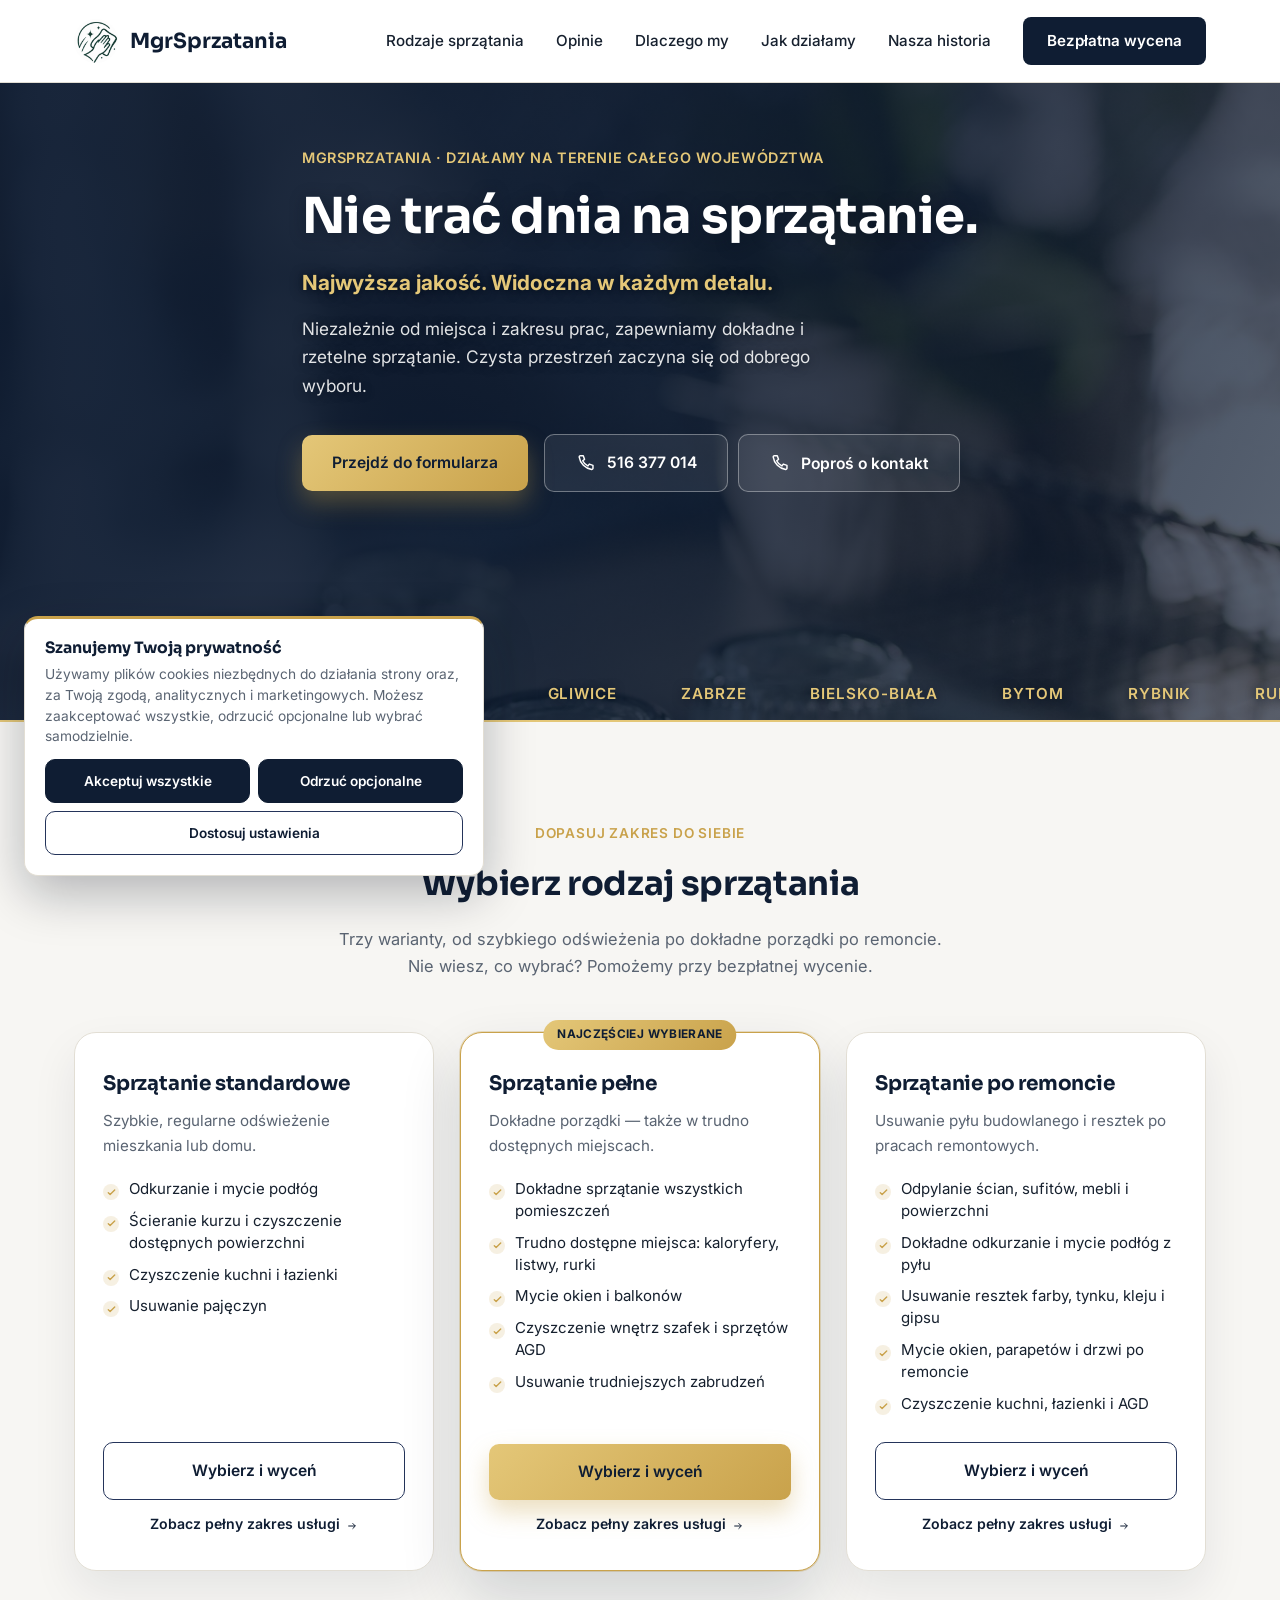
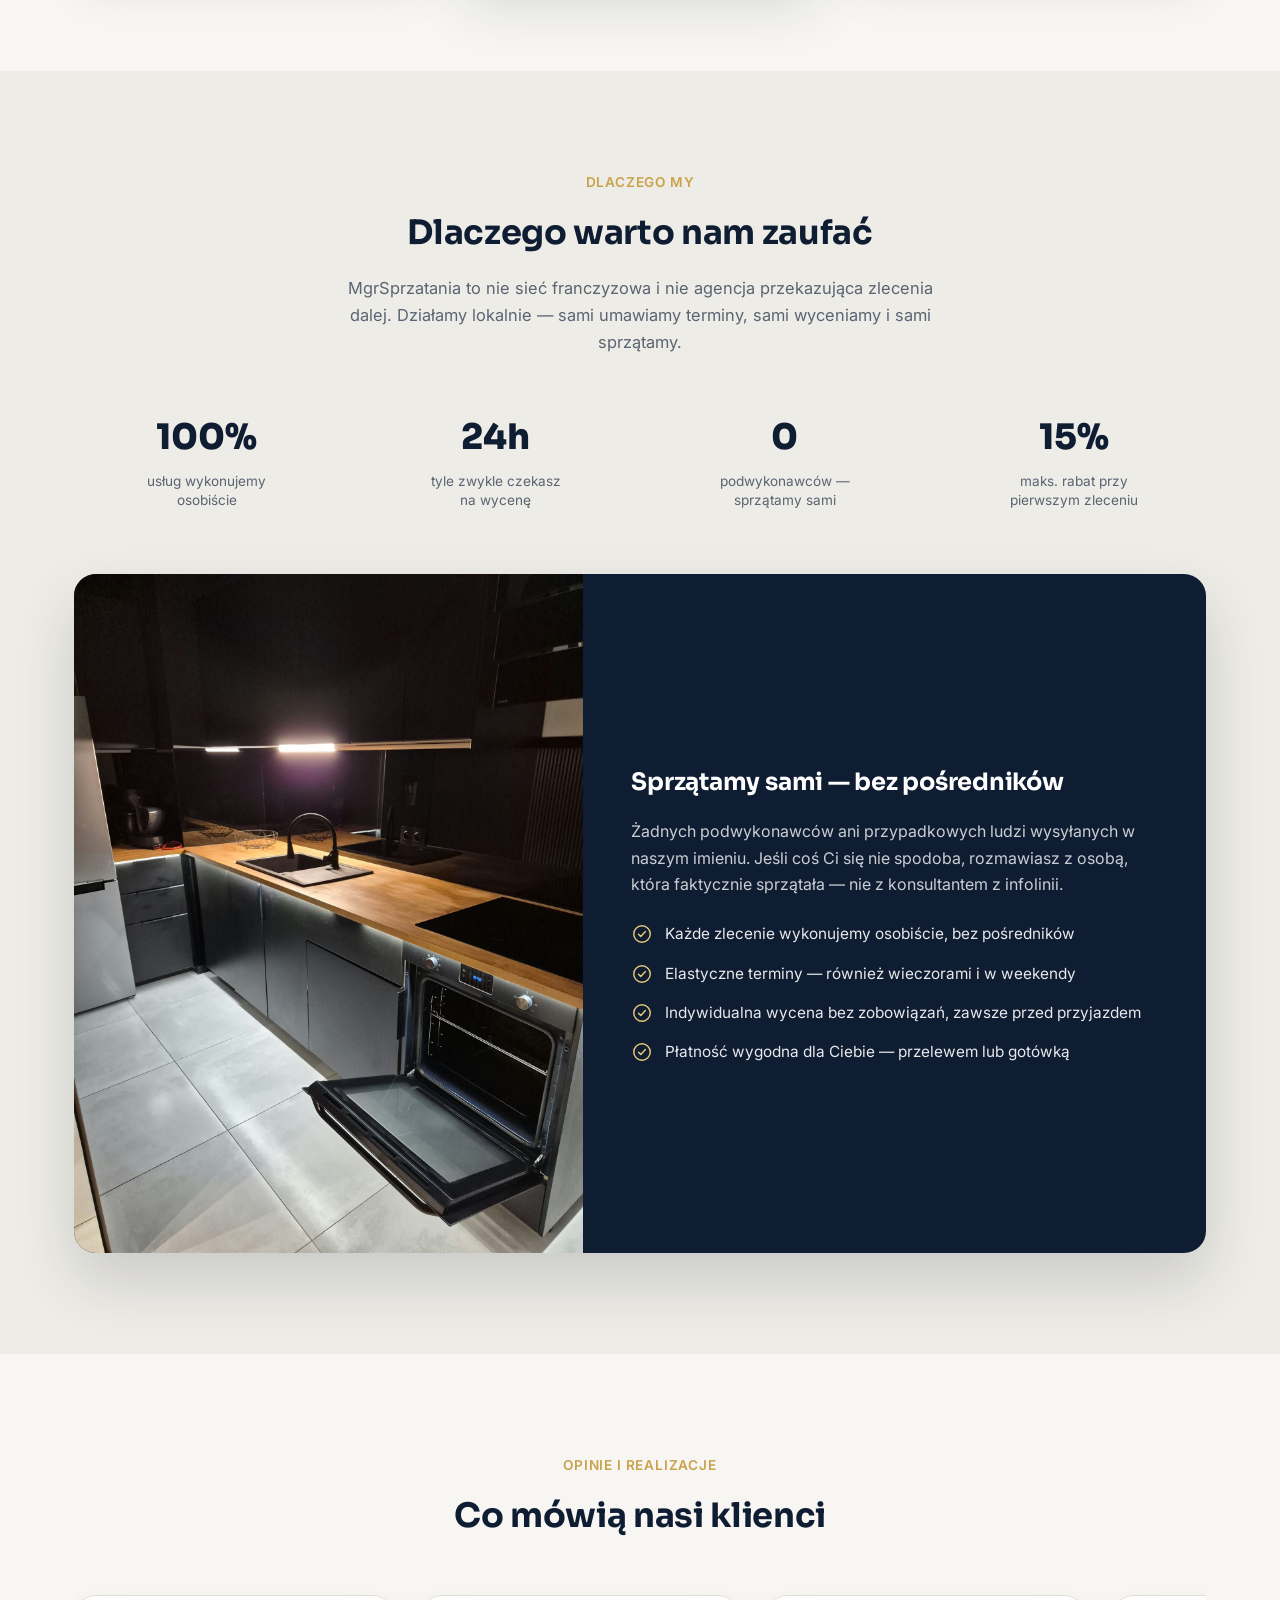
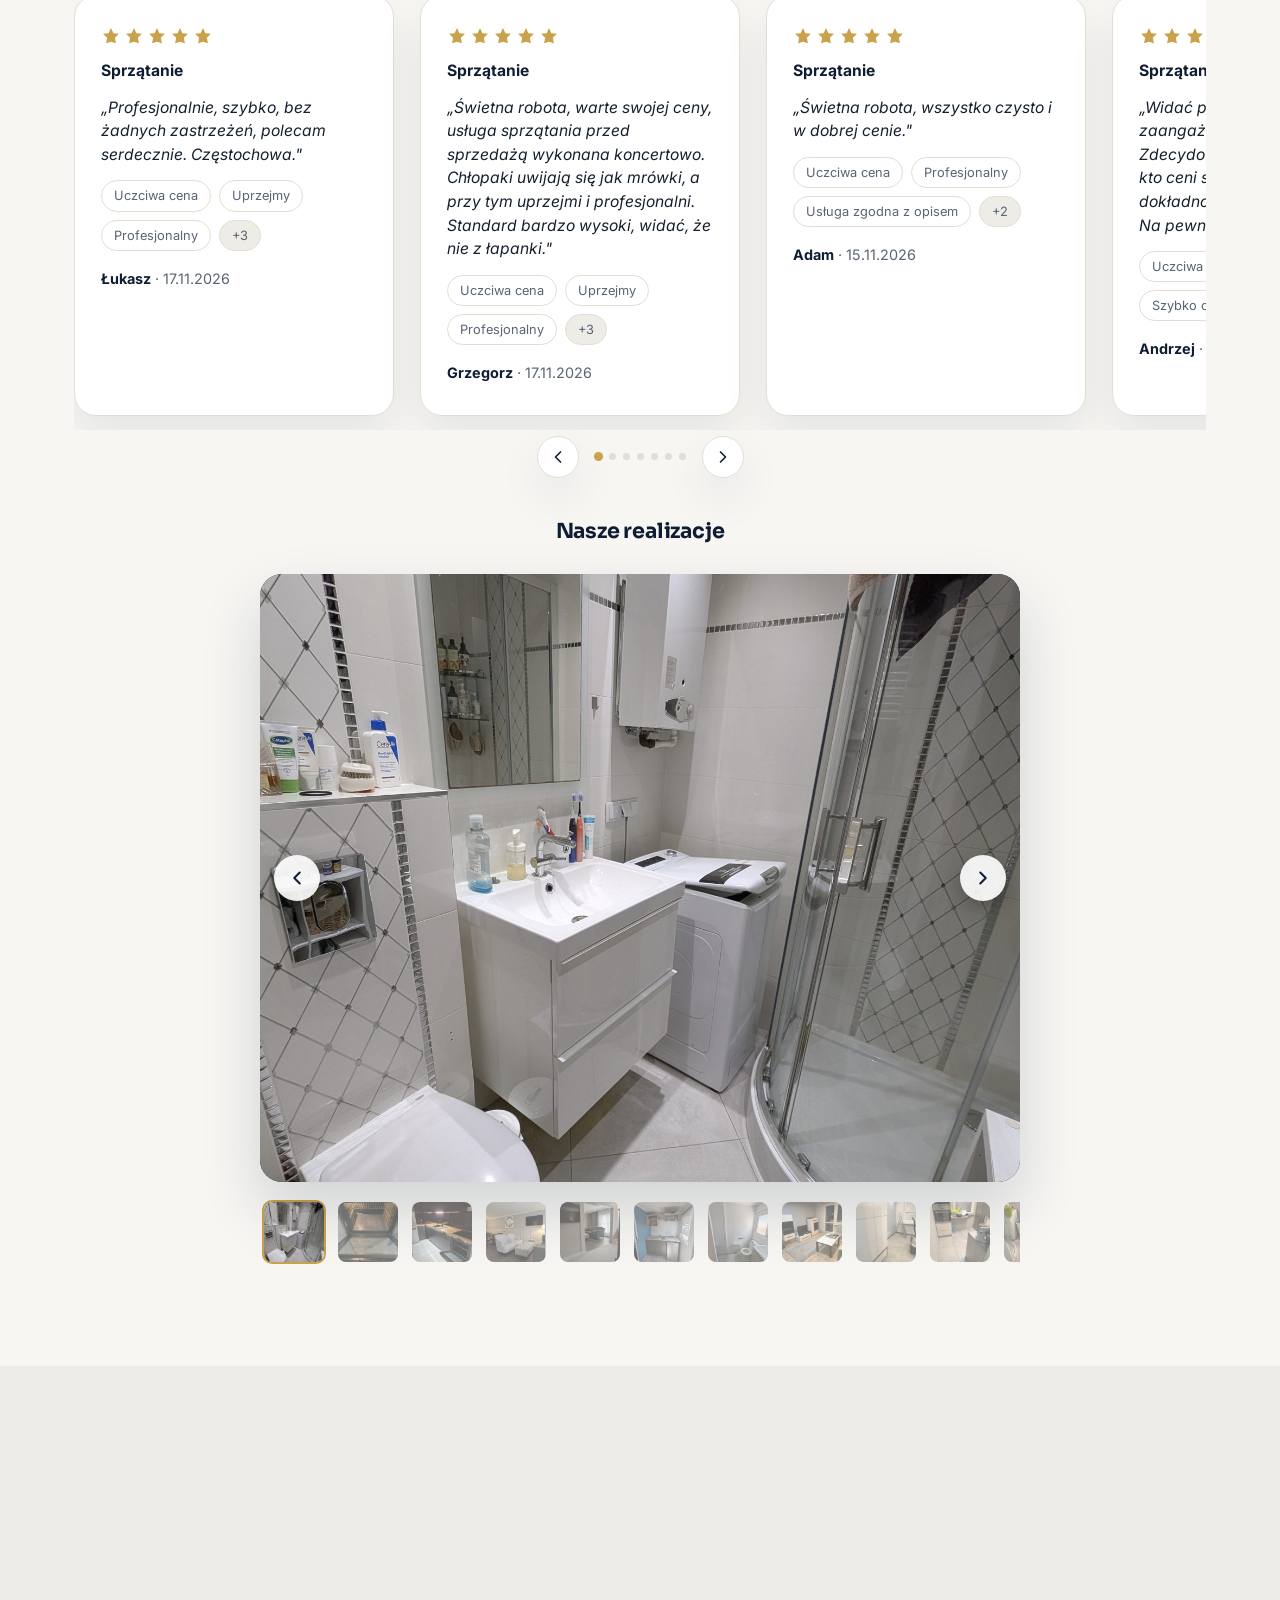
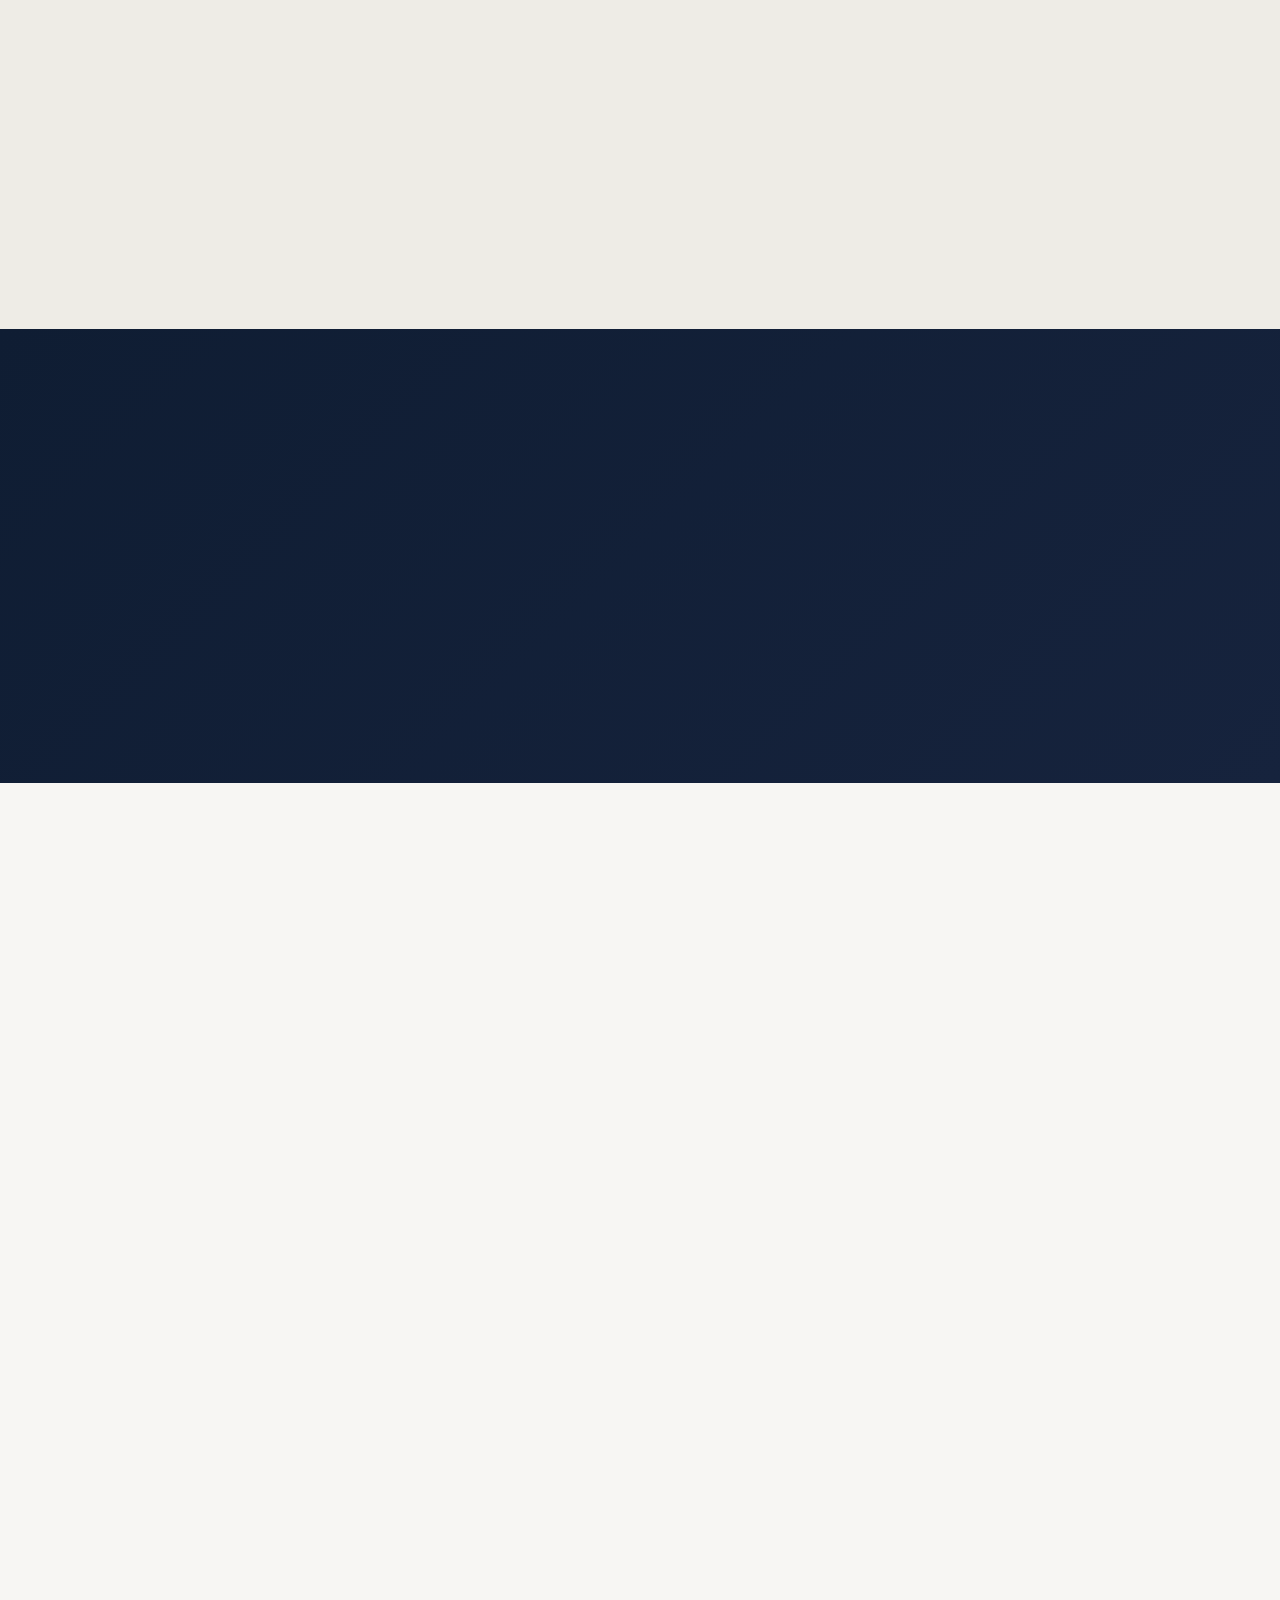
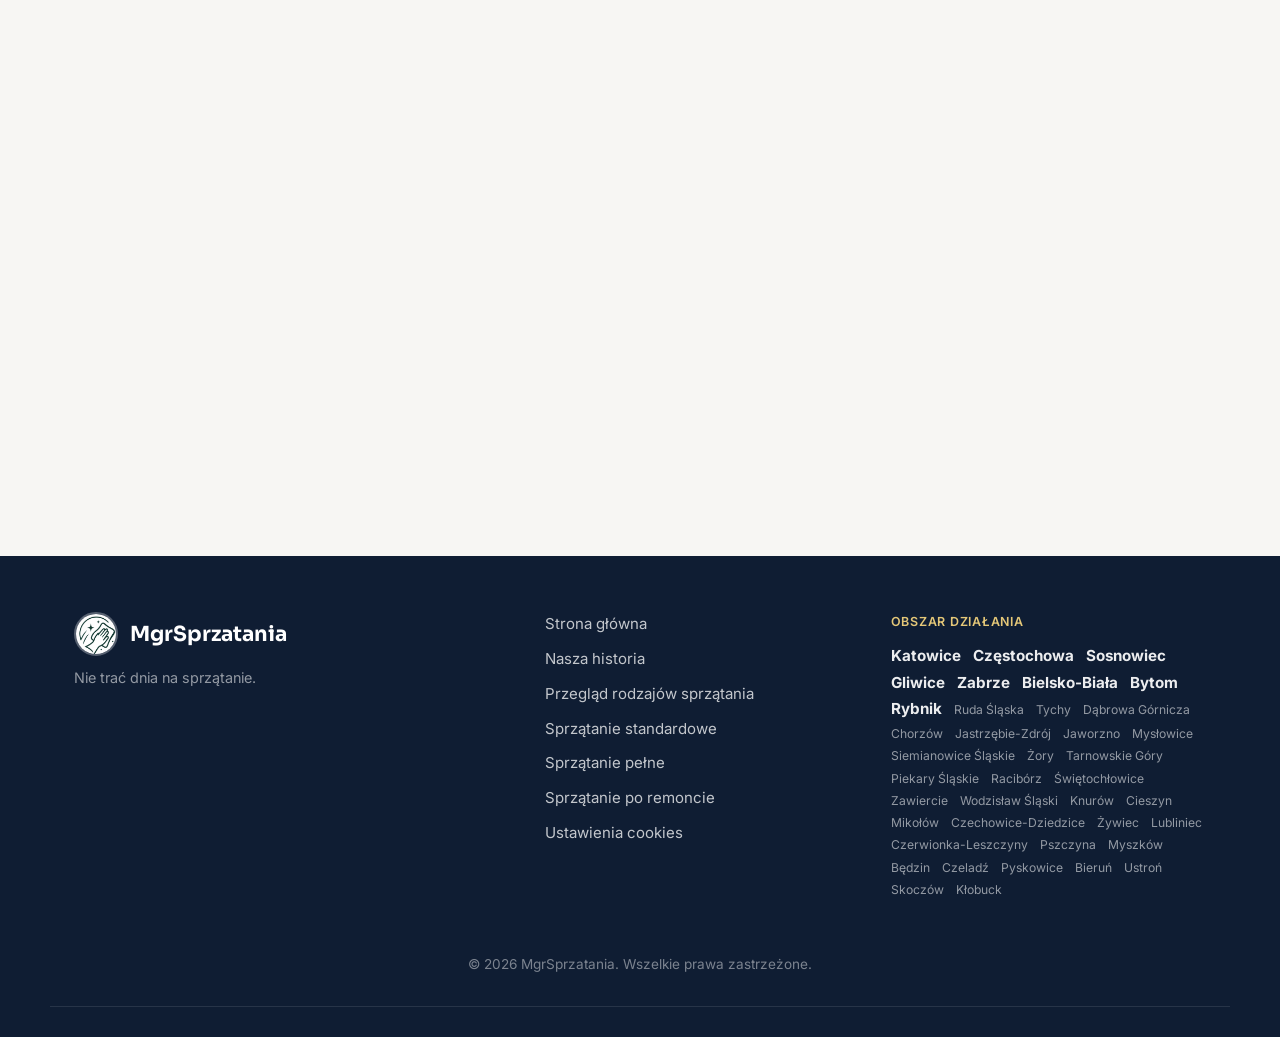
<file: index.html>
<!DOCTYPE html>
<html lang="pl">
<head>
<!-- Google Consent Mode v2 (domyślnie: brak zgód) -->
<script>
window.dataLayer = window.dataLayer || [];
function gtag(){dataLayer.push(arguments);}
gtag('consent', 'default', {
  'analytics_storage': 'denied',
  'ad_storage': 'denied',
  'ad_user_data': 'denied',
  'ad_personalization': 'denied',
  'wait_for_update': 500
});
</script>
<!-- End Google Consent Mode v2 -->
<script src="/assets/cookies.js?v=1"></script>
<!-- Google Tag Manager -->
<script>(function(w,d,s,l,i){w[l]=w[l]||[];w[l].push({'gtm.start':
new Date().getTime(),event:'gtm.js'});var f=d.getElementsByTagName(s)[0],
j=d.createElement(s),dl=l!='dataLayer'?'&l='+l:'';j.async=true;j.src=
'https://www.googletagmanager.com/gtm.js?id='+i+dl;f.parentNode.insertBefore(j,f);
})(window,document,'script','dataLayer','GTM-MZFPNL9S');</script>
<!-- End Google Tag Manager -->
<meta charset="UTF-8">
<meta name="viewport" content="width=device-width, initial-scale=1.0">
<title>MgrSprzatania – Profesjonalne sprzątanie mieszkań, domów i biur</title>
<meta name="description" content="Sprzątanie mieszkań, domów i biur na terenie Śląska. Sprzątamy bezpośrednio, bez pośredników i agencji. Indywidualna, bezpłatna wycena.">
<link rel="icon" href="favicon.ico" sizes="any">
<link rel="icon" type="image/png" sizes="192x192" href="assets/icon-192.png">
<link rel="icon" type="image/png" sizes="512x512" href="assets/icon-512.png">
<link rel="apple-touch-icon" sizes="180x180" href="assets/apple-touch-icon.png">
<link rel="preconnect" href="https://fonts.googleapis.com">
<link rel="preconnect" href="https://fonts.gstatic.com" crossorigin>
<link href="https://fonts.googleapis.com/css2?family=Sora:wght@600;700;800&family=Inter:wght@400;500;600;700&family=Dancing+Script:wght@600;700&display=swap" rel="stylesheet">
<link rel="stylesheet" href="styles.css?v=10">
<link rel="stylesheet" href="/assets/cookies.css?v=1">
<!-- Cloudflare Web Analytics -->
<script type='module' src='https://static.cloudflareinsights.com/beacon.min.js' data-cf-beacon='{"token": "cde91d074a4e402f97309ad45cde456e"}'></script>
<!-- End Cloudflare Web Analytics -->
</head>
<body>

<!-- Google Tag Manager (noscript) -->
<noscript><iframe src="https://www.googletagmanager.com/ns.html?id=GTM-MZFPNL9S"
height="0" width="0" style="display:none;visibility:hidden"></iframe></noscript>
<!-- End Google Tag Manager (noscript) -->
  <!-- HEADER -->
  <header class="site-header">
    <div class="container header-inner">
      <a href="#top" class="logo">
        <img src="assets/logo.jpg" alt="MgrSprzatania – logo" class="logo-img">
        <span class="logo-text">MgrSprzatania</span>
      </a>
      <nav class="nav">
        <div class="nav-links">
          <a href="#rodzaje">Rodzaje sprzątania</a>
          <a href="#opinie">Opinie</a>
          <a href="#dlaczego-my">Dlaczego my</a>
          <a href="#jak-dzialamy">Jak działamy</a>
          <a href="/Nasza-historia/">Nasza historia</a>
        </div>
        <a href="#kontakt" class="nav-cta">Bezpłatna wycena</a>
      </nav>
    </div>
  </header>

  <!-- 1. HERO -->
  <section class="hero" id="top">
    <div class="hero-media">
      <img src="assets/photos/kitchen-hero.jpg" alt="Czysta, zadbana kuchnia" class="hero-img">
      <div class="hero-overlay"></div>
    </div>
    <div class="container hero-inner">
      <p class="hero-kicker">MgrSprzatania · działamy na terenie całego województwa</p>
      <h1>Nie trać dnia na sprzątanie.</h1>
      <p class="hero-subtitle">Najwyższa jakość. Widoczna w każdym detalu.</p>
      <p class="hero-text">
        Niezależnie od miejsca i zakresu prac, zapewniamy dokładne i rzetelne sprzątanie.
        Czysta przestrzeń zaczyna się od dobrego wyboru.
      </p>
      <div class="hero-actions">
        <a href="#kontakt" class="btn btn-gold">Przejdź do formularza</a>
        <div class="hero-phone-group">
          <a href="tel:+48516377014" class="btn btn-ghost">
            <svg viewBox="0 0 24 24" fill="none" stroke="currentColor" stroke-width="1.6" stroke-linecap="round" stroke-linejoin="round"><path d="M6 4h3l1.4 4-2 1.6a11.5 11.5 0 0 0 5.6 5.6l1.6-2 4 1.4v3a1.4 1.4 0 0 1-1.5 1.4A16 16 0 0 1 4.6 5.5 1.4 1.4 0 0 1 6 4Z"/></svg>
            516 377 014
          </a>
          <button type="button" class="btn btn-ghost" id="open-callback-modal">
            <svg viewBox="0 0 24 24" fill="none" stroke="currentColor" stroke-width="1.6" stroke-linecap="round" stroke-linejoin="round"><path d="M6 4h3l1.4 4-2 1.6a11.5 11.5 0 0 0 5.6 5.6l1.6-2 4 1.4v3a1.4 1.4 0 0 1-1.5 1.4A16 16 0 0 1 4.6 5.5 1.4 1.4 0 0 1 6 4Z"/></svg>
            Poproś o kontakt
          </button>
        </div>
      </div>
    </div>
    <div class="hero-ticker" aria-label="Obsługujemy m.in.: Katowice, Częstochowa, Sosnowiec, Gliwice, Zabrze, Bielsko-Biała, Bytom, Rybnik, Ruda Śląska, Tychy, Dąbrowa Górnicza, Chorzów, Jastrzębie-Zdrój, Jaworzno, Mysłowice, Siemianowice Śląskie, Żory, Tarnowskie Góry, Piekary Śląskie, Racibórz, Świętochłowice, Zawiercie, Wodzisław Śląski, Knurów, Cieszyn, Mikołów, Czechowice-Dziedzice, Żywiec, Lubliniec, Czerwionka-Leszczyny, Pszczyna, Myszków, Będzin, Czeladź, Pyskowice, Bieruń, Ustroń, Skoczów, Kłobuck">
      <div class="hero-ticker-track" aria-hidden="true">
        <div class="hero-ticker-list"><span>Katowice</span><span>Częstochowa</span><span>Sosnowiec</span><span>Gliwice</span><span>Zabrze</span><span>Bielsko-Biała</span><span>Bytom</span><span>Rybnik</span><span>Ruda Śląska</span><span>Tychy</span><span>Dąbrowa Górnicza</span><span>Chorzów</span><span>Jastrzębie-Zdrój</span><span>Jaworzno</span><span>Mysłowice</span><span>Siemianowice Śląskie</span><span>Żory</span><span>Tarnowskie Góry</span><span>Piekary Śląskie</span><span>Racibórz</span><span>Świętochłowice</span><span>Zawiercie</span><span>Wodzisław Śląski</span><span>Knurów</span><span>Cieszyn</span><span>Mikołów</span><span>Czechowice-Dziedzice</span><span>Żywiec</span><span>Lubliniec</span><span>Czerwionka-Leszczyny</span><span>Pszczyna</span><span>Myszków</span><span>Będzin</span><span>Czeladź</span><span>Pyskowice</span><span>Bieruń</span><span>Ustroń</span><span>Skoczów</span><span>Kłobuck</span></div>
        <div class="hero-ticker-list"><span>Katowice</span><span>Częstochowa</span><span>Sosnowiec</span><span>Gliwice</span><span>Zabrze</span><span>Bielsko-Biała</span><span>Bytom</span><span>Rybnik</span><span>Ruda Śląska</span><span>Tychy</span><span>Dąbrowa Górnicza</span><span>Chorzów</span><span>Jastrzębie-Zdrój</span><span>Jaworzno</span><span>Mysłowice</span><span>Siemianowice Śląskie</span><span>Żory</span><span>Tarnowskie Góry</span><span>Piekary Śląskie</span><span>Racibórz</span><span>Świętochłowice</span><span>Zawiercie</span><span>Wodzisław Śląski</span><span>Knurów</span><span>Cieszyn</span><span>Mikołów</span><span>Czechowice-Dziedzice</span><span>Żywiec</span><span>Lubliniec</span><span>Czerwionka-Leszczyny</span><span>Pszczyna</span><span>Myszków</span><span>Będzin</span><span>Czeladź</span><span>Pyskowice</span><span>Bieruń</span><span>Ustroń</span><span>Skoczów</span><span>Kłobuck</span></div>
      </div>
    </div>
  </section>

  <!-- 2. WYBÓR RODZAJU SPRZĄTANIA -->
  <section id="rodzaje" class="cleaning-types">
    <div class="container">
      <p class="section-kicker reveal">Dopasuj zakres do siebie</p>
      <h2 class="section-title reveal">Wybierz rodzaj sprzątania</h2>
      <p class="section-subtitle reveal">
        Trzy warianty, od szybkiego odświeżenia po dokładne porządki po remoncie.
        Nie wiesz, co wybrać? Pomożemy przy bezpłatnej wycenie.
      </p>

      <div class="cleaning-types-grid">
        <div class="cleaning-type-card reveal">
          <h3>Sprzątanie standardowe</h3>
          <p class="cleaning-type-lead">Szybkie, regularne odświeżenie mieszkania lub domu.</p>
          <ul class="cleaning-type-list">
            <li>Odkurzanie i mycie podłóg</li>
            <li>Ścieranie kurzu i czyszczenie dostępnych powierzchni</li>
            <li>Czyszczenie kuchni i łazienki</li>
            <li>Usuwanie pajęczyn</li>
          </ul>
          <a href="#kontakt" class="btn btn-outline btn-full">Wybierz i wyceń</a>
          <a href="/sprzatanie-standardowe/" class="cleaning-type-more">Zobacz pełny zakres usługi</a>
        </div>

        <div class="cleaning-type-card cleaning-type-card-featured reveal">
          <span class="cleaning-type-badge">Najczęściej wybierane</span>
          <h3>Sprzątanie pełne</h3>
          <p class="cleaning-type-lead">Dokładne porządki — także w trudno dostępnych miejscach.</p>
          <ul class="cleaning-type-list">
            <li>Dokładne sprzątanie wszystkich pomieszczeń</li>
            <li>Trudno dostępne miejsca: kaloryfery, listwy, rurki</li>
            <li>Mycie okien i balkonów</li>
            <li>Czyszczenie wnętrz szafek i sprzętów AGD</li>
            <li>Usuwanie trudniejszych zabrudzeń</li>
          </ul>
          <a href="#kontakt" class="btn btn-gold btn-full">Wybierz i wyceń</a>
          <a href="/sprzatanie-pelne/" class="cleaning-type-more">Zobacz pełny zakres usługi</a>
        </div>

        <div class="cleaning-type-card reveal">
          <h3>Sprzątanie po remoncie</h3>
          <p class="cleaning-type-lead">Usuwanie pyłu budowlanego i resztek po pracach remontowych.</p>
          <ul class="cleaning-type-list">
            <li>Odpylanie ścian, sufitów, mebli i powierzchni</li>
            <li>Dokładne odkurzanie i mycie podłóg z pyłu</li>
            <li>Usuwanie resztek farby, tynku, kleju i gipsu</li>
            <li>Mycie okien, parapetów i drzwi po remoncie</li>
            <li>Czyszczenie kuchni, łazienki i AGD</li>
          </ul>
          <a href="#kontakt" class="btn btn-outline btn-full">Wybierz i wyceń</a>
          <a href="/sprzatanie-po-remoncie/" class="cleaning-type-more">Zobacz pełny zakres usługi</a>
        </div>
      </div>
    </div>
  </section>

  <!-- 3. DLACZEGO WARTO NAM ZAUFAĆ -->
  <section id="dlaczego-my" class="trust">
    <div class="container">
      <p class="section-kicker reveal">Dlaczego my</p>
      <h2 class="section-title reveal">Dlaczego warto nam zaufać</h2>
      <p class="section-subtitle reveal">
        MgrSprzatania to nie sieć franczyzowa i nie agencja przekazująca zlecenia dalej.
        Działamy lokalnie — sami umawiamy terminy, sami wyceniamy i sami sprzątamy.
      </p>

      <div class="trust-grid reveal">
        <div class="trust-item">
          <span class="trust-number">100%</span>
          <span class="trust-label">usług wykonujemy<br>osobiście</span>
        </div>
        <div class="trust-item">
          <span class="trust-number">24h</span>
          <span class="trust-label">tyle zwykle czekasz<br>na wycenę</span>
        </div>
        <div class="trust-item">
          <span class="trust-number">0</span>
          <span class="trust-label">podwykonawców —<br>sprzątamy sami</span>
        </div>
        <div class="trust-item">
          <span class="trust-number">15%</span>
          <span class="trust-label">maks. rabat przy<br>pierwszym zleceniu</span>
        </div>
      </div>

      <div class="trust-feature reveal">
        <div class="trust-feature-media">
          <img src="assets/photos/realizacja-04.jpg" alt="Nowoczesna, dokładnie wysprzątana kuchnia">
        </div>
        <div class="trust-feature-content">
          <h3>Sprzątamy sami — bez pośredników</h3>
          <p>
            Żadnych podwykonawców ani przypadkowych ludzi wysyłanych w naszym imieniu.
            Jeśli coś Ci się nie spodoba, rozmawiasz z osobą, która faktycznie sprzątała
            — nie z konsultantem z infolinii.
          </p>
          <ul class="trust-list">
            <li>
              <svg viewBox="0 0 24 24" fill="none" stroke="currentColor" stroke-width="1.6" stroke-linecap="round" stroke-linejoin="round"><circle cx="12" cy="12" r="9"/><path d="M8.2 12.3l2.5 2.5 5-5.4"/></svg>
              Każde zlecenie wykonujemy osobiście, bez pośredników
            </li>
            <li>
              <svg viewBox="0 0 24 24" fill="none" stroke="currentColor" stroke-width="1.6" stroke-linecap="round" stroke-linejoin="round"><circle cx="12" cy="12" r="9"/><path d="M8.2 12.3l2.5 2.5 5-5.4"/></svg>
              Elastyczne terminy — również wieczorami i w weekendy
            </li>
            <li>
              <svg viewBox="0 0 24 24" fill="none" stroke="currentColor" stroke-width="1.6" stroke-linecap="round" stroke-linejoin="round"><circle cx="12" cy="12" r="9"/><path d="M8.2 12.3l2.5 2.5 5-5.4"/></svg>
              Indywidualna wycena bez zobowiązań, zawsze przed przyjazdem
            </li>
            <li>
              <svg viewBox="0 0 24 24" fill="none" stroke="currentColor" stroke-width="1.6" stroke-linecap="round" stroke-linejoin="round"><circle cx="12" cy="12" r="9"/><path d="M8.2 12.3l2.5 2.5 5-5.4"/></svg>
              Płatność wygodna dla Ciebie — przelewem lub gotówką
            </li>
          </ul>
        </div>
      </div>
    </div>
  </section>

  <!-- 4. OPINIE I REALIZACJE -->
  <section id="opinie" class="reviews">
    <div class="container">
      <p class="section-kicker reveal">Opinie i realizacje</p>
      <h2 class="section-title reveal">Co mówią nasi klienci</h2>

      <div class="reviews-carousel-wrap reveal">
        <div class="reviews-carousel" id="reviews-carousel">

          <article class="review-card">
            <div class="review-stars" aria-label="Ocena 5 na 5">
              <svg viewBox="0 0 24 24"><path d="M12 2.5l2.9 6.1 6.6.8-4.9 4.6 1.3 6.6L12 18.9 6.1 20.6l1.3-6.6L2.5 9.4l6.6-.8z"/></svg>
              <svg viewBox="0 0 24 24"><path d="M12 2.5l2.9 6.1 6.6.8-4.9 4.6 1.3 6.6L12 18.9 6.1 20.6l1.3-6.6L2.5 9.4l6.6-.8z"/></svg>
              <svg viewBox="0 0 24 24"><path d="M12 2.5l2.9 6.1 6.6.8-4.9 4.6 1.3 6.6L12 18.9 6.1 20.6l1.3-6.6L2.5 9.4l6.6-.8z"/></svg>
              <svg viewBox="0 0 24 24"><path d="M12 2.5l2.9 6.1 6.6.8-4.9 4.6 1.3 6.6L12 18.9 6.1 20.6l1.3-6.6L2.5 9.4l6.6-.8z"/></svg>
              <svg viewBox="0 0 24 24"><path d="M12 2.5l2.9 6.1 6.6.8-4.9 4.6 1.3 6.6L12 18.9 6.1 20.6l1.3-6.6L2.5 9.4l6.6-.8z"/></svg>
            </div>
            <p class="review-category">Sprzątanie</p>
            <p class="review-text">„Profesjonalnie, szybko, bez żadnych zastrzeżeń, polecam serdecznie. Częstochowa."</p>
            <div class="review-tags">
              <span>Uczciwa cena</span>
              <span>Uprzejmy</span>
              <span>Profesjonalny</span>
              <span class="review-tag-more">+3</span>
            </div>
            <p class="review-meta"><strong>Łukasz</strong> · 17.11.2026</p>
          </article>

          <article class="review-card">
            <div class="review-stars" aria-label="Ocena 5 na 5">
              <svg viewBox="0 0 24 24"><path d="M12 2.5l2.9 6.1 6.6.8-4.9 4.6 1.3 6.6L12 18.9 6.1 20.6l1.3-6.6L2.5 9.4l6.6-.8z"/></svg>
              <svg viewBox="0 0 24 24"><path d="M12 2.5l2.9 6.1 6.6.8-4.9 4.6 1.3 6.6L12 18.9 6.1 20.6l1.3-6.6L2.5 9.4l6.6-.8z"/></svg>
              <svg viewBox="0 0 24 24"><path d="M12 2.5l2.9 6.1 6.6.8-4.9 4.6 1.3 6.6L12 18.9 6.1 20.6l1.3-6.6L2.5 9.4l6.6-.8z"/></svg>
              <svg viewBox="0 0 24 24"><path d="M12 2.5l2.9 6.1 6.6.8-4.9 4.6 1.3 6.6L12 18.9 6.1 20.6l1.3-6.6L2.5 9.4l6.6-.8z"/></svg>
              <svg viewBox="0 0 24 24"><path d="M12 2.5l2.9 6.1 6.6.8-4.9 4.6 1.3 6.6L12 18.9 6.1 20.6l1.3-6.6L2.5 9.4l6.6-.8z"/></svg>
            </div>
            <p class="review-category">Sprzątanie</p>
            <p class="review-text">„Świetna robota, warte swojej ceny, usługa sprzątania przed sprzedażą wykonana koncertowo. Chłopaki uwijają się jak mrówki, a przy tym uprzejmi i profesjonalni. Standard bardzo wysoki, widać, że nie z łapanki."</p>
            <div class="review-tags">
              <span>Uczciwa cena</span>
              <span>Uprzejmy</span>
              <span>Profesjonalny</span>
              <span class="review-tag-more">+3</span>
            </div>
            <p class="review-meta"><strong>Grzegorz</strong> · 17.11.2026</p>
          </article>

          <article class="review-card">
            <div class="review-stars" aria-label="Ocena 5 na 5">
              <svg viewBox="0 0 24 24"><path d="M12 2.5l2.9 6.1 6.6.8-4.9 4.6 1.3 6.6L12 18.9 6.1 20.6l1.3-6.6L2.5 9.4l6.6-.8z"/></svg>
              <svg viewBox="0 0 24 24"><path d="M12 2.5l2.9 6.1 6.6.8-4.9 4.6 1.3 6.6L12 18.9 6.1 20.6l1.3-6.6L2.5 9.4l6.6-.8z"/></svg>
              <svg viewBox="0 0 24 24"><path d="M12 2.5l2.9 6.1 6.6.8-4.9 4.6 1.3 6.6L12 18.9 6.1 20.6l1.3-6.6L2.5 9.4l6.6-.8z"/></svg>
              <svg viewBox="0 0 24 24"><path d="M12 2.5l2.9 6.1 6.6.8-4.9 4.6 1.3 6.6L12 18.9 6.1 20.6l1.3-6.6L2.5 9.4l6.6-.8z"/></svg>
              <svg viewBox="0 0 24 24"><path d="M12 2.5l2.9 6.1 6.6.8-4.9 4.6 1.3 6.6L12 18.9 6.1 20.6l1.3-6.6L2.5 9.4l6.6-.8z"/></svg>
            </div>
            <p class="review-category">Sprzątanie</p>
            <p class="review-text">„Świetna robota, wszystko czysto i w dobrej cenie."</p>
            <div class="review-tags">
              <span>Uczciwa cena</span>
              <span>Profesjonalny</span>
              <span>Usługa zgodna z opisem</span>
              <span class="review-tag-more">+2</span>
            </div>
            <p class="review-meta"><strong>Adam</strong> · 15.11.2026</p>
          </article>

          <article class="review-card">
            <div class="review-stars" aria-label="Ocena 5 na 5">
              <svg viewBox="0 0 24 24"><path d="M12 2.5l2.9 6.1 6.6.8-4.9 4.6 1.3 6.6L12 18.9 6.1 20.6l1.3-6.6L2.5 9.4l6.6-.8z"/></svg>
              <svg viewBox="0 0 24 24"><path d="M12 2.5l2.9 6.1 6.6.8-4.9 4.6 1.3 6.6L12 18.9 6.1 20.6l1.3-6.6L2.5 9.4l6.6-.8z"/></svg>
              <svg viewBox="0 0 24 24"><path d="M12 2.5l2.9 6.1 6.6.8-4.9 4.6 1.3 6.6L12 18.9 6.1 20.6l1.3-6.6L2.5 9.4l6.6-.8z"/></svg>
              <svg viewBox="0 0 24 24"><path d="M12 2.5l2.9 6.1 6.6.8-4.9 4.6 1.3 6.6L12 18.9 6.1 20.6l1.3-6.6L2.5 9.4l6.6-.8z"/></svg>
              <svg viewBox="0 0 24 24"><path d="M12 2.5l2.9 6.1 6.6.8-4.9 4.6 1.3 6.6L12 18.9 6.1 20.6l1.3-6.6L2.5 9.4l6.6-.8z"/></svg>
            </div>
            <p class="review-category">Sprzątanie</p>
            <p class="review-text">„Widać pełen profesjonalizm, zaangażowanie i staranność. Zdecydowanie polecam każdemu, kto ceni sobie czystość, dokładność i wysoką jakość usług. Na pewno skorzystam ponownie!"</p>
            <div class="review-tags">
              <span>Uczciwa cena</span>
              <span>Profesjonalny</span>
              <span>Szybko odpowiada</span>
            </div>
            <p class="review-meta"><strong>Andrzej</strong> · 08.11.2026</p>
          </article>

          <article class="review-card">
            <div class="review-stars" aria-label="Ocena 5 na 5">
              <svg viewBox="0 0 24 24"><path d="M12 2.5l2.9 6.1 6.6.8-4.9 4.6 1.3 6.6L12 18.9 6.1 20.6l1.3-6.6L2.5 9.4l6.6-.8z"/></svg>
              <svg viewBox="0 0 24 24"><path d="M12 2.5l2.9 6.1 6.6.8-4.9 4.6 1.3 6.6L12 18.9 6.1 20.6l1.3-6.6L2.5 9.4l6.6-.8z"/></svg>
              <svg viewBox="0 0 24 24"><path d="M12 2.5l2.9 6.1 6.6.8-4.9 4.6 1.3 6.6L12 18.9 6.1 20.6l1.3-6.6L2.5 9.4l6.6-.8z"/></svg>
              <svg viewBox="0 0 24 24"><path d="M12 2.5l2.9 6.1 6.6.8-4.9 4.6 1.3 6.6L12 18.9 6.1 20.6l1.3-6.6L2.5 9.4l6.6-.8z"/></svg>
              <svg viewBox="0 0 24 24"><path d="M12 2.5l2.9 6.1 6.6.8-4.9 4.6 1.3 6.6L12 18.9 6.1 20.6l1.3-6.6L2.5 9.4l6.6-.8z"/></svg>
            </div>
            <p class="review-category">Sprzątanie</p>
            <p class="review-text">„Thorough and professional. Did a great job of cleaning. I recommend."</p>
            <div class="review-tags">
              <span>Uprzejmy</span>
              <span>Profesjonalny</span>
              <span>Szybko odpowiada</span>
            </div>
            <p class="review-meta"><strong>Tarek</strong> · 19.10.2026</p>
          </article>

          <article class="review-card">
            <div class="review-stars" aria-label="Ocena 5 na 5">
              <svg viewBox="0 0 24 24"><path d="M12 2.5l2.9 6.1 6.6.8-4.9 4.6 1.3 6.6L12 18.9 6.1 20.6l1.3-6.6L2.5 9.4l6.6-.8z"/></svg>
              <svg viewBox="0 0 24 24"><path d="M12 2.5l2.9 6.1 6.6.8-4.9 4.6 1.3 6.6L12 18.9 6.1 20.6l1.3-6.6L2.5 9.4l6.6-.8z"/></svg>
              <svg viewBox="0 0 24 24"><path d="M12 2.5l2.9 6.1 6.6.8-4.9 4.6 1.3 6.6L12 18.9 6.1 20.6l1.3-6.6L2.5 9.4l6.6-.8z"/></svg>
              <svg viewBox="0 0 24 24"><path d="M12 2.5l2.9 6.1 6.6.8-4.9 4.6 1.3 6.6L12 18.9 6.1 20.6l1.3-6.6L2.5 9.4l6.6-.8z"/></svg>
              <svg viewBox="0 0 24 24"><path d="M12 2.5l2.9 6.1 6.6.8-4.9 4.6 1.3 6.6L12 18.9 6.1 20.6l1.3-6.6L2.5 9.4l6.6-.8z"/></svg>
            </div>
            <p class="review-category">Sprzątanie</p>
            <p class="review-text">„Polecam usługi, rzetelnie i profi."</p>
            <div class="review-tags">
              <span>Uczciwa cena</span>
              <span>Uprzejmy</span>
              <span>Profesjonalny</span>
              <span>Usługa zgodna z opisem</span>
            </div>
            <p class="review-meta"><strong>Bartosz</strong> · 07.10.2026</p>
          </article>

          <article class="review-card">
            <div class="review-stars" aria-label="Ocena 5 na 5">
              <svg viewBox="0 0 24 24"><path d="M12 2.5l2.9 6.1 6.6.8-4.9 4.6 1.3 6.6L12 18.9 6.1 20.6l1.3-6.6L2.5 9.4l6.6-.8z"/></svg>
              <svg viewBox="0 0 24 24"><path d="M12 2.5l2.9 6.1 6.6.8-4.9 4.6 1.3 6.6L12 18.9 6.1 20.6l1.3-6.6L2.5 9.4l6.6-.8z"/></svg>
              <svg viewBox="0 0 24 24"><path d="M12 2.5l2.9 6.1 6.6.8-4.9 4.6 1.3 6.6L12 18.9 6.1 20.6l1.3-6.6L2.5 9.4l6.6-.8z"/></svg>
              <svg viewBox="0 0 24 24"><path d="M12 2.5l2.9 6.1 6.6.8-4.9 4.6 1.3 6.6L12 18.9 6.1 20.6l1.3-6.6L2.5 9.4l6.6-.8z"/></svg>
              <svg viewBox="0 0 24 24"><path d="M12 2.5l2.9 6.1 6.6.8-4.9 4.6 1.3 6.6L12 18.9 6.1 20.6l1.3-6.6L2.5 9.4l6.6-.8z"/></svg>
            </div>
            <p class="review-category">Sprzątanie</p>
            <div class="review-tags">
              <span>Uczciwa cena</span>
              <span>Uprzejmy</span>
              <span>Profesjonalny</span>
              <span>Usługa zgodna z opisem</span>
            </div>
            <p class="review-meta"><strong>Magda</strong> · 23.09.2026</p>
          </article>

        </div>

        <div class="carousel-nav">
          <button type="button" class="carousel-nav-btn" id="reviews-prev" aria-label="Poprzednie opinie">
            <svg viewBox="0 0 24 24" fill="none" stroke="currentColor" stroke-width="2" stroke-linecap="round" stroke-linejoin="round"><path d="M15 6l-6 6 6 6"/></svg>
          </button>
          <div class="carousel-nav-dots" id="reviews-dots"></div>
          <button type="button" class="carousel-nav-btn" id="reviews-next" aria-label="Następne opinie">
            <svg viewBox="0 0 24 24" fill="none" stroke="currentColor" stroke-width="2" stroke-linecap="round" stroke-linejoin="round"><path d="M9 6l6 6-6 6"/></svg>
          </button>
        </div>
      </div>

      <h3 class="reviews-gallery-title reveal">Nasze realizacje</h3>

      <!-- Slider realizacji: aby dodać kolejne zdjęcie w przyszłości, wystarczy
           dopisać nowy <div class="gallery-slide"> z <img> na końcu listy poniżej —
           miniaturki i przyciski generują się automatycznie (patrz script.js). -->
      <div class="gallery-slider reveal" id="gallery-slider">
        <div class="gallery-slider-viewport">
          <button type="button" class="gallery-arrow gallery-arrow-prev" id="gallery-prev" aria-label="Poprzednie zdjęcie">
            <svg viewBox="0 0 24 24" fill="none" stroke="currentColor" stroke-width="2.2" stroke-linecap="round" stroke-linejoin="round"><path d="M15 6l-6 6 6 6"/></svg>
          </button>
          <div class="gallery-slider-track" id="gallery-slider-track">
            <div class="gallery-slide"><img src="assets/photos/realizacja-lazienka.jpg" alt="Wysprzątana łazienka — kabina prysznicowa i umywalka" loading="lazy"></div>
            <div class="gallery-slide"><img src="assets/photos/realizacja-11.jpg" alt="Dokładnie wyczyszczony piekarnik" loading="lazy"></div>
            <div class="gallery-slide"><img src="assets/photos/realizacja-04.jpg" alt="Nowoczesna kuchnia po sprzątaniu" loading="lazy"></div>
            <div class="gallery-slide"><img src="assets/photos/realizacja-02.jpg" alt="Czysta kuchnia w zabudowie kompaktowej" loading="lazy"></div>
            <div class="gallery-slide"><img src="assets/photos/realizacja-03.jpg" alt="Zadbana łazienka w stylu kompaktowym" loading="lazy"></div>
            <div class="gallery-slide"><img src="assets/photos/realizacja-05.jpg" alt="Elegancka przestrzeń wypoczynkowa po sprzątaniu" loading="lazy"></div>
            <div class="gallery-slide"><img src="assets/photos/realizacja-06.jpg" alt="Zadbany salon z częścią wypoczynkową" loading="lazy"></div>
            <div class="gallery-slide"><img src="assets/photos/realizacja-07.jpg" alt="Łazienka po sprzątaniu" loading="lazy"></div>
            <div class="gallery-slide"><img src="assets/photos/realizacja-08.jpg" alt="Kuchnia w trakcie porządków" loading="lazy"></div>
            <div class="gallery-slide"><img src="assets/photos/realizacja-09.jpg" alt="Przygotowanie pomieszczenia do sprzątania po remoncie" loading="lazy"></div>
            <div class="gallery-slide"><img src="assets/photos/realizacja-10.jpg" alt="Porządki w salonie" loading="lazy"></div>
            <div class="gallery-slide"><img src="assets/photos/realizacja-12.jpg" alt="Sprzątanie kuchni u klienta" loading="lazy"></div>
            <div class="gallery-slide"><img src="assets/photos/realizacja-13.jpg" alt="Łazienka przygotowywana do sprzątania po remoncie" loading="lazy"></div>
          </div>
          <button type="button" class="gallery-arrow gallery-arrow-next" id="gallery-next" aria-label="Następne zdjęcie">
            <svg viewBox="0 0 24 24" fill="none" stroke="currentColor" stroke-width="2.2" stroke-linecap="round" stroke-linejoin="round"><path d="M9 6l6 6-6 6"/></svg>
          </button>
        </div>
        <div class="gallery-thumbs" id="gallery-thumbs"></div>
      </div>
    </div>
  </section>

  <!-- 5. JAK DZIAŁAMY -->
  <section id="jak-dzialamy" class="process">
    <div class="container">
      <p class="section-kicker reveal">Proces współpracy</p>
      <h2 class="section-title reveal">Jak to działa</h2>
      <p class="section-subtitle reveal">Od pierwszego kontaktu do gotowego efektu — bez niespodzianek w cenie.</p>

      <div class="process-grid">
        <div class="process-step reveal">
          <span class="process-number">01</span>
          <h4>Zapytanie</h4>
          <p>Wypełniasz formularz lub dzwonisz — podajesz metraż, typ usługi i preferowany termin.</p>
        </div>
        <div class="process-step reveal">
          <span class="process-number">02</span>
          <h4>Wycena</h4>
          <p>Odpowiadamy zwykle w ciągu 24h z indywidualną propozycją cenową, bez zobowiązań.</p>
        </div>
        <div class="process-step reveal">
          <span class="process-number">03</span>
          <h4>Sprzątanie</h4>
          <p>Przyjeżdżamy w umówionym terminie, z własnym sprzętem i środkami czystości.</p>
        </div>
        <div class="process-step reveal">
          <span class="process-number">04</span>
          <h4>Efekt</h4>
          <p>Sprawdzamy efekt razem, na miejscu.</p>
        </div>
      </div>
    </div>
  </section>

  <!-- PROMOCJA -->
  <section class="promo">
    <div class="container promo-inner">
      <h2 class="promo-title reveal">-15% zniżki</h2>
      <p class="promo-subtitle reveal">Rabaty łączą się — sprawdź, na co się kwalifikujesz</p>
      <div class="promo-chips promo-chips-2 reveal">
        <div class="promo-chip">
          <span class="promo-percent">-10%</span>
          <span class="promo-label">na pierwsze sprzątanie</span>
        </div>
        <div class="promo-chip">
          <span class="promo-percent">-5%</span>
          <span class="promo-label">dla osób powyżej 60 lat</span>
        </div>
      </div>
    </div>
  </section>

  <!-- 6. FORMULARZ BEZPŁATNEJ WYCENY -->
  <section id="kontakt" class="contact">
    <div class="container contact-inner">
      <div class="contact-heading reveal">
        <p class="section-kicker">Bezpłatna wycena</p>
        <h2 class="section-title">Zapytaj, ile to będzie kosztować</h2>
      </div>

      <form id="quote-form" class="quote-form reveal" action="https://formspree.io/f/moevdkwk" method="POST" novalidate>
        <input type="hidden" name="_subject" value="Nowe zapytanie o wycenę – MgrSprzatania">

        <!-- RODZAJ SPRZĄTANIA — na górze formularza, karty jedna obok drugiej -->
        <div class="form-row form-row-full">
          <label>Rodzaj sprzątania *</label>
          <a href="/rodzaje-sprzatania/" class="field-help-link">Nie wiesz, jaki rodzaj wybrać?</a>
          <div class="accordion accordion-horizontal" id="cleaning-accordion">

            <div class="accordion-item" data-value="Sprzątanie standardowe">
              <button type="button" class="accordion-header">
                <span class="accordion-header-text">
                  <span class="accordion-title">Sprzątanie standardowe</span>
                  <span class="accordion-short">Szybkie, regularne odświeżenie mieszkania lub domu.</span>
                </span>
                <svg class="accordion-chevron" viewBox="0 0 24 24" fill="none" stroke="currentColor" stroke-width="1.8" stroke-linecap="round" stroke-linejoin="round"><path d="M6 9l6 6 6-6"/></svg>
              </button>
              <div class="accordion-panel">
                <div class="accordion-panel-inner">
                  <ul class="accordion-list">
                    <li>Odkurzanie i mycie podłóg</li>
                    <li>Ścieranie kurzu i czyszczenie dostępnych powierzchni</li>
                    <li>Czyszczenie kuchni i łazienki</li>
                    <li>Usuwanie pajęczyn</li>
                  </ul>
                </div>
              </div>
            </div>

            <div class="accordion-item" data-value="Sprzątanie pełne">
              <button type="button" class="accordion-header">
                <span class="accordion-header-text">
                  <span class="accordion-title">Sprzątanie pełne</span>
                  <span class="accordion-short">Dokładne porządki — także w trudno dostępnych miejscach.</span>
                </span>
                <svg class="accordion-chevron" viewBox="0 0 24 24" fill="none" stroke="currentColor" stroke-width="1.8" stroke-linecap="round" stroke-linejoin="round"><path d="M6 9l6 6 6-6"/></svg>
              </button>
              <div class="accordion-panel">
                <div class="accordion-panel-inner">
                  <ul class="accordion-list">
                    <li>Dokładne sprzątanie wszystkich pomieszczeń</li>
                    <li>Czyszczenie trudno dostępnych miejsc: kaloryfery, listwy przypodłogowe, rurki itd.</li>
                    <li>Mycie okien i balkonów</li>
                    <li>Czyszczenie wnętrz szafek i sprzętów AGD</li>
                    <li>Usuwanie trudniejszych zabrudzeń</li>
                  </ul>
                </div>
              </div>
            </div>

            <div class="accordion-item" data-value="Sprzątanie po remoncie">
              <button type="button" class="accordion-header">
                <span class="accordion-header-text">
                  <span class="accordion-title">Sprzątanie po remoncie</span>
                  <span class="accordion-short">Usuwanie pyłu budowlanego i resztek po pracach remontowych.</span>
                </span>
                <svg class="accordion-chevron" viewBox="0 0 24 24" fill="none" stroke="currentColor" stroke-width="1.8" stroke-linecap="round" stroke-linejoin="round"><path d="M6 9l6 6 6-6"/></svg>
              </button>
              <div class="accordion-panel">
                <div class="accordion-panel-inner">
                  <ul class="accordion-list">
                    <li>Odpylanie ścian, sufitów, mebli i innych powierzchni</li>
                    <li>Dokładne odkurzanie i mycie podłóg z pyłu budowlanego</li>
                    <li>Usuwanie resztek farby, tynku, kleju i gipsu</li>
                    <li>Mycie okien, parapetów i drzwi po remoncie</li>
                    <li>Czyszczenie kuchni, łazienki i sprzętów AGD</li>
                    <li>Zakres prac ustalany na podstawie stanu mieszkania</li>
                  </ul>
                </div>
              </div>
            </div>

          </div>
          <input type="hidden" id="cleaning-type-input" name="rodzaj_sprzatania" value="">
          <span class="field-warning" id="cleaning-type-warning" hidden>Wybierz rodzaj sprzątania.</span>
        </div>

        <div class="form-row form-row-full">
          <label for="name">Imię i nazwisko *</label>
          <input type="text" id="name" name="name" required placeholder="Jan Kowalski">
        </div>

        <div class="form-row form-row-full">
          <label for="phone">Telefon *</label>
          <input type="tel" id="phone" name="phone" required inputmode="numeric" pattern="[0-9]{9}" minlength="9" maxlength="9" placeholder="600000000" title="Polski numer telefonu: 9 cyfr, np. 600000000">
          <span class="field-warning" id="phone-warning" hidden>Numer telefonu powinien mieć 9 cyfr.</span>
        </div>

        <!-- Poniższe pola są widoczne od razu, niezależnie od wyboru rodzaju sprzątania -->
        <div class="form-row form-row-full">
          <label class="checkbox-item-standalone" for="pets-checkbox">
            <input type="checkbox" id="pets-checkbox" name="zwierzeta" value="Tak">
            <span>Obecność zwierząt domowych</span>
          </label>
        </div>

        <div class="form-row form-row-full">
          <label>Rodzaj obiektu *</label>
          <div class="tile-group" id="object-type-tiles">
            <button type="button" class="tile-option" data-value="Mieszkanie">Mieszkanie</button>
            <button type="button" class="tile-option" data-value="Dom">Dom</button>
            <button type="button" class="tile-option" data-value="Biuro">Biuro</button>
            <button type="button" class="tile-option" data-value="Inny">Inny</button>
          </div>
          <input type="hidden" id="object-type-input" name="rodzaj_obiektu" value="">
          <span class="field-warning" id="object-type-warning" hidden>Wybierz rodzaj obiektu.</span>
        </div>

        <div class="form-row form-row-full">
          <label for="area">Metraż (m²)</label>
          <input type="number" id="area" name="area" min="1" step="1" inputmode="numeric" placeholder="Np. 60">
        </div>

        <div class="form-row form-row-full">
          <label for="other-text">Inne (opcjonalnie)</label>
          <textarea id="other-text" name="message" rows="4" placeholder="Opisz dodatkowe usługi lub swoje oczekiwania..."></textarea>
        </div>

        <div class="form-row form-row-full">
          <button type="submit" class="btn btn-gold btn-full">Wyślij zapytanie</button>
        </div>

        <p id="form-status" class="form-status" role="status"></p>

        <div class="form-contact-details">
          <a href="tel:+48516377014" class="contact-detail">
            <svg viewBox="0 0 24 24" fill="none" stroke="currentColor" stroke-width="1.6" stroke-linecap="round" stroke-linejoin="round"><path d="M6 4h3l1.4 4-2 1.6a11.5 11.5 0 0 0 5.6 5.6l1.6-2 4 1.4v3a1.4 1.4 0 0 1-1.5 1.4A16 16 0 0 1 4.6 5.5 1.4 1.4 0 0 1 6 4Z"/></svg>
            <span>516 377 014</span>
          </a>
          <a href="mailto:kontakt@sprzatanie.slask.pl" class="contact-detail">
            <svg viewBox="0 0 24 24" fill="none" stroke="currentColor" stroke-width="1.6" stroke-linecap="round" stroke-linejoin="round"><rect x="3.5" y="5.5" width="17" height="13" rx="1.4"/><path d="M4.5 6.5 12 12.5l7.5-6"/></svg>
            <span>kontakt@sprzatanie.slask.pl</span>
          </a>
          <div class="contact-detail">
            <svg viewBox="0 0 24 24" fill="none" stroke="currentColor" stroke-width="1.6" stroke-linecap="round" stroke-linejoin="round"><path d="M12 21s-6.5-5.9-6.5-11A6.5 6.5 0 0 1 18.5 10c0 5.1-6.5 11-6.5 11Z"/><circle cx="12" cy="10" r="2.3"/></svg>
            <span>Śląsk i okolice</span>
          </div>
        </div>
      </form>
    </div>
  </section>

  <!-- FOOTER -->
  <footer class="site-footer">
    <div class="container footer-inner">
      <div class="footer-brand">
        <div class="logo">
          <img src="assets/logo.jpg" alt="MgrSprzatania – logo" class="logo-img">
          <span class="logo-text">MgrSprzatania</span>
        </div>
        <p class="footer-tagline">Nie trać dnia na sprzątanie.</p>
      </div>
      <nav class="footer-nav">
        <a href="#top">Strona główna</a>
        <a href="/Nasza-historia/">Nasza historia</a>
        <a href="/rodzaje-sprzatania/">Przegląd rodzajów sprzątania</a>
        <a href="/sprzatanie-standardowe/">Sprzątanie standardowe</a>
        <a href="/sprzatanie-pelne/">Sprzątanie pełne</a>
        <a href="/sprzatanie-po-remoncie/">Sprzątanie po remoncie</a>
        <a href="#" class="cc-open" data-cc-open>Ustawienia cookies</a>
      </nav>
      <div class="footer-areas">
        <p class="footer-areas-title">Obszar działania</p>
        <ul class="footer-areas-list"><li class="is-major">Katowice</li><li class="is-major">Częstochowa</li><li class="is-major">Sosnowiec</li><li class="is-major">Gliwice</li><li class="is-major">Zabrze</li><li class="is-major">Bielsko-Biała</li><li class="is-major">Bytom</li><li class="is-major">Rybnik</li><li>Ruda Śląska</li><li>Tychy</li><li>Dąbrowa Górnicza</li><li>Chorzów</li><li>Jastrzębie-Zdrój</li><li>Jaworzno</li><li>Mysłowice</li><li>Siemianowice Śląskie</li><li>Żory</li><li>Tarnowskie Góry</li><li>Piekary Śląskie</li><li>Racibórz</li><li>Świętochłowice</li><li>Zawiercie</li><li>Wodzisław Śląski</li><li>Knurów</li><li>Cieszyn</li><li>Mikołów</li><li>Czechowice-Dziedzice</li><li>Żywiec</li><li>Lubliniec</li><li>Czerwionka-Leszczyny</li><li>Pszczyna</li><li>Myszków</li><li>Będzin</li><li>Czeladź</li><li>Pyskowice</li><li>Bieruń</li><li>Ustroń</li><li>Skoczów</li><li>Kłobuck</li></ul>
      </div>
      <p class="footer-copy">&copy; <span id="year"></span> MgrSprzatania. Wszelkie prawa zastrzeżone.</p>
    </div>
  </footer>

  <!-- MODAL: "Poproś o kontakt" — szybkie zostawienie numeru telefonu -->
  <div class="modal-overlay" id="callback-modal-overlay" hidden>
    <div class="modal-box" role="dialog" aria-modal="true" aria-labelledby="callback-modal-title">
      <button type="button" class="modal-close" id="callback-modal-close" aria-label="Zamknij okno">
        <svg viewBox="0 0 24 24" fill="none" stroke="currentColor" stroke-width="2" stroke-linecap="round" stroke-linejoin="round"><path d="M6 6l12 12M18 6L6 18"/></svg>
      </button>
      <h3 id="callback-modal-title" class="modal-title">Zostaw nam swój numer</h3>
      <p class="modal-subtitle">Oddzwonimy tak szybko jak to możliwe.</p>
      <form id="callback-form" action="https://formspree.io/f/moevdkwk" method="POST" novalidate>
        <input type="hidden" name="_subject" value="Prośba o kontakt telefoniczny – MgrSprzatania">
        <div class="form-row">
          <label for="callback-phone">Numer telefonu *</label>
          <input type="tel" id="callback-phone" name="telefon" required inputmode="numeric" pattern="[0-9]{9}" minlength="9" maxlength="9" placeholder="600000000" title="Polski numer telefonu: 9 cyfr, np. 600000000">
          <span class="field-warning" id="callback-phone-warning" hidden>Numer telefonu powinien mieć 9 cyfr.</span>
        </div>
        <button type="submit" class="btn btn-gold btn-full">Wyślij numer</button>
        <p id="callback-status" class="form-status" role="status"></p>
      </form>
    </div>
  </div>

  <!-- NAWIGACJA SEKCYJNA (tylko telefony, <=720px) -->
  <nav class="snav" id="snav" aria-label="Nawigacja po sekcjach strony">
    <ol class="snav-list">
      <li><a class="snav-dot" href="#top" data-snav-target="top" aria-label="Start"><span class="snav-label">Start</span></a></li>
      <li><a class="snav-dot" href="#rodzaje" data-snav-target="rodzaje" aria-label="Rodzaje sprzątania"><span class="snav-label">Rodzaje sprzątania</span></a></li>
      <li><a class="snav-dot" href="#dlaczego-my" data-snav-target="dlaczego-my" aria-label="Dlaczego my"><span class="snav-label">Dlaczego my</span></a></li>
      <li><a class="snav-dot" href="#opinie" data-snav-target="opinie" aria-label="Opinie i realizacje"><span class="snav-label">Opinie i realizacje</span></a></li>
      <li><a class="snav-dot" href="#jak-dzialamy" data-snav-target="jak-dzialamy" aria-label="Jak działamy"><span class="snav-label">Jak działamy</span></a></li>
      <li><a class="snav-dot" href="#kontakt" data-snav-target="kontakt" aria-label="Wycena"><span class="snav-label">Wycena</span></a></li>
    </ol>
  </nav>

  <script src="script.js?v=4"></script>
</body>
</html>
</file>
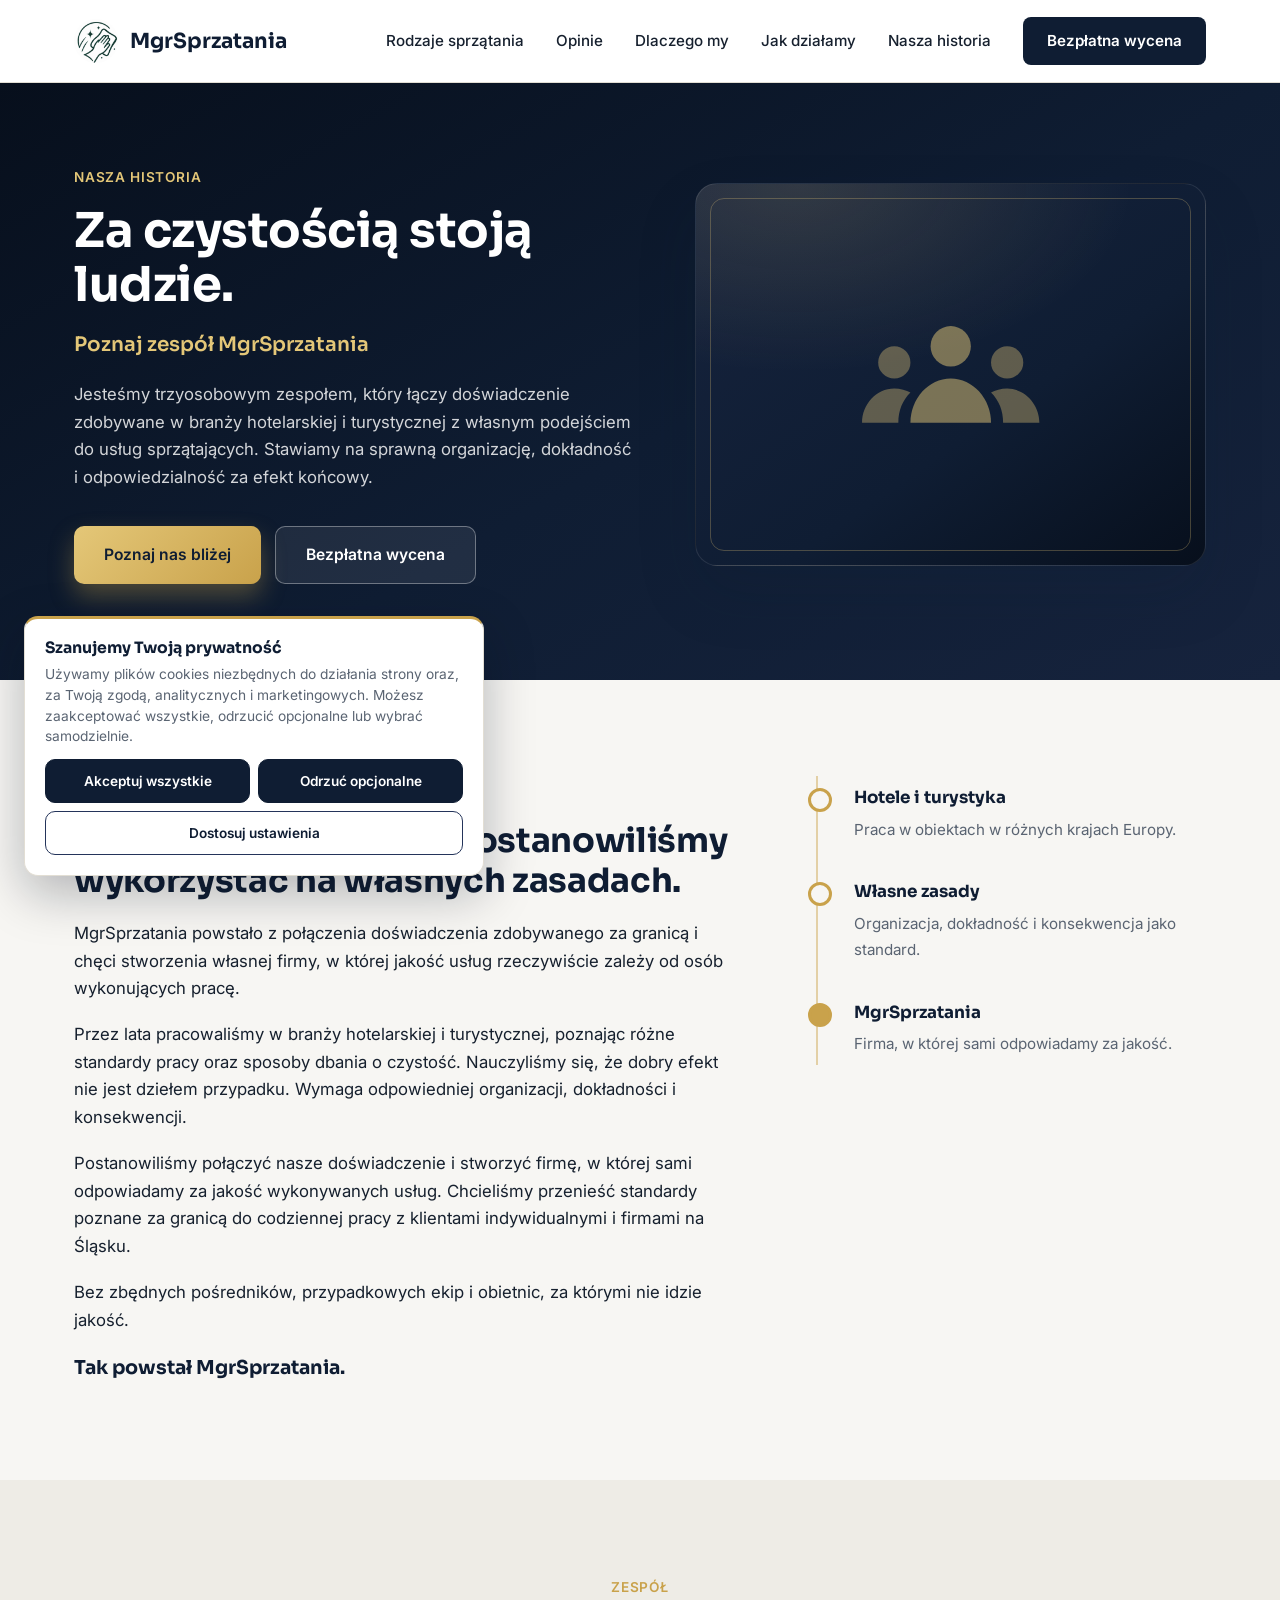
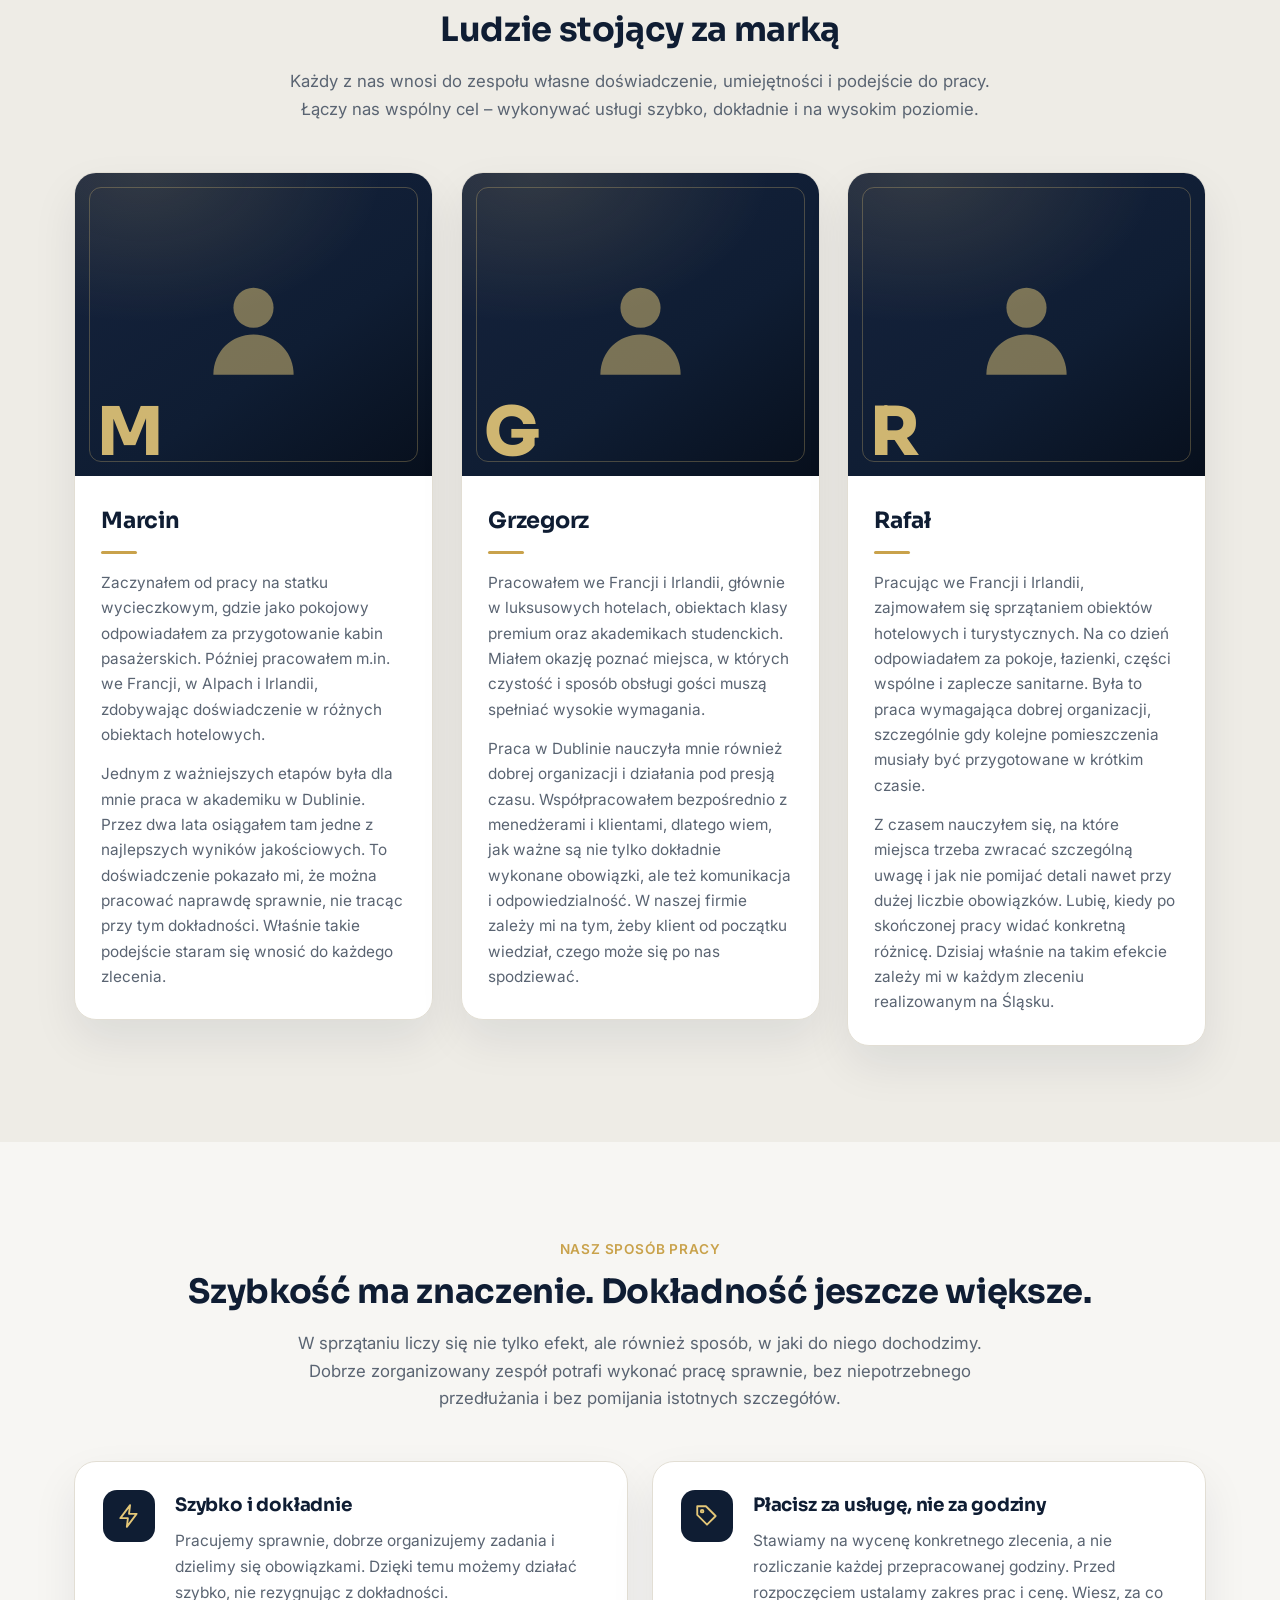
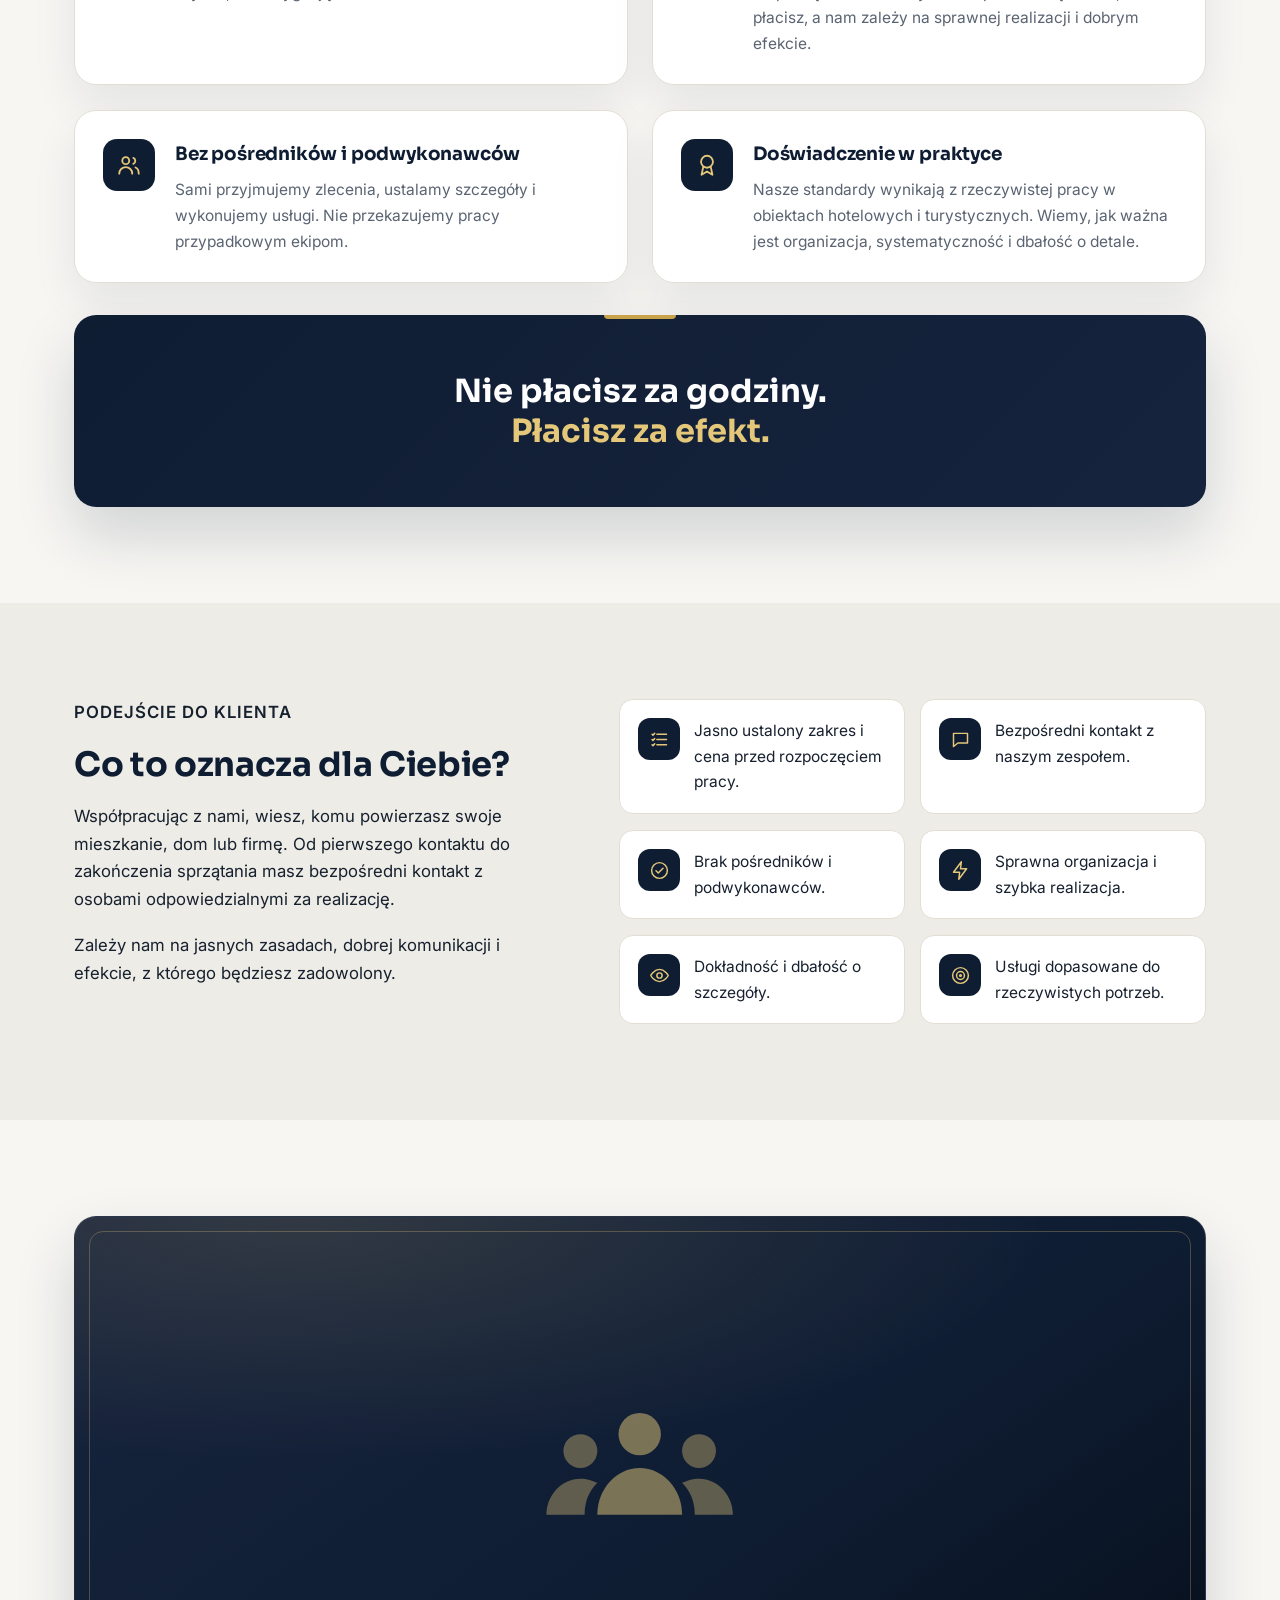
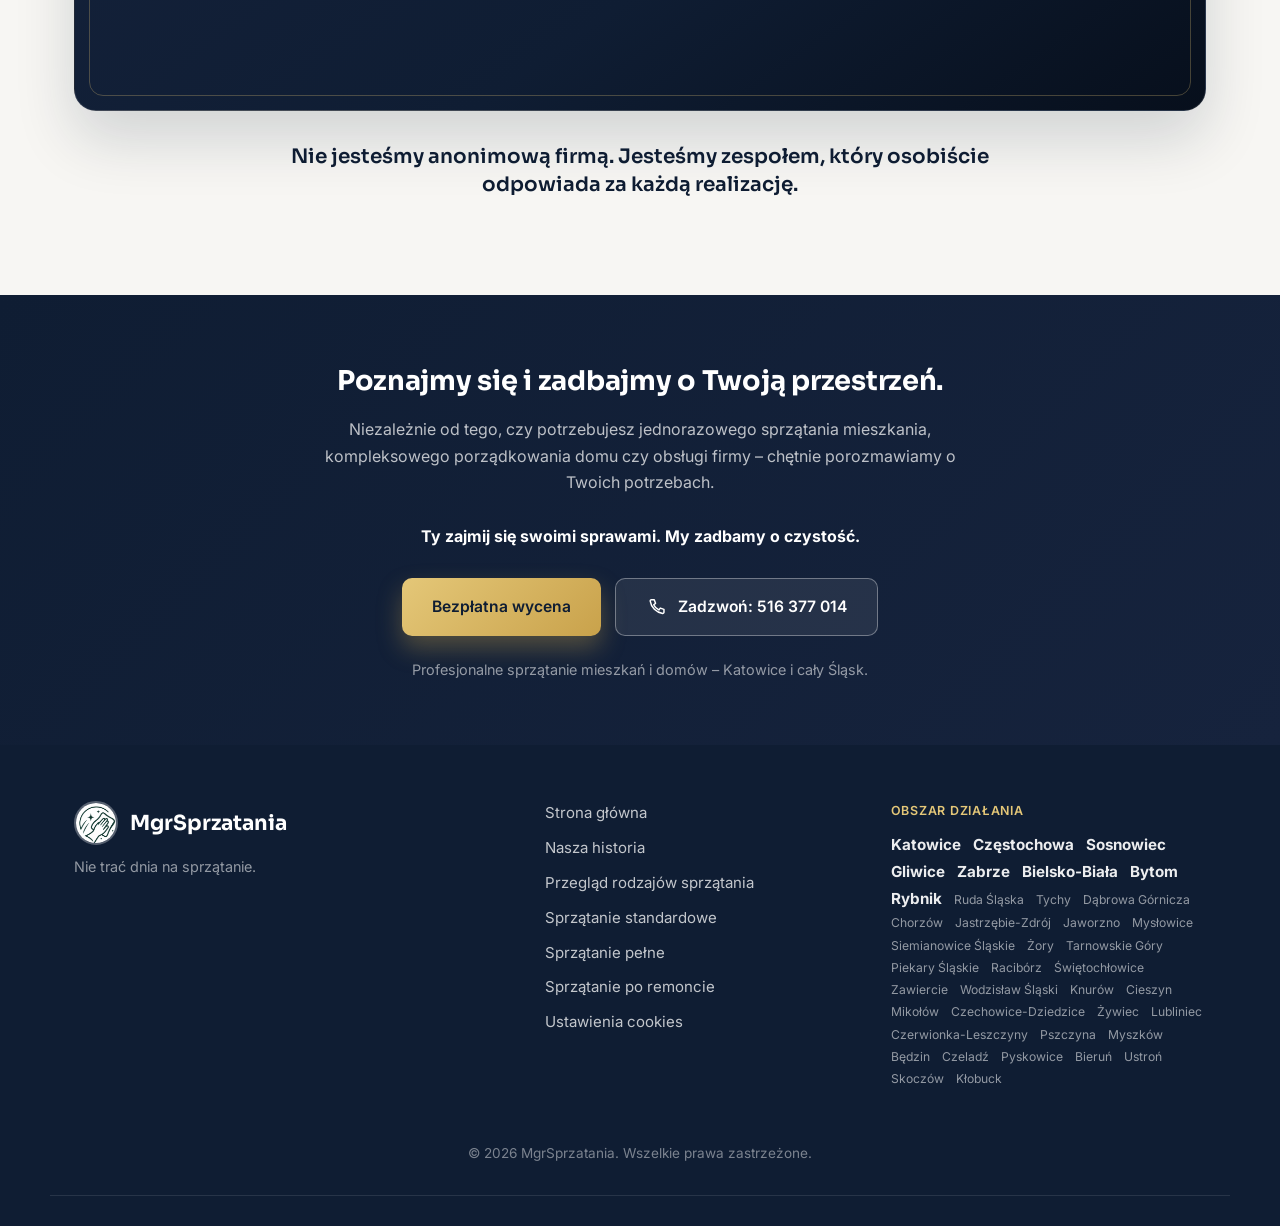
<file: Nasza-historia/index.html>
<!DOCTYPE html>
<html lang="pl">
<head>
<!-- Google Consent Mode v2 (domyślnie: brak zgód) -->
<script>
window.dataLayer = window.dataLayer || [];
function gtag(){dataLayer.push(arguments);}
gtag('consent', 'default', {
  'analytics_storage': 'denied',
  'ad_storage': 'denied',
  'ad_user_data': 'denied',
  'ad_personalization': 'denied',
  'wait_for_update': 500
});
</script>
<!-- End Google Consent Mode v2 -->
<script src="/assets/cookies.js?v=1"></script>
<!-- Google Tag Manager -->
<script>(function(w,d,s,l,i){w[l]=w[l]||[];w[l].push({'gtm.start':
new Date().getTime(),event:'gtm.js'});var f=d.getElementsByTagName(s)[0],
j=d.createElement(s),dl=l!='dataLayer'?'&l='+l:'';j.async=true;j.src=
'https://www.googletagmanager.com/gtm.js?id='+i+dl;f.parentNode.insertBefore(j,f);
})(window,document,'script','dataLayer','GTM-MZFPNL9S');</script>
<!-- End Google Tag Manager -->
<meta charset="UTF-8">
<meta name="viewport" content="width=device-width, initial-scale=1.0">
<title>O nas – Poznaj zespół MgrSprzatania</title>
<meta name="description" content="Poznaj zespół MgrSprzatania. Doświadczenie hotelowe, szybkie i dokładne sprzątanie, bez pośredników i rozliczania za godziny.">
<link rel="canonical" href="https://sprzatanie.slask.pl/Nasza-historia/">
<link rel="icon" href="/favicon.ico" sizes="any">
<link rel="icon" type="image/png" sizes="192x192" href="/assets/icon-192.png">
<link rel="icon" type="image/png" sizes="512x512" href="/assets/icon-512.png">
<link rel="apple-touch-icon" sizes="180x180" href="/assets/apple-touch-icon.png">
<link rel="preconnect" href="https://fonts.googleapis.com">
<link rel="preconnect" href="https://fonts.gstatic.com" crossorigin>
<link href="https://fonts.googleapis.com/css2?family=Sora:wght@600;700;800&family=Inter:wght@400;500;600;700&display=swap" rel="stylesheet">
<link rel="stylesheet" href="/styles.css?v=10">
<link rel="stylesheet" href="/Nasza-historia/historia.css?v=1">
<link rel="stylesheet" href="/assets/cookies.css?v=1">
<!-- Cloudflare Web Analytics -->
<script type='module' src='https://static.cloudflareinsights.com/beacon.min.js' data-cf-beacon='{"token": "cde91d074a4e402f97309ad45cde456e"}'></script>
<!-- End Cloudflare Web Analytics -->
</head>
<body>

<!-- Google Tag Manager (noscript) -->
<noscript><iframe src="https://www.googletagmanager.com/ns.html?id=GTM-MZFPNL9S"
height="0" width="0" style="display:none;visibility:hidden"></iframe></noscript>
<!-- End Google Tag Manager (noscript) -->

  <!-- HEADER -->
  <header class="site-header">
    <div class="container header-inner">
      <a href="/" class="logo">
        <img src="/assets/logo.jpg" alt="MgrSprzatania – logo" class="logo-img">
        <span class="logo-text">MgrSprzatania</span>
      </a>
      <nav class="nav">
        <div class="nav-links">
          <a href="/#rodzaje">Rodzaje sprzątania</a>
          <a href="/#opinie">Opinie</a>
          <a href="/#dlaczego-my">Dlaczego my</a>
          <a href="/#jak-dzialamy">Jak działamy</a>
          <a href="/Nasza-historia/" aria-current="page">Nasza historia</a>
        </div>
        <a href="/#kontakt" class="nav-cta">Bezpłatna wycena</a>
      </nav>
    </div>
  </header>

  <main>
  <!-- 1. HERO -->
  <section class="hist-hero" aria-labelledby="hist-h1">
    <div class="container hist-hero-grid">
      <div>
        <p class="hist-kicker">Nasza historia</p>
        <h1 id="hist-h1">Za czystością stoją ludzie.</h1>
        <p class="hist-hero-sub">Poznaj zespół MgrSprzatania</p>
        <p class="hist-hero-text">Jesteśmy trzyosobowym zespołem, który łączy doświadczenie zdobywane w branży hotelarskiej i turystycznej z własnym podejściem do usług sprzątających. Stawiamy na sprawną organizację, dokładność i odpowiedzialność za efekt końcowy.</p>
        <div class="hist-actions">
          <a href="#historia" class="btn btn-gold">Poznaj nas bliżej</a>
          <a href="/#kontakt" class="btn btn-ghost">Bezpłatna wycena</a>
        </div>
      </div>
      <div class="hist-photo" role="img" aria-label="Miejsce na zdjęcie całego zespołu MgrSprzatania">
        <!-- Aby dodać zdjęcie zespołu: zastąp zawartość tego bloku znacznikiem <img src="..." alt="Zespół MgrSprzatania – firma sprzątająca na Śląsku"> -->
        <svg class="hist-photo-icon" viewBox="0 0 96 64" fill="currentColor" aria-hidden="true"><circle cx="48" cy="18" r="10"/><path d="M28 56c0-12 9-22 20-22s20 10 20 22z"/><circle cx="20" cy="26" r="8" opacity=".75"/><path d="M4 56c0-9 7-17 16-17 3 0 6 1 8 2-4 4-6 9-6 15z" opacity=".75"/><circle cx="76" cy="26" r="8" opacity=".75"/><path d="M92 56c0-9-7-17-16-17-3 0-6 1-8 2 4 4 6 9 6 15z" opacity=".75"/></svg>
      </div>
    </div>
  </section>

  <!-- 2. HISTORIA FIRMY -->
  <section class="hist-section" id="historia" aria-labelledby="hist-h-historia">
    <div class="container hist-story-grid">
      <div class="hist-story-text">
        <p class="hist-eyebrow reveal">Historia firmy</p>
        <h2 class="hist-title reveal" id="hist-h-historia">Doświadczenie, które postanowiliśmy wykorzystać na własnych zasadach.</h2>
        <p class="reveal">MgrSprzatania powstało z połączenia doświadczenia zdobywanego za granicą i chęci stworzenia własnej firmy, w której jakość usług rzeczywiście zależy od osób wykonujących pracę.</p>
        <p class="reveal">Przez lata pracowaliśmy w branży hotelarskiej i turystycznej, poznając różne standardy pracy oraz sposoby dbania o czystość. Nauczyliśmy się, że dobry efekt nie jest dziełem przypadku. Wymaga odpowiedniej organizacji, dokładności i konsekwencji.</p>
        <p class="reveal">Postanowiliśmy połączyć nasze doświadczenie i stworzyć firmę, w której sami odpowiadamy za jakość wykonywanych usług. Chcieliśmy przenieść standardy poznane za granicą do codziennej pracy z klientami indywidualnymi i firmami na Śląsku.</p>
        <p class="reveal">Bez zbędnych pośredników, przypadkowych ekip i obietnic, za którymi nie idzie jakość.</p>
        <p class="hist-story-closing reveal">Tak powstał MgrSprzatania.</p>
      </div>
      <div class="hist-path reveal" aria-label="Droga do powstania firmy">
        <div class="hist-path-step"><strong>Hotele i turystyka</strong><span>Praca w obiektach w różnych krajach Europy.</span></div>
        <div class="hist-path-step"><strong>Własne zasady</strong><span>Organizacja, dokładność i konsekwencja jako standard.</span></div>
        <div class="hist-path-step"><strong>MgrSprzatania</strong><span>Firma, w której sami odpowiadamy za jakość.</span></div>
      </div>
    </div>
  </section>

  <!-- 3. ZESPÓŁ -->
  <section class="hist-section hist-section--alt" id="zespol" aria-labelledby="hist-h-zespol">
    <div class="container">
      <div class="hist-head hist-head--center">
        <p class="hist-eyebrow reveal">Zespół</p>
        <h2 class="hist-title reveal" id="hist-h-zespol">Ludzie stojący za marką</h2>
        <p class="hist-lead reveal">Każdy z nas wnosi do zespołu własne doświadczenie, umiejętności i podejście do pracy. Łączy nas wspólny cel – wykonywać usługi szybko, dokładnie i na wysokim poziomie.</p>
      </div>
      <div class="hist-team-grid">
        <article class="hist-card reveal">
          <div class="hist-photo" role="img" aria-label="Miejsce na zdjęcie: Marcin, zespół MgrSprzatania">
            <!-- Aby dodać zdjęcie: zastąp zawartość tego bloku znacznikiem <img src="..." alt="Marcin – MgrSprzatania" loading="lazy"> -->
            <svg class="hist-photo-icon" viewBox="0 0 64 64" fill="currentColor" aria-hidden="true"><circle cx="32" cy="22" r="12"/><path d="M8 62c0-14 11-24 24-24s24 10 24 24z"/></svg><span class="hist-initial" aria-hidden="true">M</span>
          </div>
          <div class="hist-card-body">
            <h3>Marcin</h3>
            <p>Zaczynałem od pracy na statku wycieczkowym, gdzie jako pokojowy odpowiadałem za przygotowanie kabin pasażerskich. Później pracowałem m.in. we Francji, w Alpach i Irlandii, zdobywając doświadczenie w różnych obiektach hotelowych.</p>
            <p>Jednym z ważniejszych etapów była dla mnie praca w akademiku w Dublinie. Przez dwa lata osiągałem tam jedne z najlepszych wyników jakościowych. To doświadczenie pokazało mi, że można pracować naprawdę sprawnie, nie tracąc przy tym dokładności. Właśnie takie podejście staram się wnosić do każdego zlecenia.</p>
          </div>
        </article>
        <article class="hist-card reveal">
          <div class="hist-photo" role="img" aria-label="Miejsce na zdjęcie: Grzegorz, zespół MgrSprzatania">
            <!-- Aby dodać zdjęcie: zastąp zawartość tego bloku znacznikiem <img src="..." alt="Grzegorz – MgrSprzatania" loading="lazy"> -->
            <svg class="hist-photo-icon" viewBox="0 0 64 64" fill="currentColor" aria-hidden="true"><circle cx="32" cy="22" r="12"/><path d="M8 62c0-14 11-24 24-24s24 10 24 24z"/></svg><span class="hist-initial" aria-hidden="true">G</span>
          </div>
          <div class="hist-card-body">
            <h3>Grzegorz</h3>
            <p>Pracowałem we Francji i Irlandii, głównie w luksusowych hotelach, obiektach klasy premium oraz akademikach studenckich. Miałem okazję poznać miejsca, w których czystość i sposób obsługi gości muszą spełniać wysokie wymagania.</p>
            <p>Praca w Dublinie nauczyła mnie również dobrej organizacji i działania pod presją czasu. Współpracowałem bezpośrednio z menedżerami i klientami, dlatego wiem, jak ważne są nie tylko dokładnie wykonane obowiązki, ale też komunikacja i odpowiedzialność. W naszej firmie zależy mi na tym, żeby klient od początku wiedział, czego może się po nas spodziewać.</p>
          </div>
        </article>
        <article class="hist-card reveal">
          <div class="hist-photo" role="img" aria-label="Miejsce na zdjęcie: Rafał, zespół MgrSprzatania">
            <!-- Aby dodać zdjęcie: zastąp zawartość tego bloku znacznikiem <img src="..." alt="Rafał – MgrSprzatania" loading="lazy"> -->
            <svg class="hist-photo-icon" viewBox="0 0 64 64" fill="currentColor" aria-hidden="true"><circle cx="32" cy="22" r="12"/><path d="M8 62c0-14 11-24 24-24s24 10 24 24z"/></svg><span class="hist-initial" aria-hidden="true">R</span>
          </div>
          <div class="hist-card-body">
            <h3>Rafał</h3>
            <p>Pracując we Francji i Irlandii, zajmowałem się sprzątaniem obiektów hotelowych i turystycznych. Na co dzień odpowiadałem za pokoje, łazienki, części wspólne i zaplecze sanitarne. Była to praca wymagająca dobrej organizacji, szczególnie gdy kolejne pomieszczenia musiały być przygotowane w krótkim czasie.</p>
            <p>Z czasem nauczyłem się, na które miejsca trzeba zwracać szczególną uwagę i jak nie pomijać detali nawet przy dużej liczbie obowiązków. Lubię, kiedy po skończonej pracy widać konkretną różnicę. Dzisiaj właśnie na takim efekcie zależy mi w każdym zleceniu realizowanym na Śląsku.</p>
          </div>
        </article>
      </div>
    </div>
  </section>

  <!-- 4. WYRÓŻNIKI -->
  <section class="hist-section" id="wyroznik" aria-labelledby="hist-h-wyr">
    <div class="container">
      <div class="hist-head hist-head--center">
        <p class="hist-eyebrow reveal">Nasz sposób pracy</p>
        <h2 class="hist-title reveal" id="hist-h-wyr">Szybkość ma znaczenie. Dokładność jeszcze większe.</h2>
        <p class="hist-lead reveal">W sprzątaniu liczy się nie tylko efekt, ale również sposób, w jaki do niego dochodzimy. Dobrze zorganizowany zespół potrafi wykonać pracę sprawnie, bez niepotrzebnego przedłużania i bez pomijania istotnych szczegółów.</p>
      </div>
      <div class="hist-diff-grid">
        <article class="hist-diff reveal"><span class="hist-icon" aria-hidden="true"><svg viewBox="0 0 24 24" fill="none" stroke="currentColor" stroke-width="1.7" stroke-linecap="round" stroke-linejoin="round"><path d="M13 2 4 14h7l-1 8 9-12h-7z"/></svg></span><div><h3>Szybko i dokładnie</h3><p>Pracujemy sprawnie, dobrze organizujemy zadania i dzielimy się obowiązkami. Dzięki temu możemy działać szybko, nie rezygnując z dokładności.</p></div></article>
        <article class="hist-diff reveal"><span class="hist-icon" aria-hidden="true"><svg viewBox="0 0 24 24" fill="none" stroke="currentColor" stroke-width="1.7" stroke-linecap="round" stroke-linejoin="round"><path d="M20 12 12 20 3 11V3h8z"/><circle cx="7.5" cy="7.5" r="1.2"/></svg></span><div><h3>Płacisz za usługę, nie za godziny</h3><p>Stawiamy na wycenę konkretnego zlecenia, a nie rozliczanie każdej przepracowanej godziny. Przed rozpoczęciem ustalamy zakres prac i cenę. Wiesz, za co płacisz, a nam zależy na sprawnej realizacji i dobrym efekcie.</p></div></article>
        <article class="hist-diff reveal"><span class="hist-icon" aria-hidden="true"><svg viewBox="0 0 24 24" fill="none" stroke="currentColor" stroke-width="1.7" stroke-linecap="round" stroke-linejoin="round"><circle cx="9" cy="8" r="3.2"/><path d="M3 20c0-3.5 2.7-6 6-6s6 2.5 6 6"/><path d="M16 5.5a3 3 0 0 1 0 5.5M18 14.3c1.8.7 3 2.5 3 5.7"/></svg></span><div><h3>Bez pośredników i podwykonawców</h3><p>Sami przyjmujemy zlecenia, ustalamy szczegóły i wykonujemy usługi. Nie przekazujemy pracy przypadkowym ekipom.</p></div></article>
        <article class="hist-diff reveal"><span class="hist-icon" aria-hidden="true"><svg viewBox="0 0 24 24" fill="none" stroke="currentColor" stroke-width="1.7" stroke-linecap="round" stroke-linejoin="round"><circle cx="12" cy="9" r="5.5"/><path d="m8.5 14 -1.5 7 5-3 5 3-1.5-7"/></svg></span><div><h3>Doświadczenie w praktyce</h3><p>Nasze standardy wynikają z rzeczywistej pracy w obiektach hotelowych i turystycznych. Wiemy, jak ważna jest organizacja, systematyczność i dbałość o detale.</p></div></article>
      </div>
      <div class="hist-quote reveal">
        <p>Nie płacisz za godziny.<br><span>Płacisz za efekt.</span></p>
      </div>
    </div>
  </section>

  <!-- 5. PODEJŚCIE DO KLIENTA -->
  <section class="hist-section hist-section--alt" id="podejscie" aria-labelledby="hist-h-klient">
    <div class="container hist-client-grid">
      <div class="hist-client-text">
        <p class="hist-eyebrow reveal">Podejście do klienta</p>
        <h2 class="hist-title reveal" id="hist-h-klient">Co to oznacza dla Ciebie?</h2>
        <p class="reveal">Współpracując z nami, wiesz, komu powierzasz swoje mieszkanie, dom lub firmę. Od pierwszego kontaktu do zakończenia sprzątania masz bezpośredni kontakt z osobami odpowiedzialnymi za realizację.</p>
        <p class="reveal">Zależy nam na jasnych zasadach, dobrej komunikacji i efekcie, z którego będziesz zadowolony.</p>
      </div>
      <ul class="hist-benefits">
        <li class="hist-benefit reveal"><span class="hist-icon" aria-hidden="true"><svg viewBox="0 0 24 24" fill="none" stroke="currentColor" stroke-width="1.7" stroke-linecap="round" stroke-linejoin="round"><path d="M9 6h11M9 12h11M9 18h11"/><path d="m3.5 6 1 1 2-2M3.5 12l1 1 2-2M3.5 18l1 1 2-2"/></svg></span><span>Jasno ustalony zakres i cena przed rozpoczęciem pracy.</span></li>
        <li class="hist-benefit reveal"><span class="hist-icon" aria-hidden="true"><svg viewBox="0 0 24 24" fill="none" stroke="currentColor" stroke-width="1.7" stroke-linecap="round" stroke-linejoin="round"><path d="M4 5h16v11H9l-5 4z"/></svg></span><span>Bezpośredni kontakt z naszym zespołem.</span></li>
        <li class="hist-benefit reveal"><span class="hist-icon" aria-hidden="true"><svg viewBox="0 0 24 24" fill="none" stroke="currentColor" stroke-width="1.7" stroke-linecap="round" stroke-linejoin="round"><circle cx="12" cy="12" r="9"/><path d="m8 12.3 2.6 2.6L16 9.5"/></svg></span><span>Brak pośredników i podwykonawców.</span></li>
        <li class="hist-benefit reveal"><span class="hist-icon" aria-hidden="true"><svg viewBox="0 0 24 24" fill="none" stroke="currentColor" stroke-width="1.7" stroke-linecap="round" stroke-linejoin="round"><path d="M13 2 4 14h7l-1 8 9-12h-7z"/></svg></span><span>Sprawna organizacja i szybka realizacja.</span></li>
        <li class="hist-benefit reveal"><span class="hist-icon" aria-hidden="true"><svg viewBox="0 0 24 24" fill="none" stroke="currentColor" stroke-width="1.7" stroke-linecap="round" stroke-linejoin="round"><path d="M2 12s3.7-7 10-7 10 7 10 7-3.7 7-10 7S2 12 2 12z"/><circle cx="12" cy="12" r="3"/></svg></span><span>Dokładność i dbałość o szczegóły.</span></li>
        <li class="hist-benefit reveal"><span class="hist-icon" aria-hidden="true"><svg viewBox="0 0 24 24" fill="none" stroke="currentColor" stroke-width="1.7" stroke-linecap="round" stroke-linejoin="round"><circle cx="12" cy="12" r="9"/><circle cx="12" cy="12" r="4.5"/><circle cx="12" cy="12" r="1"/></svg></span><span>Usługi dopasowane do rzeczywistych potrzeb.</span></li>
      </ul>
    </div>
  </section>

  <!-- 6. ZDJĘCIE ZESPOŁU -->
  <section class="hist-section hist-team-photo" aria-label="Zdjęcie zespołu">
    <div class="container">
      <figure class="reveal">
        <div class="hist-photo" role="img" aria-label="Miejsce na wspólne zdjęcie zespołu MgrSprzatania">
          <!-- Aby dodać zdjęcie: zastąp zawartość tego bloku znacznikiem <img src="..." alt="Zespół MgrSprzatania – profesjonalne sprzątanie na Śląsku" loading="lazy"> -->
          <svg class="hist-photo-icon" viewBox="0 0 96 64" fill="currentColor" aria-hidden="true"><circle cx="48" cy="18" r="10"/><path d="M28 56c0-12 9-22 20-22s20 10 20 22z"/><circle cx="20" cy="26" r="8" opacity=".75"/><path d="M4 56c0-9 7-17 16-17 3 0 6 1 8 2-4 4-6 9-6 15z" opacity=".75"/><circle cx="76" cy="26" r="8" opacity=".75"/><path d="M92 56c0-9-7-17-16-17-3 0-6 1-8 2 4 4 6 9 6 15z" opacity=".75"/></svg>
        </div>
        <figcaption class="hist-team-caption">Nie jesteśmy anonimową firmą. Jesteśmy zespołem, który osobiście odpowiada za każdą realizację.</figcaption>
      </figure>
    </div>
  </section>

  <!-- 7. CTA -->
  <section class="cta-band" aria-labelledby="hist-h-cta">
    <div class="container cta-band-inner">
      <h2 id="hist-h-cta">Poznajmy się i zadbajmy o Twoją przestrzeń.</h2>
      <p class="hist-cta-lead">Niezależnie od tego, czy potrzebujesz jednorazowego sprzątania mieszkania, kompleksowego porządkowania domu czy obsługi firmy – chętnie porozmawiamy o Twoich potrzebach.</p>
      <p class="hist-cta-lead"><strong style="color:var(--white)">Ty zajmij się swoimi sprawami. My zadbamy o czystość.</strong></p>
      <div class="cta-band-actions">
        <a href="/#kontakt" class="btn btn-gold">Bezpłatna wycena</a>
        <a href="tel:+48516377014" class="btn btn-ghost"><svg viewBox="0 0 24 24" fill="none" stroke="currentColor" stroke-width="1.6" stroke-linecap="round" stroke-linejoin="round" width="18" height="18"><path d="M6 4h3l1.4 4-2 1.6a11.5 11.5 0 0 0 5.6 5.6l1.6-2 4 1.4v3a1.4 1.4 0 0 1-1.5 1.4A16 16 0 0 1 4.6 5.5 1.4 1.4 0 0 1 6 4Z"/></svg>Zadzwoń: 516 377 014</a>
      </div>
      <p class="hist-cta-note">Profesjonalne sprzątanie mieszkań i domów – Katowice i cały Śląsk.</p>
    </div>
  </section>
  </main>

  <!-- FOOTER -->
  <footer class="site-footer">
    <div class="container footer-inner">
      <div class="footer-brand">
        <div class="logo">
          <img src="/assets/logo.jpg" alt="MgrSprzatania – logo" class="logo-img">
          <span class="logo-text">MgrSprzatania</span>
        </div>
        <p class="footer-tagline">Nie trać dnia na sprzątanie.</p>
      </div>
      <nav class="footer-nav">
        <a href="/">Strona główna</a>
        <a href="/Nasza-historia/">Nasza historia</a>
        <a href="/rodzaje-sprzatania/">Przegląd rodzajów sprzątania</a>
        <a href="/sprzatanie-standardowe/">Sprzątanie standardowe</a>
        <a href="/sprzatanie-pelne/">Sprzątanie pełne</a>
        <a href="/sprzatanie-po-remoncie/">Sprzątanie po remoncie</a>
        <a href="#" class="cc-open" data-cc-open>Ustawienia cookies</a>
      </nav>
      <div class="footer-areas">
        <p class="footer-areas-title">Obszar działania</p>
        <ul class="footer-areas-list"><li class="is-major">Katowice</li><li class="is-major">Częstochowa</li><li class="is-major">Sosnowiec</li><li class="is-major">Gliwice</li><li class="is-major">Zabrze</li><li class="is-major">Bielsko-Biała</li><li class="is-major">Bytom</li><li class="is-major">Rybnik</li><li>Ruda Śląska</li><li>Tychy</li><li>Dąbrowa Górnicza</li><li>Chorzów</li><li>Jastrzębie-Zdrój</li><li>Jaworzno</li><li>Mysłowice</li><li>Siemianowice Śląskie</li><li>Żory</li><li>Tarnowskie Góry</li><li>Piekary Śląskie</li><li>Racibórz</li><li>Świętochłowice</li><li>Zawiercie</li><li>Wodzisław Śląski</li><li>Knurów</li><li>Cieszyn</li><li>Mikołów</li><li>Czechowice-Dziedzice</li><li>Żywiec</li><li>Lubliniec</li><li>Czerwionka-Leszczyny</li><li>Pszczyna</li><li>Myszków</li><li>Będzin</li><li>Czeladź</li><li>Pyskowice</li><li>Bieruń</li><li>Ustroń</li><li>Skoczów</li><li>Kłobuck</li></ul>
      </div>
      <p class="footer-copy">&copy; <span id="year"></span> MgrSprzatania. Wszelkie prawa zastrzeżone.</p>
    </div>
  </footer>

  <script src="/common.js"></script>
</body>
</html>
</file>
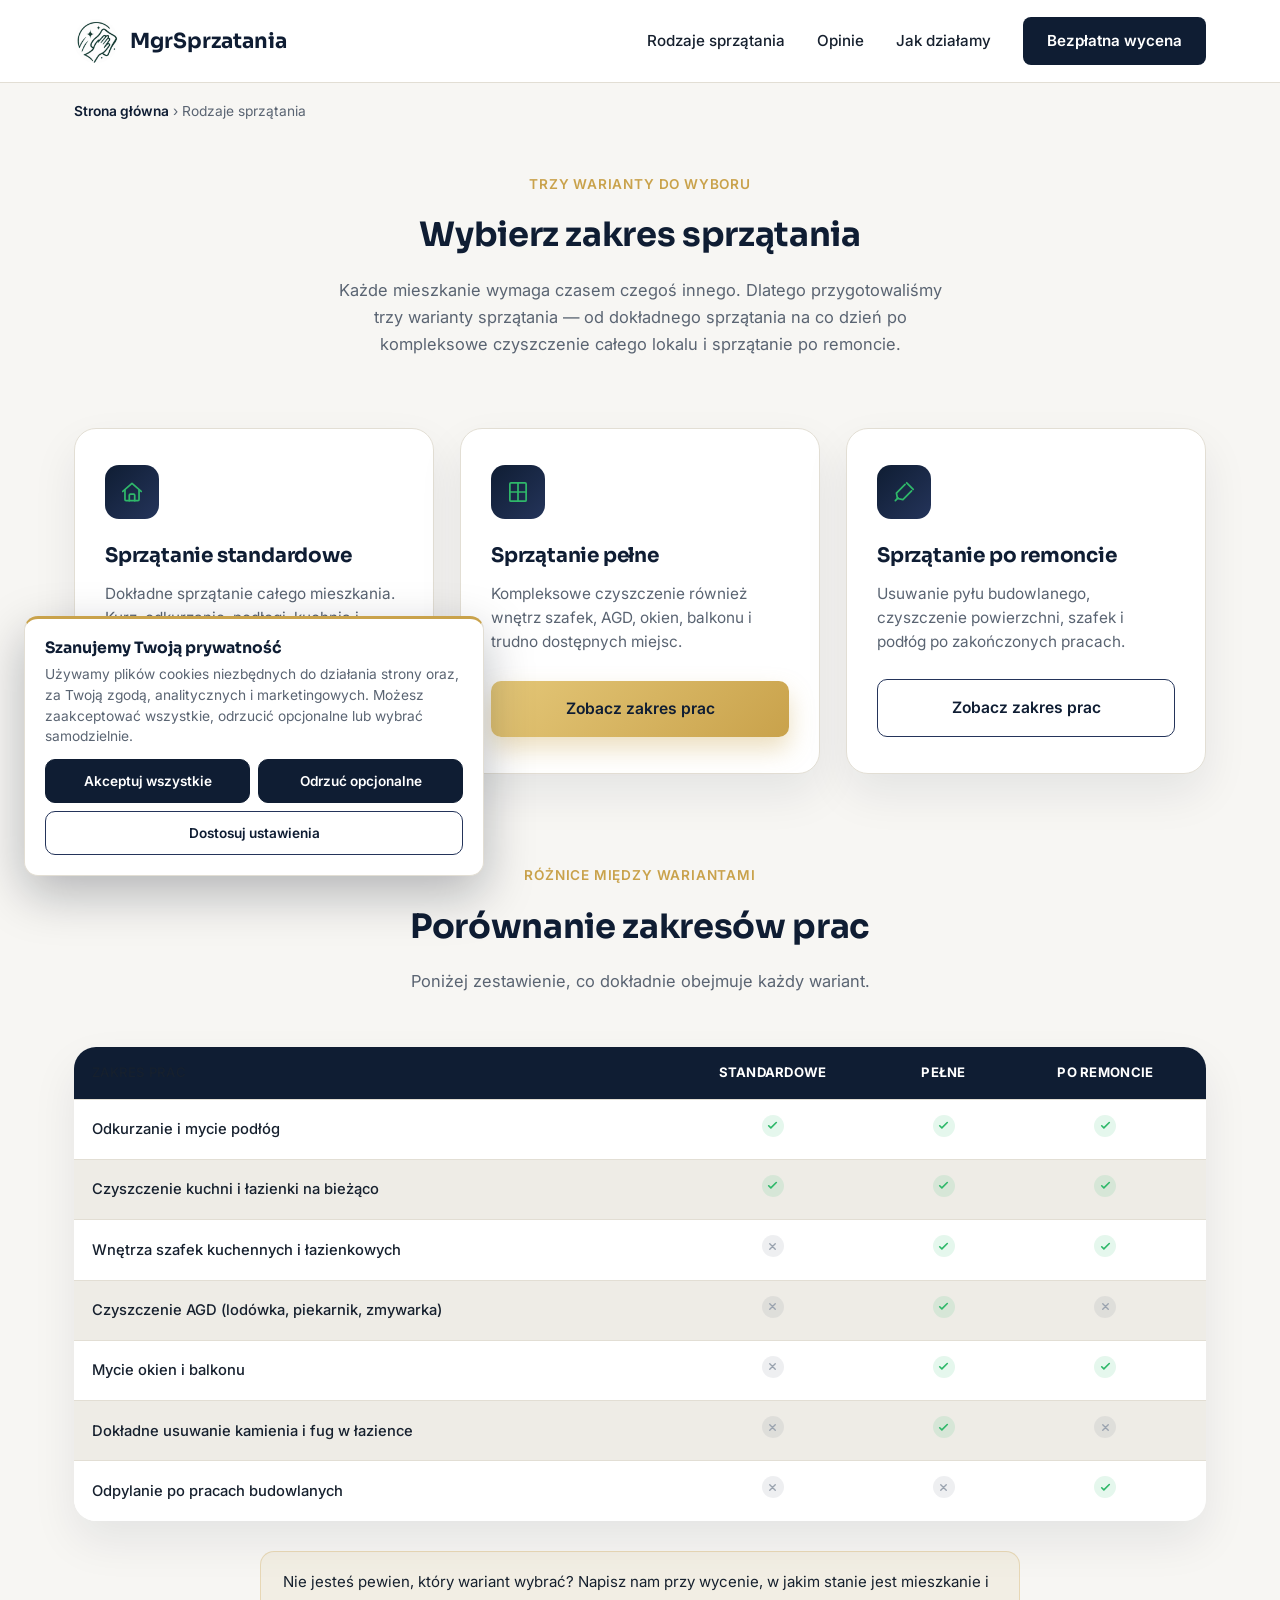
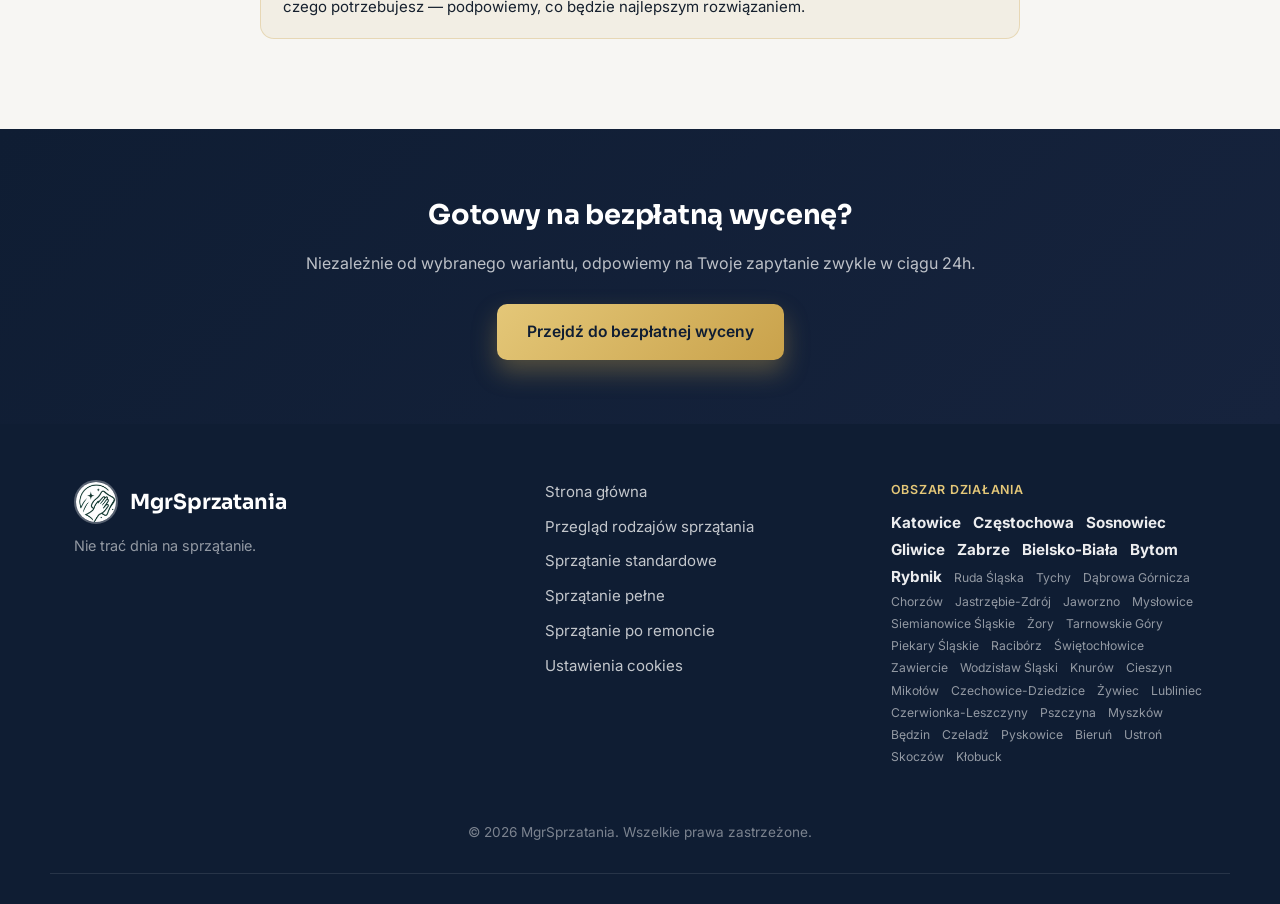
<file: rodzaje-sprzatania/index.html>
<!DOCTYPE html>
<html lang="pl">
<head>
<!-- Google Consent Mode v2 (domyślnie: brak zgód) -->
<script>
window.dataLayer = window.dataLayer || [];
function gtag(){dataLayer.push(arguments);}
gtag('consent', 'default', {
  'analytics_storage': 'denied',
  'ad_storage': 'denied',
  'ad_user_data': 'denied',
  'ad_personalization': 'denied',
  'wait_for_update': 500
});
</script>
<!-- End Google Consent Mode v2 -->
<script src="/assets/cookies.js?v=1"></script>
<!-- Google Tag Manager -->
<script>(function(w,d,s,l,i){w[l]=w[l]||[];w[l].push({'gtm.start':
new Date().getTime(),event:'gtm.js'});var f=d.getElementsByTagName(s)[0],
j=d.createElement(s),dl=l!='dataLayer'?'&l='+l:'';j.async=true;j.src=
'https://www.googletagmanager.com/gtm.js?id='+i+dl;f.parentNode.insertBefore(j,f);
})(window,document,'script','dataLayer','GTM-MZFPNL9S');</script>
<!-- End Google Tag Manager -->
<meta charset="UTF-8">
<meta name="viewport" content="width=device-width, initial-scale=1.0">
<title>Rodzaje sprzątania – wybierz zakres odpowiedni dla siebie | MgrSprzatania</title>
<meta name="description" content="Sprzątanie standardowe, pełne czy po remoncie? Porównaj zakresy prac i wybierz wariant odpowiedni dla Twojego mieszkania lub domu w Katowicach i na Śląsku.">
<link rel="canonical" href="https://sprzatanie.slask.pl/rodzaje-sprzatania/">
<link rel="icon" href="/favicon.ico" sizes="any">
<link rel="icon" type="image/png" sizes="192x192" href="/assets/icon-192.png">
<link rel="icon" type="image/png" sizes="512x512" href="/assets/icon-512.png">
<link rel="apple-touch-icon" sizes="180x180" href="/assets/apple-touch-icon.png">
<link rel="preconnect" href="https://fonts.googleapis.com">
<link rel="preconnect" href="https://fonts.gstatic.com" crossorigin>
<link href="https://fonts.googleapis.com/css2?family=Sora:wght@600;700;800&family=Inter:wght@400;500;600;700&display=swap" rel="stylesheet">
<link rel="stylesheet" href="/styles.css?v=10">
<link rel="stylesheet" href="/assets/cookies.css?v=1">
<!-- Cloudflare Web Analytics -->
<script type='module' src='https://static.cloudflareinsights.com/beacon.min.js' data-cf-beacon='{"token": "cde91d074a4e402f97309ad45cde456e"}'></script>
<!-- End Cloudflare Web Analytics -->
</head>
<body>

<!-- Google Tag Manager (noscript) -->
<noscript><iframe src="https://www.googletagmanager.com/ns.html?id=GTM-MZFPNL9S"
height="0" width="0" style="display:none;visibility:hidden"></iframe></noscript>
<!-- End Google Tag Manager (noscript) -->

  <!-- HEADER -->
  <header class="site-header">
    <div class="container header-inner">
      <a href="/" class="logo">
        <img src="/assets/logo.jpg" alt="MgrSprzatania – logo" class="logo-img">
        <span class="logo-text">MgrSprzatania</span>
      </a>
      <nav class="nav">
        <div class="nav-links">
          <a href="/#rodzaje">Rodzaje sprzątania</a>
          <a href="/#opinie">Opinie</a>
          <a href="/#jak-dzialamy">Jak działamy</a>
        </div>
        <a href="/#kontakt" class="nav-cta">Bezpłatna wycena</a>
      </nav>
    </div>
  </header>

  <div class="container">
    <p class="service-breadcrumb"><a href="/">Strona główna</a> › Rodzaje sprzątania</p>
  </div>

  <!-- WPROWADZENIE -->
  <section class="rodzaje-intro">
    <div class="container">
      <p class="section-kicker reveal">Trzy warianty do wyboru</p>
      <h1 class="section-title reveal">Wybierz zakres sprzątania</h1>
      <p class="section-subtitle reveal">
        Każde mieszkanie wymaga czasem czegoś innego. Dlatego przygotowaliśmy trzy warianty
        sprzątania — od dokładnego sprzątania na co dzień po kompleksowe czyszczenie całego
        lokalu i sprzątanie po remoncie.
      </p>
    </div>
  </section>

  <!-- KARTY WARIANTÓW -->
  <section class="variant-cards">
    <div class="container variant-cards-grid">
      <a href="/sprzatanie-standardowe/" class="variant-card reveal">
        <div class="variant-icon">
          <svg viewBox="0 0 24 24" fill="none" stroke="currentColor" stroke-width="1.6" stroke-linecap="round" stroke-linejoin="round"><path d="M3.5 11.5 12 4l8.5 7.5"/><path d="M5.5 10v9a1 1 0 0 0 1 1h11a1 1 0 0 0 1-1v-9"/><path d="M9.5 20v-5a1 1 0 0 1 1-1h3a1 1 0 0 1 1 1v5"/></svg>
        </div>
        <h2>Sprzątanie standardowe</h2>
        <p>Dokładne sprzątanie całego mieszkania. Kurz, odkurzanie, podłogi, kuchnia i łazienka.</p>
        <span class="btn btn-outline btn-full variant-card-cta">Zobacz zakres prac</span>
      </a>

      <a href="/sprzatanie-pelne/" class="variant-card reveal">
        <div class="variant-icon">
          <svg viewBox="0 0 24 24" fill="none" stroke="currentColor" stroke-width="1.6" stroke-linecap="round" stroke-linejoin="round"><rect x="4.5" y="3.5" width="15" height="17" rx="1"/><path d="M12 3.5v17M4.5 12h15"/></svg>
        </div>
        <h2>Sprzątanie pełne</h2>
        <p>Kompleksowe czyszczenie również wnętrz szafek, AGD, okien, balkonu i trudno dostępnych miejsc.</p>
        <span class="btn btn-gold btn-full variant-card-cta">Zobacz zakres prac</span>
      </a>

      <a href="/sprzatanie-po-remoncie/" class="variant-card reveal">
        <div class="variant-icon">
          <svg viewBox="0 0 24 24" fill="none" stroke="currentColor" stroke-width="1.6" stroke-linecap="round" stroke-linejoin="round"><path d="M14.5 3.5 20.5 9.5"/><path d="M13 5 5 13l1 5 5 1 8-8"/><path d="M4 20l2.5-2.5"/></svg>
        </div>
        <h2>Sprzątanie po remoncie</h2>
        <p>Usuwanie pyłu budowlanego, czyszczenie powierzchni, szafek i podłóg po zakończonych pracach.</p>
        <span class="btn btn-outline btn-full variant-card-cta">Zobacz zakres prac</span>
      </a>
    </div>
  </section>

  <!-- PORÓWNANIE ZAKRESÓW -->
  <section class="compare-table-section">
    <div class="container">
      <p class="section-kicker reveal">Różnice między wariantami</p>
      <h2 class="section-title reveal">Porównanie zakresów prac</h2>
      <p class="section-subtitle reveal">
        Poniżej zestawienie, co dokładnie obejmuje każdy wariant.
      </p>

      <p class="table-scroll-hint">Przesuń tabelę w bok, aby zobaczyć wszystkie warianty</p>
      <div class="compare-table-wrap reveal">
        <table class="compare-table">
          <caption>Porównanie zakresu prac w wariantach sprzątania standardowego, pełnego i po remoncie</caption>
          <thead>
            <tr>
              <th scope="col">Zakres prac</th>
              <th scope="col">Standardowe</th>
              <th scope="col">Pełne</th>
              <th scope="col">Po remoncie</th>
            </tr>
          </thead>
          <tbody>
            <tr>
              <td>Odkurzanie i mycie podłóg</td>
              <td class="cell-yes"><span aria-label="Tak"></span></td>
              <td class="cell-yes"><span aria-label="Tak"></span></td>
              <td class="cell-yes"><span aria-label="Tak"></span></td>
            </tr>
            <tr>
              <td>Czyszczenie kuchni i łazienki na bieżąco</td>
              <td class="cell-yes"><span aria-label="Tak"></span></td>
              <td class="cell-yes"><span aria-label="Tak"></span></td>
              <td class="cell-yes"><span aria-label="Tak"></span></td>
            </tr>
            <tr>
              <td>Wnętrza szafek kuchennych i łazienkowych</td>
              <td class="cell-no"><span aria-label="Nie"></span></td>
              <td class="cell-yes"><span aria-label="Tak"></span></td>
              <td class="cell-yes"><span aria-label="Tak"></span></td>
            </tr>
            <tr>
              <td>Czyszczenie AGD (lodówka, piekarnik, zmywarka)</td>
              <td class="cell-no"><span aria-label="Nie"></span></td>
              <td class="cell-yes"><span aria-label="Tak"></span></td>
              <td class="cell-no"><span aria-label="Nie"></span></td>
            </tr>
            <tr>
              <td>Mycie okien i balkonu</td>
              <td class="cell-no"><span aria-label="Nie"></span></td>
              <td class="cell-yes"><span aria-label="Tak"></span></td>
              <td class="cell-yes"><span aria-label="Tak"></span></td>
            </tr>
            <tr>
              <td>Dokładne usuwanie kamienia i fug w łazience</td>
              <td class="cell-no"><span aria-label="Nie"></span></td>
              <td class="cell-yes"><span aria-label="Tak"></span></td>
              <td class="cell-no"><span aria-label="Nie"></span></td>
            </tr>
            <tr>
              <td>Odpylanie po pracach budowlanych</td>
              <td class="cell-no"><span aria-label="Nie"></span></td>
              <td class="cell-no"><span aria-label="Nie"></span></td>
              <td class="cell-yes"><span aria-label="Tak"></span></td>
            </tr>
          </tbody>
        </table>
      </div>

      <p class="scope-note reveal">
        Nie jesteś pewien, który wariant wybrać? Napisz nam przy wycenie, w jakim stanie jest
        mieszkanie i czego potrzebujesz — podpowiemy, co będzie najlepszym rozwiązaniem.
      </p>
    </div>
  </section>

  <!-- CTA -->
  <section class="cta-band">
    <div class="container cta-band-inner">
      <h2>Gotowy na bezpłatną wycenę?</h2>
      <p>Niezależnie od wybranego wariantu, odpowiemy na Twoje zapytanie zwykle w ciągu 24h.</p>
      <div class="cta-band-actions">
        <a href="/#kontakt" class="btn btn-gold">Przejdź do bezpłatnej wyceny</a>
      </div>
    </div>
  </section>

  <!-- FOOTER -->
  <footer class="site-footer">
    <div class="container footer-inner">
      <div class="footer-brand">
        <div class="logo">
          <img src="/assets/logo.jpg" alt="MgrSprzatania – logo" class="logo-img">
          <span class="logo-text">MgrSprzatania</span>
        </div>
        <p class="footer-tagline">Nie trać dnia na sprzątanie.</p>
      </div>
      <nav class="footer-nav">
        <a href="/">Strona główna</a>
        <a href="/rodzaje-sprzatania/">Przegląd rodzajów sprzątania</a>
        <a href="/sprzatanie-standardowe/">Sprzątanie standardowe</a>
        <a href="/sprzatanie-pelne/">Sprzątanie pełne</a>
        <a href="/sprzatanie-po-remoncie/">Sprzątanie po remoncie</a>
        <a href="#" class="cc-open" data-cc-open>Ustawienia cookies</a>
      </nav>
      <div class="footer-areas">
        <p class="footer-areas-title">Obszar działania</p>
        <ul class="footer-areas-list"><li class="is-major">Katowice</li><li class="is-major">Częstochowa</li><li class="is-major">Sosnowiec</li><li class="is-major">Gliwice</li><li class="is-major">Zabrze</li><li class="is-major">Bielsko-Biała</li><li class="is-major">Bytom</li><li class="is-major">Rybnik</li><li>Ruda Śląska</li><li>Tychy</li><li>Dąbrowa Górnicza</li><li>Chorzów</li><li>Jastrzębie-Zdrój</li><li>Jaworzno</li><li>Mysłowice</li><li>Siemianowice Śląskie</li><li>Żory</li><li>Tarnowskie Góry</li><li>Piekary Śląskie</li><li>Racibórz</li><li>Świętochłowice</li><li>Zawiercie</li><li>Wodzisław Śląski</li><li>Knurów</li><li>Cieszyn</li><li>Mikołów</li><li>Czechowice-Dziedzice</li><li>Żywiec</li><li>Lubliniec</li><li>Czerwionka-Leszczyny</li><li>Pszczyna</li><li>Myszków</li><li>Będzin</li><li>Czeladź</li><li>Pyskowice</li><li>Bieruń</li><li>Ustroń</li><li>Skoczów</li><li>Kłobuck</li></ul>
      </div>
      <p class="footer-copy">&copy; <span id="year"></span> MgrSprzatania. Wszelkie prawa zastrzeżone.</p>
    </div>
  </footer>

  <script src="/common.js"></script>
</body>
</html>
</file>
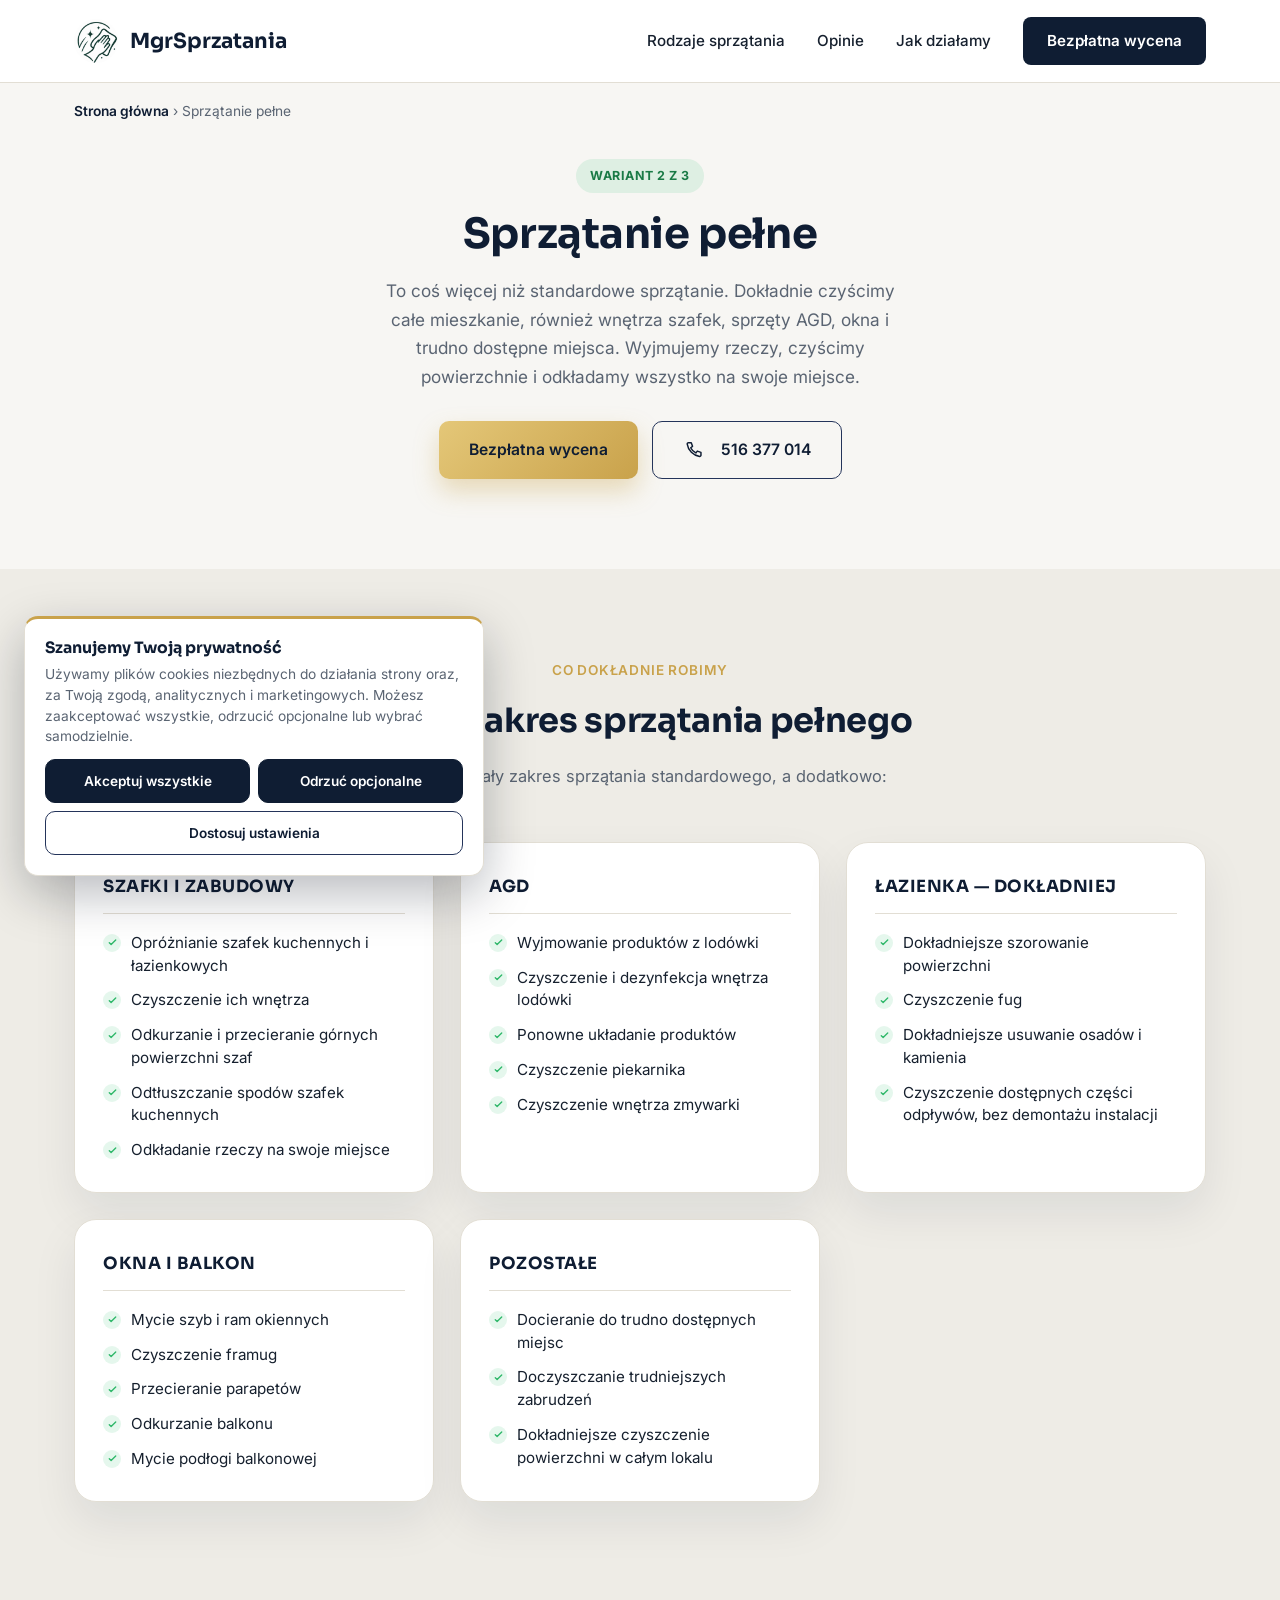
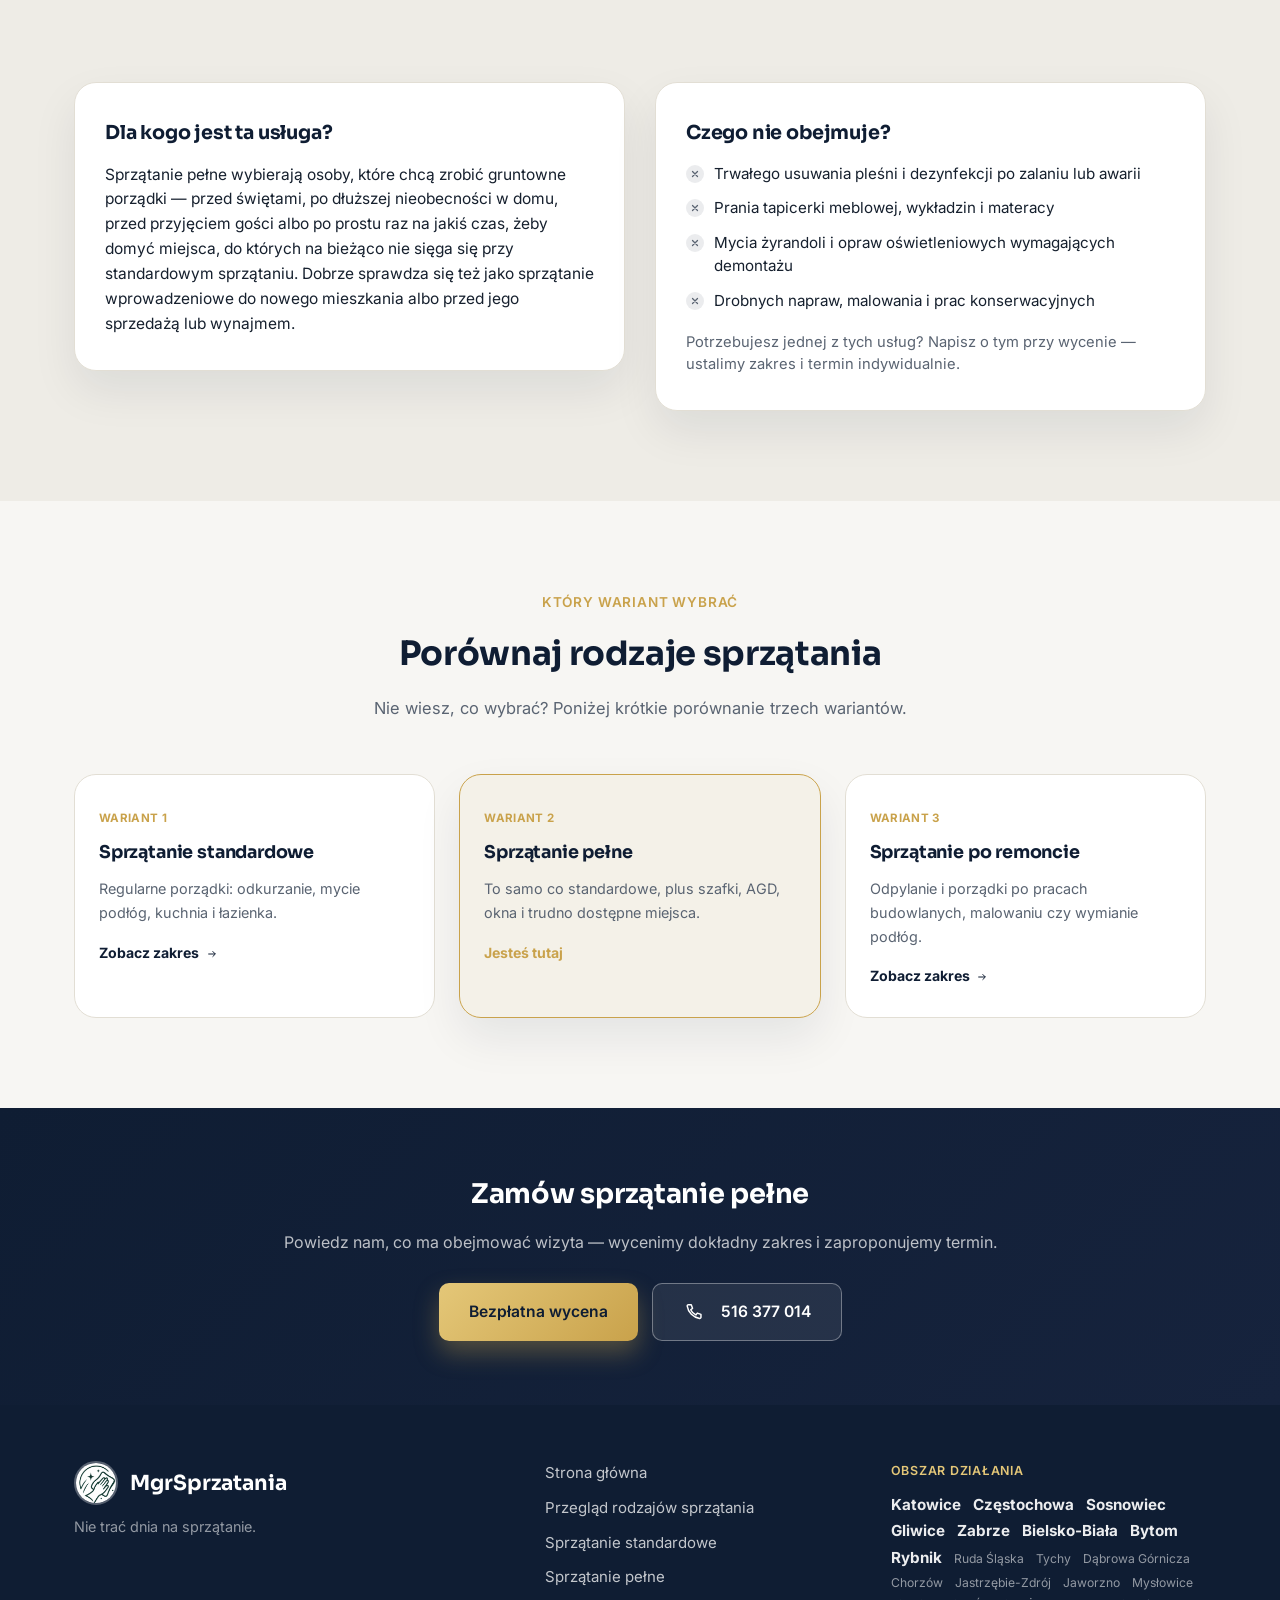
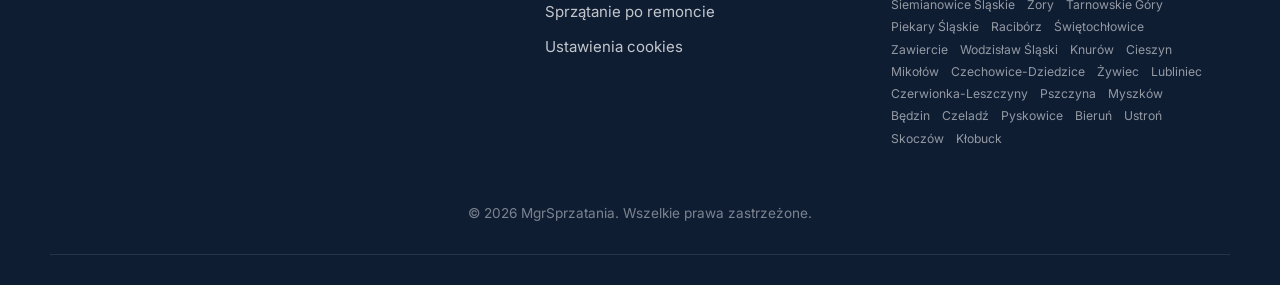
<file: sprzatanie-pelne/index.html>
<!DOCTYPE html>
<html lang="pl">
<head>
<!-- Google Consent Mode v2 (domyślnie: brak zgód) -->
<script>
window.dataLayer = window.dataLayer || [];
function gtag(){dataLayer.push(arguments);}
gtag('consent', 'default', {
  'analytics_storage': 'denied',
  'ad_storage': 'denied',
  'ad_user_data': 'denied',
  'ad_personalization': 'denied',
  'wait_for_update': 500
});
</script>
<!-- End Google Consent Mode v2 -->
<script src="/assets/cookies.js?v=1"></script>
<!-- Google Tag Manager -->
<script>(function(w,d,s,l,i){w[l]=w[l]||[];w[l].push({'gtm.start':
new Date().getTime(),event:'gtm.js'});var f=d.getElementsByTagName(s)[0],
j=d.createElement(s),dl=l!='dataLayer'?'&l='+l:'';j.async=true;j.src=
'https://www.googletagmanager.com/gtm.js?id='+i+dl;f.parentNode.insertBefore(j,f);
})(window,document,'script','dataLayer','GTM-MZFPNL9S');</script>
<!-- End Google Tag Manager -->
<meta charset="UTF-8">
<meta name="viewport" content="width=device-width, initial-scale=1.0">
<title>Sprzątanie pełne (dokładne) mieszkań i domów – Katowice | MgrSprzatania</title>
<meta name="description" content="Dokładne sprzątanie obejmujące wnętrza szafek, sprzęty AGD, okna i trudno dostępne miejsca. Usługa dla mieszkań i domów w Katowicach i na Śląsku. Bezpłatna wycena.">
<link rel="canonical" href="https://sprzatanie.slask.pl/sprzatanie-pelne/">
<link rel="icon" href="/favicon.ico" sizes="any">
<link rel="icon" type="image/png" sizes="192x192" href="/assets/icon-192.png">
<link rel="icon" type="image/png" sizes="512x512" href="/assets/icon-512.png">
<link rel="apple-touch-icon" sizes="180x180" href="/assets/apple-touch-icon.png">
<link rel="preconnect" href="https://fonts.googleapis.com">
<link rel="preconnect" href="https://fonts.gstatic.com" crossorigin>
<link href="https://fonts.googleapis.com/css2?family=Sora:wght@600;700;800&family=Inter:wght@400;500;600;700&display=swap" rel="stylesheet">
<link rel="stylesheet" href="/styles.css?v=10">
<link rel="stylesheet" href="/assets/cookies.css?v=1">
<!-- Cloudflare Web Analytics -->
<script type='module' src='https://static.cloudflareinsights.com/beacon.min.js' data-cf-beacon='{"token": "cde91d074a4e402f97309ad45cde456e"}'></script>
<!-- End Cloudflare Web Analytics -->
</head>
<body>

<!-- Google Tag Manager (noscript) -->
<noscript><iframe src="https://www.googletagmanager.com/ns.html?id=GTM-MZFPNL9S"
height="0" width="0" style="display:none;visibility:hidden"></iframe></noscript>
<!-- End Google Tag Manager (noscript) -->

  <!-- HEADER -->
  <header class="site-header">
    <div class="container header-inner">
      <a href="/" class="logo">
        <img src="/assets/logo.jpg" alt="MgrSprzatania – logo" class="logo-img">
        <span class="logo-text">MgrSprzatania</span>
      </a>
      <nav class="nav">
        <div class="nav-links">
          <a href="/#rodzaje">Rodzaje sprzątania</a>
          <a href="/#opinie">Opinie</a>
          <a href="/#jak-dzialamy">Jak działamy</a>
        </div>
        <a href="/#kontakt" class="nav-cta">Bezpłatna wycena</a>
      </nav>
    </div>
  </header>

  <div class="container">
    <p class="service-breadcrumb"><a href="/">Strona główna</a> › Sprzątanie pełne</p>
  </div>

  <!-- HERO USŁUGI -->
  <section class="service-hero service-hero--text-only">
    <div class="container service-hero-grid">
      <div class="service-hero-content">
        <span class="service-badge">Wariant 2 z 3</span>
        <h1>Sprzątanie pełne</h1>
        <p class="service-hero-lead">
          To coś więcej niż standardowe sprzątanie. Dokładnie czyścimy całe mieszkanie,
          również wnętrza szafek, sprzęty AGD, okna i trudno dostępne miejsca. Wyjmujemy
          rzeczy, czyścimy powierzchnie i odkładamy wszystko na swoje miejsce.
        </p>
        <div class="service-hero-actions">
          <a href="/#kontakt" class="btn btn-gold">Bezpłatna wycena</a>
          <a href="tel:+48516377014" class="btn btn-outline">
            <svg viewBox="0 0 24 24" fill="none" stroke="currentColor" stroke-width="1.6" stroke-linecap="round" stroke-linejoin="round" width="18" height="18" style="margin-right:6px;vertical-align:-3px"><path d="M6 4h3l1.4 4-2 1.6a11.5 11.5 0 0 0 5.6 5.6l1.6-2 4 1.4v3a1.4 1.4 0 0 1-1.5 1.4A16 16 0 0 1 4.6 5.5 1.4 1.4 0 0 1 6 4Z"/></svg>
            516 377 014
          </a>
        </div>
      </div>
    </div>
  </section>

  <!-- ZAKRES PRAC -->
  <section class="scope-section">
    <div class="container">
      <p class="section-kicker reveal">Co dokładnie robimy</p>
      <h2 class="section-title reveal">Pełny zakres sprzątania pełnego</h2>
      <p class="section-subtitle reveal">
        Obejmuje cały zakres sprzątania standardowego, a dodatkowo:
      </p>

      <div class="scope-grid">
        <div class="scope-category reveal">
          <h3>Szafki i zabudowy</h3>
          <ul class="scope-list">
            <li>Opróżnianie szafek kuchennych i łazienkowych</li>
            <li>Czyszczenie ich wnętrza</li>
            <li>Odkurzanie i przecieranie górnych powierzchni szaf</li>
            <li>Odtłuszczanie spodów szafek kuchennych</li>
            <li>Odkładanie rzeczy na swoje miejsce</li>
          </ul>
        </div>
        <div class="scope-category reveal">
          <h3>AGD</h3>
          <ul class="scope-list">
            <li>Wyjmowanie produktów z lodówki</li>
            <li>Czyszczenie i dezynfekcja wnętrza lodówki</li>
            <li>Ponowne układanie produktów</li>
            <li>Czyszczenie piekarnika</li>
            <li>Czyszczenie wnętrza zmywarki</li>
          </ul>
        </div>
        <div class="scope-category reveal">
          <h3>Łazienka — dokładniej</h3>
          <ul class="scope-list">
            <li>Dokładniejsze szorowanie powierzchni</li>
            <li>Czyszczenie fug</li>
            <li>Dokładniejsze usuwanie osadów i kamienia</li>
            <li>Czyszczenie dostępnych części odpływów, bez demontażu instalacji</li>
          </ul>
        </div>
        <div class="scope-category reveal">
          <h3>Okna i balkon</h3>
          <ul class="scope-list">
            <li>Mycie szyb i ram okiennych</li>
            <li>Czyszczenie framug</li>
            <li>Przecieranie parapetów</li>
            <li>Odkurzanie balkonu</li>
            <li>Mycie podłogi balkonowej</li>
          </ul>
        </div>
        <div class="scope-category reveal">
          <h3>Pozostałe</h3>
          <ul class="scope-list">
            <li>Docieranie do trudno dostępnych miejsc</li>
            <li>Doczyszczanie trudniejszych zabrudzeń</li>
            <li>Dokładniejsze czyszczenie powierzchni w całym lokalu</li>
          </ul>
        </div>
      </div>
    </div>
  </section>

  <!-- DLA KOGO / CZEGO NIE OBEJMUJE -->
  <section class="audience-exclusions">
    <div class="container audience-exclusions-grid">
      <div class="audience-card reveal">
        <h3>Dla kogo jest ta usługa?</h3>
        <p>
          Sprzątanie pełne wybierają osoby, które chcą zrobić gruntowne porządki — przed
          świętami, po dłuższej nieobecności w domu, przed przyjęciem gości albo po prostu
          raz na jakiś czas, żeby domyć miejsca, do których na bieżąco nie sięga się przy
          standardowym sprzątaniu. Dobrze sprawdza się też jako sprzątanie wprowadzeniowe do
          nowego mieszkania albo przed jego sprzedażą lub wynajmem.
        </p>
      </div>
      <div class="exclusions-card reveal">
        <h3>Czego nie obejmuje?</h3>
        <ul class="exclusions-list">
          <li>Trwałego usuwania pleśni i dezynfekcji po zalaniu lub awarii</li>
          <li>Prania tapicerki meblowej, wykładzin i materacy</li>
          <li>Mycia żyrandoli i opraw oświetleniowych wymagających demontażu</li>
          <li>Drobnych napraw, malowania i prac konserwacyjnych</li>
        </ul>
        <p>
          Potrzebujesz jednej z tych usług? Napisz o tym przy wycenie — ustalimy zakres
          i termin indywidualnie.
        </p>
      </div>
    </div>
  </section>

  <!-- PORÓWNANIE WARIANTÓW -->
  <section class="compare-section">
    <div class="container">
      <p class="section-kicker reveal">Który wariant wybrać</p>
      <h2 class="section-title reveal">Porównaj rodzaje sprzątania</h2>
      <p class="section-subtitle reveal">Nie wiesz, co wybrać? Poniżej krótkie porównanie trzech wariantów.</p>

      <div class="compare-grid reveal">
        <a href="/sprzatanie-standardowe/" class="compare-card">
          <span class="compare-card-tag">Wariant 1</span>
          <h4>Sprzątanie standardowe</h4>
          <p>Regularne porządki: odkurzanie, mycie podłóg, kuchnia i łazienka.</p>
          <span class="compare-card-link">Zobacz zakres</span>
        </a>
        <a href="/sprzatanie-pelne/" class="compare-card is-current">
          <span class="compare-card-tag">Wariant 2</span>
          <h4>Sprzątanie pełne</h4>
          <p>To samo co standardowe, plus szafki, AGD, okna i trudno dostępne miejsca.</p>
          <span class="compare-card-link">Jesteś tutaj</span>
        </a>
        <a href="/sprzatanie-po-remoncie/" class="compare-card">
          <span class="compare-card-tag">Wariant 3</span>
          <h4>Sprzątanie po remoncie</h4>
          <p>Odpylanie i porządki po pracach budowlanych, malowaniu czy wymianie podłóg.</p>
          <span class="compare-card-link">Zobacz zakres</span>
        </a>
      </div>
    </div>
  </section>

  <!-- CTA -->
  <section class="cta-band">
    <div class="container cta-band-inner">
      <h2>Zamów sprzątanie pełne</h2>
      <p>Powiedz nam, co ma obejmować wizyta — wycenimy dokładny zakres i zaproponujemy termin.</p>
      <div class="cta-band-actions">
        <a href="/#kontakt" class="btn btn-gold">Bezpłatna wycena</a>
        <a href="tel:+48516377014" class="btn btn-ghost">
          <svg viewBox="0 0 24 24" fill="none" stroke="currentColor" stroke-width="1.6" stroke-linecap="round" stroke-linejoin="round" width="18" height="18" style="margin-right:6px;vertical-align:-3px"><path d="M6 4h3l1.4 4-2 1.6a11.5 11.5 0 0 0 5.6 5.6l1.6-2 4 1.4v3a1.4 1.4 0 0 1-1.5 1.4A16 16 0 0 1 4.6 5.5 1.4 1.4 0 0 1 6 4Z"/></svg>
          516 377 014
        </a>
      </div>
    </div>
  </section>

  <!-- FOOTER -->
  <footer class="site-footer">
    <div class="container footer-inner">
      <div class="footer-brand">
        <div class="logo">
          <img src="/assets/logo.jpg" alt="MgrSprzatania – logo" class="logo-img">
          <span class="logo-text">MgrSprzatania</span>
        </div>
        <p class="footer-tagline">Nie trać dnia na sprzątanie.</p>
      </div>
      <nav class="footer-nav">
        <a href="/">Strona główna</a>
        <a href="/rodzaje-sprzatania/">Przegląd rodzajów sprzątania</a>
        <a href="/sprzatanie-standardowe/">Sprzątanie standardowe</a>
        <a href="/sprzatanie-pelne/">Sprzątanie pełne</a>
        <a href="/sprzatanie-po-remoncie/">Sprzątanie po remoncie</a>
        <a href="#" class="cc-open" data-cc-open>Ustawienia cookies</a>
      </nav>
      <div class="footer-areas">
        <p class="footer-areas-title">Obszar działania</p>
        <ul class="footer-areas-list"><li class="is-major">Katowice</li><li class="is-major">Częstochowa</li><li class="is-major">Sosnowiec</li><li class="is-major">Gliwice</li><li class="is-major">Zabrze</li><li class="is-major">Bielsko-Biała</li><li class="is-major">Bytom</li><li class="is-major">Rybnik</li><li>Ruda Śląska</li><li>Tychy</li><li>Dąbrowa Górnicza</li><li>Chorzów</li><li>Jastrzębie-Zdrój</li><li>Jaworzno</li><li>Mysłowice</li><li>Siemianowice Śląskie</li><li>Żory</li><li>Tarnowskie Góry</li><li>Piekary Śląskie</li><li>Racibórz</li><li>Świętochłowice</li><li>Zawiercie</li><li>Wodzisław Śląski</li><li>Knurów</li><li>Cieszyn</li><li>Mikołów</li><li>Czechowice-Dziedzice</li><li>Żywiec</li><li>Lubliniec</li><li>Czerwionka-Leszczyny</li><li>Pszczyna</li><li>Myszków</li><li>Będzin</li><li>Czeladź</li><li>Pyskowice</li><li>Bieruń</li><li>Ustroń</li><li>Skoczów</li><li>Kłobuck</li></ul>
      </div>
      <p class="footer-copy">&copy; <span id="year"></span> MgrSprzatania. Wszelkie prawa zastrzeżone.</p>
    </div>
  </footer>

  <script src="/common.js"></script>
</body>
</html>
</file>
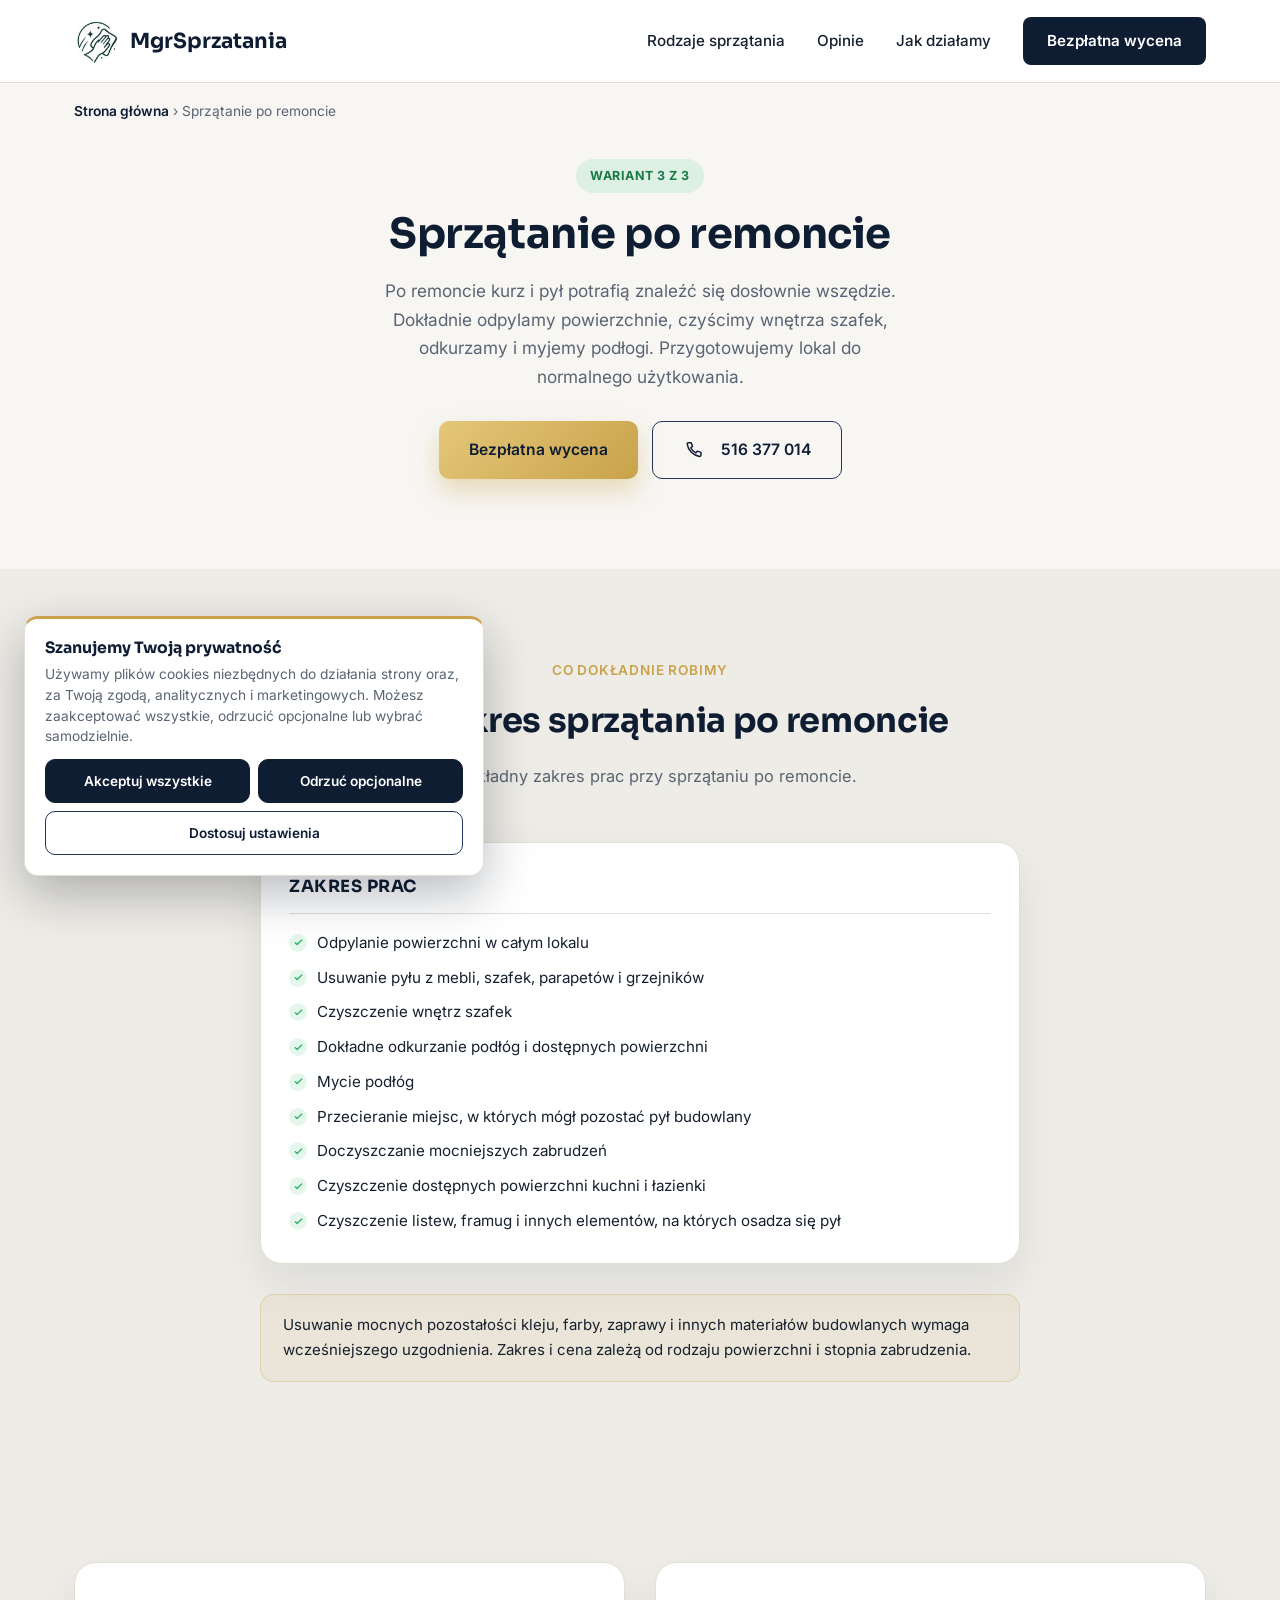
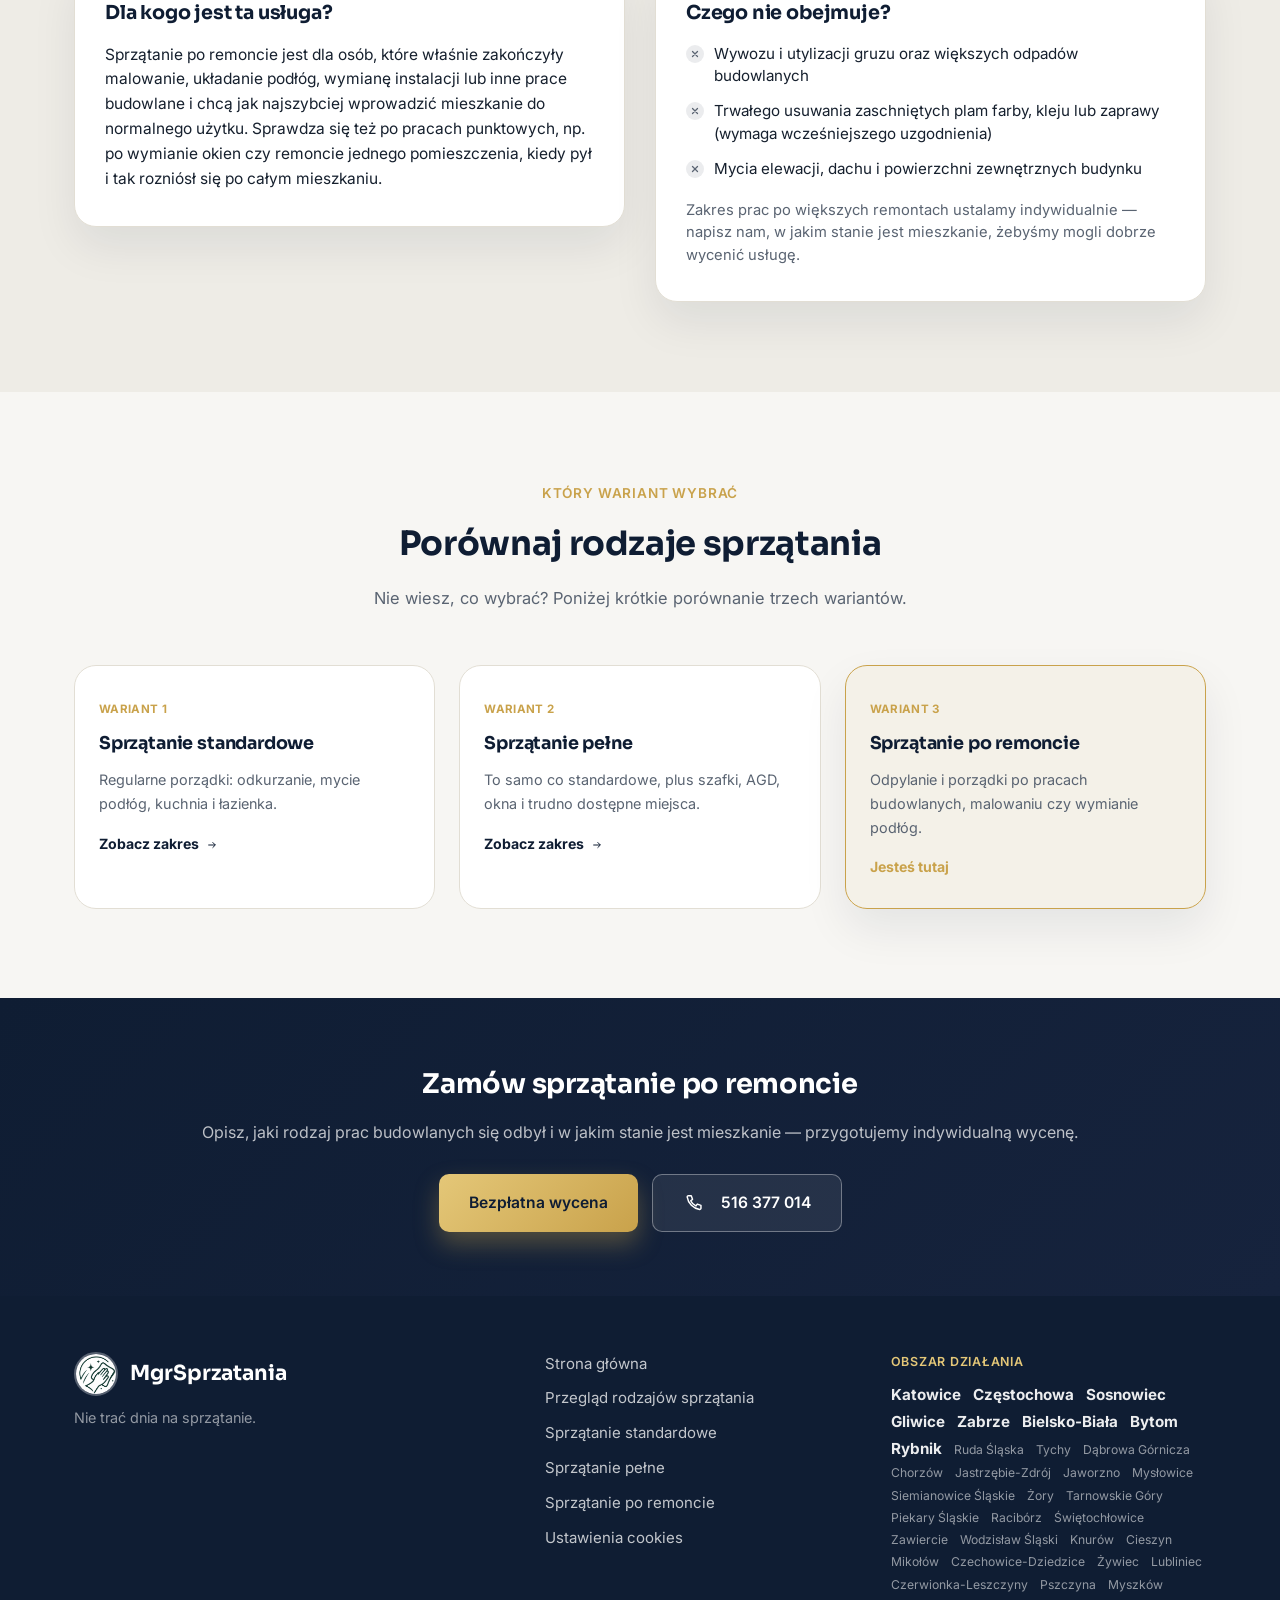
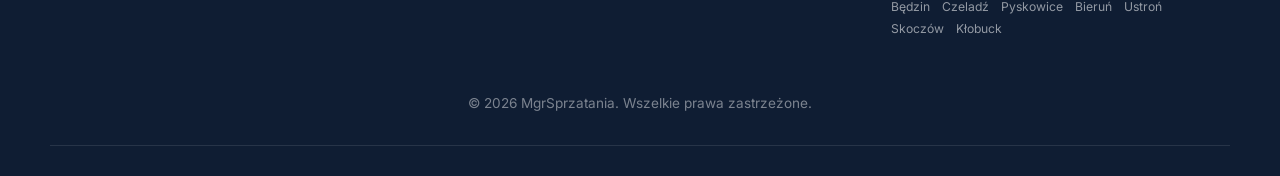
<file: sprzatanie-po-remoncie/index.html>
<!DOCTYPE html>
<html lang="pl">
<head>
<!-- Google Consent Mode v2 (domyślnie: brak zgód) -->
<script>
window.dataLayer = window.dataLayer || [];
function gtag(){dataLayer.push(arguments);}
gtag('consent', 'default', {
  'analytics_storage': 'denied',
  'ad_storage': 'denied',
  'ad_user_data': 'denied',
  'ad_personalization': 'denied',
  'wait_for_update': 500
});
</script>
<!-- End Google Consent Mode v2 -->
<script src="/assets/cookies.js?v=1"></script>
<!-- Google Tag Manager -->
<script>(function(w,d,s,l,i){w[l]=w[l]||[];w[l].push({'gtm.start':
new Date().getTime(),event:'gtm.js'});var f=d.getElementsByTagName(s)[0],
j=d.createElement(s),dl=l!='dataLayer'?'&l='+l:'';j.async=true;j.src=
'https://www.googletagmanager.com/gtm.js?id='+i+dl;f.parentNode.insertBefore(j,f);
})(window,document,'script','dataLayer','GTM-MZFPNL9S');</script>
<!-- End Google Tag Manager -->
<meta charset="UTF-8">
<meta name="viewport" content="width=device-width, initial-scale=1.0">
<title>Sprzątanie po remoncie – usuwanie pyłu budowlanego | MgrSprzatania, Katowice</title>
<meta name="description" content="Sprzątanie po remoncie w Katowicach i na Śląsku: odpylanie, mycie podłóg, czyszczenie szafek i powierzchni z pyłu budowlanego. Indywidualna, bezpłatna wycena.">
<link rel="canonical" href="https://sprzatanie.slask.pl/sprzatanie-po-remoncie/">
<link rel="icon" href="/favicon.ico" sizes="any">
<link rel="icon" type="image/png" sizes="192x192" href="/assets/icon-192.png">
<link rel="icon" type="image/png" sizes="512x512" href="/assets/icon-512.png">
<link rel="apple-touch-icon" sizes="180x180" href="/assets/apple-touch-icon.png">
<link rel="preconnect" href="https://fonts.googleapis.com">
<link rel="preconnect" href="https://fonts.gstatic.com" crossorigin>
<link href="https://fonts.googleapis.com/css2?family=Sora:wght@600;700;800&family=Inter:wght@400;500;600;700&display=swap" rel="stylesheet">
<link rel="stylesheet" href="/styles.css?v=10">
<link rel="stylesheet" href="/assets/cookies.css?v=1">
<!-- Cloudflare Web Analytics -->
<script type='module' src='https://static.cloudflareinsights.com/beacon.min.js' data-cf-beacon='{"token": "cde91d074a4e402f97309ad45cde456e"}'></script>
<!-- End Cloudflare Web Analytics -->
</head>
<body>

<!-- Google Tag Manager (noscript) -->
<noscript><iframe src="https://www.googletagmanager.com/ns.html?id=GTM-MZFPNL9S"
height="0" width="0" style="display:none;visibility:hidden"></iframe></noscript>
<!-- End Google Tag Manager (noscript) -->

  <!-- HEADER -->
  <header class="site-header">
    <div class="container header-inner">
      <a href="/" class="logo">
        <img src="/assets/logo.jpg" alt="MgrSprzatania – logo" class="logo-img">
        <span class="logo-text">MgrSprzatania</span>
      </a>
      <nav class="nav">
        <div class="nav-links">
          <a href="/#rodzaje">Rodzaje sprzątania</a>
          <a href="/#opinie">Opinie</a>
          <a href="/#jak-dzialamy">Jak działamy</a>
        </div>
        <a href="/#kontakt" class="nav-cta">Bezpłatna wycena</a>
      </nav>
    </div>
  </header>

  <div class="container">
    <p class="service-breadcrumb"><a href="/">Strona główna</a> › Sprzątanie po remoncie</p>
  </div>

  <!-- HERO USŁUGI -->
  <section class="service-hero service-hero--text-only">
    <div class="container service-hero-grid">
      <div class="service-hero-content">
        <span class="service-badge">Wariant 3 z 3</span>
        <h1>Sprzątanie po remoncie</h1>
        <p class="service-hero-lead">
          Po remoncie kurz i pył potrafią znaleźć się dosłownie wszędzie. Dokładnie odpylamy
          powierzchnie, czyścimy wnętrza szafek, odkurzamy i myjemy podłogi. Przygotowujemy
          lokal do normalnego użytkowania.
        </p>
        <div class="service-hero-actions">
          <a href="/#kontakt" class="btn btn-gold">Bezpłatna wycena</a>
          <a href="tel:+48516377014" class="btn btn-outline">
            <svg viewBox="0 0 24 24" fill="none" stroke="currentColor" stroke-width="1.6" stroke-linecap="round" stroke-linejoin="round" width="18" height="18" style="margin-right:6px;vertical-align:-3px"><path d="M6 4h3l1.4 4-2 1.6a11.5 11.5 0 0 0 5.6 5.6l1.6-2 4 1.4v3a1.4 1.4 0 0 1-1.5 1.4A16 16 0 0 1 4.6 5.5 1.4 1.4 0 0 1 6 4Z"/></svg>
            516 377 014
          </a>
        </div>
      </div>
    </div>
  </section>

  <!-- ZAKRES PRAC -->
  <section class="scope-section">
    <div class="container">
      <p class="section-kicker reveal">Co dokładnie robimy</p>
      <h2 class="section-title reveal">Pełny zakres sprzątania po remoncie</h2>
      <p class="section-subtitle reveal">Oto dokładny zakres prac przy sprzątaniu po remoncie.</p>

      <div class="scope-grid scope-grid--single">
        <div class="scope-category reveal">
          <h3>Zakres prac</h3>
          <ul class="scope-list">
            <li>Odpylanie powierzchni w całym lokalu</li>
            <li>Usuwanie pyłu z mebli, szafek, parapetów i grzejników</li>
            <li>Czyszczenie wnętrz szafek</li>
            <li>Dokładne odkurzanie podłóg i dostępnych powierzchni</li>
            <li>Mycie podłóg</li>
            <li>Przecieranie miejsc, w których mógł pozostać pył budowlany</li>
            <li>Doczyszczanie mocniejszych zabrudzeń</li>
            <li>Czyszczenie dostępnych powierzchni kuchni i łazienki</li>
            <li>Czyszczenie listew, framug i innych elementów, na których osadza się pył</li>
          </ul>
        </div>
      </div>

      <p class="scope-note reveal">
        Usuwanie mocnych pozostałości kleju, farby, zaprawy i innych materiałów budowlanych
        wymaga wcześniejszego uzgodnienia. Zakres i cena zależą od rodzaju powierzchni
        i stopnia zabrudzenia.
      </p>
    </div>
  </section>

  <!-- DLA KOGO / CZEGO NIE OBEJMUJE -->
  <section class="audience-exclusions">
    <div class="container audience-exclusions-grid">
      <div class="audience-card reveal">
        <h3>Dla kogo jest ta usługa?</h3>
        <p>
          Sprzątanie po remoncie jest dla osób, które właśnie zakończyły malowanie, układanie
          podłóg, wymianę instalacji lub inne prace budowlane i chcą jak najszybciej
          wprowadzić mieszkanie do normalnego użytku. Sprawdza się też po pracach punktowych,
          np. po wymianie okien czy remoncie jednego pomieszczenia, kiedy pył i tak rozniósł
          się po całym mieszkaniu.
        </p>
      </div>
      <div class="exclusions-card reveal">
        <h3>Czego nie obejmuje?</h3>
        <ul class="exclusions-list">
          <li>Wywozu i utylizacji gruzu oraz większych odpadów budowlanych</li>
          <li>Trwałego usuwania zaschniętych plam farby, kleju lub zaprawy (wymaga wcześniejszego uzgodnienia)</li>
          <li>Mycia elewacji, dachu i powierzchni zewnętrznych budynku</li>
        </ul>
        <p>
          Zakres prac po większych remontach ustalamy indywidualnie — napisz nam, w jakim
          stanie jest mieszkanie, żebyśmy mogli dobrze wycenić usługę.
        </p>
      </div>
    </div>
  </section>

  <!-- PORÓWNANIE WARIANTÓW -->
  <section class="compare-section">
    <div class="container">
      <p class="section-kicker reveal">Który wariant wybrać</p>
      <h2 class="section-title reveal">Porównaj rodzaje sprzątania</h2>
      <p class="section-subtitle reveal">Nie wiesz, co wybrać? Poniżej krótkie porównanie trzech wariantów.</p>

      <div class="compare-grid reveal">
        <a href="/sprzatanie-standardowe/" class="compare-card">
          <span class="compare-card-tag">Wariant 1</span>
          <h4>Sprzątanie standardowe</h4>
          <p>Regularne porządki: odkurzanie, mycie podłóg, kuchnia i łazienka.</p>
          <span class="compare-card-link">Zobacz zakres</span>
        </a>
        <a href="/sprzatanie-pelne/" class="compare-card">
          <span class="compare-card-tag">Wariant 2</span>
          <h4>Sprzątanie pełne</h4>
          <p>To samo co standardowe, plus szafki, AGD, okna i trudno dostępne miejsca.</p>
          <span class="compare-card-link">Zobacz zakres</span>
        </a>
        <a href="/sprzatanie-po-remoncie/" class="compare-card is-current">
          <span class="compare-card-tag">Wariant 3</span>
          <h4>Sprzątanie po remoncie</h4>
          <p>Odpylanie i porządki po pracach budowlanych, malowaniu czy wymianie podłóg.</p>
          <span class="compare-card-link">Jesteś tutaj</span>
        </a>
      </div>
    </div>
  </section>

  <!-- CTA -->
  <section class="cta-band">
    <div class="container cta-band-inner">
      <h2>Zamów sprzątanie po remoncie</h2>
      <p>Opisz, jaki rodzaj prac budowlanych się odbył i w jakim stanie jest mieszkanie — przygotujemy indywidualną wycenę.</p>
      <div class="cta-band-actions">
        <a href="/#kontakt" class="btn btn-gold">Bezpłatna wycena</a>
        <a href="tel:+48516377014" class="btn btn-ghost">
          <svg viewBox="0 0 24 24" fill="none" stroke="currentColor" stroke-width="1.6" stroke-linecap="round" stroke-linejoin="round" width="18" height="18" style="margin-right:6px;vertical-align:-3px"><path d="M6 4h3l1.4 4-2 1.6a11.5 11.5 0 0 0 5.6 5.6l1.6-2 4 1.4v3a1.4 1.4 0 0 1-1.5 1.4A16 16 0 0 1 4.6 5.5 1.4 1.4 0 0 1 6 4Z"/></svg>
          516 377 014
        </a>
      </div>
    </div>
  </section>

  <!-- FOOTER -->
  <footer class="site-footer">
    <div class="container footer-inner">
      <div class="footer-brand">
        <div class="logo">
          <img src="/assets/logo.jpg" alt="MgrSprzatania – logo" class="logo-img">
          <span class="logo-text">MgrSprzatania</span>
        </div>
        <p class="footer-tagline">Nie trać dnia na sprzątanie.</p>
      </div>
      <nav class="footer-nav">
        <a href="/">Strona główna</a>
        <a href="/rodzaje-sprzatania/">Przegląd rodzajów sprzątania</a>
        <a href="/sprzatanie-standardowe/">Sprzątanie standardowe</a>
        <a href="/sprzatanie-pelne/">Sprzątanie pełne</a>
        <a href="/sprzatanie-po-remoncie/">Sprzątanie po remoncie</a>
        <a href="#" class="cc-open" data-cc-open>Ustawienia cookies</a>
      </nav>
      <div class="footer-areas">
        <p class="footer-areas-title">Obszar działania</p>
        <ul class="footer-areas-list"><li class="is-major">Katowice</li><li class="is-major">Częstochowa</li><li class="is-major">Sosnowiec</li><li class="is-major">Gliwice</li><li class="is-major">Zabrze</li><li class="is-major">Bielsko-Biała</li><li class="is-major">Bytom</li><li class="is-major">Rybnik</li><li>Ruda Śląska</li><li>Tychy</li><li>Dąbrowa Górnicza</li><li>Chorzów</li><li>Jastrzębie-Zdrój</li><li>Jaworzno</li><li>Mysłowice</li><li>Siemianowice Śląskie</li><li>Żory</li><li>Tarnowskie Góry</li><li>Piekary Śląskie</li><li>Racibórz</li><li>Świętochłowice</li><li>Zawiercie</li><li>Wodzisław Śląski</li><li>Knurów</li><li>Cieszyn</li><li>Mikołów</li><li>Czechowice-Dziedzice</li><li>Żywiec</li><li>Lubliniec</li><li>Czerwionka-Leszczyny</li><li>Pszczyna</li><li>Myszków</li><li>Będzin</li><li>Czeladź</li><li>Pyskowice</li><li>Bieruń</li><li>Ustroń</li><li>Skoczów</li><li>Kłobuck</li></ul>
      </div>
      <p class="footer-copy">&copy; <span id="year"></span> MgrSprzatania. Wszelkie prawa zastrzeżone.</p>
    </div>
  </footer>

  <script src="/common.js"></script>
</body>
</html>
</file>
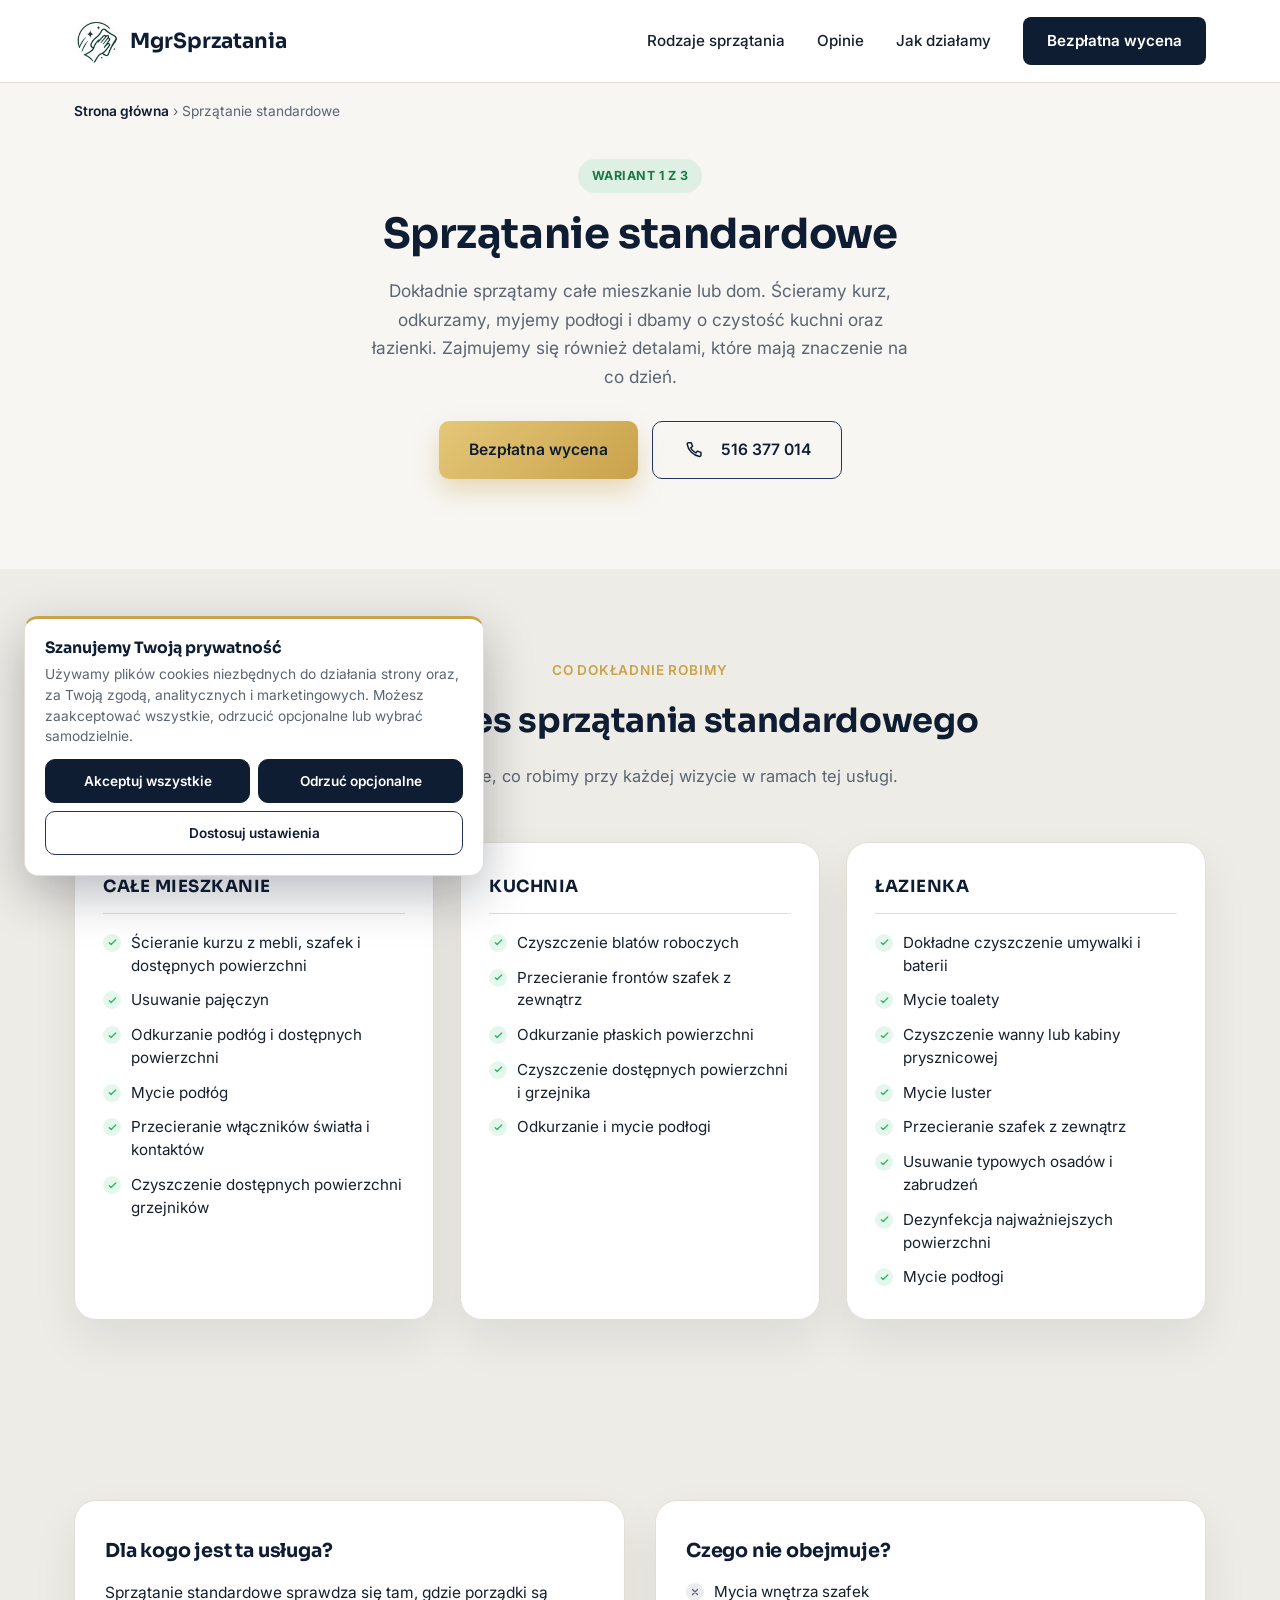
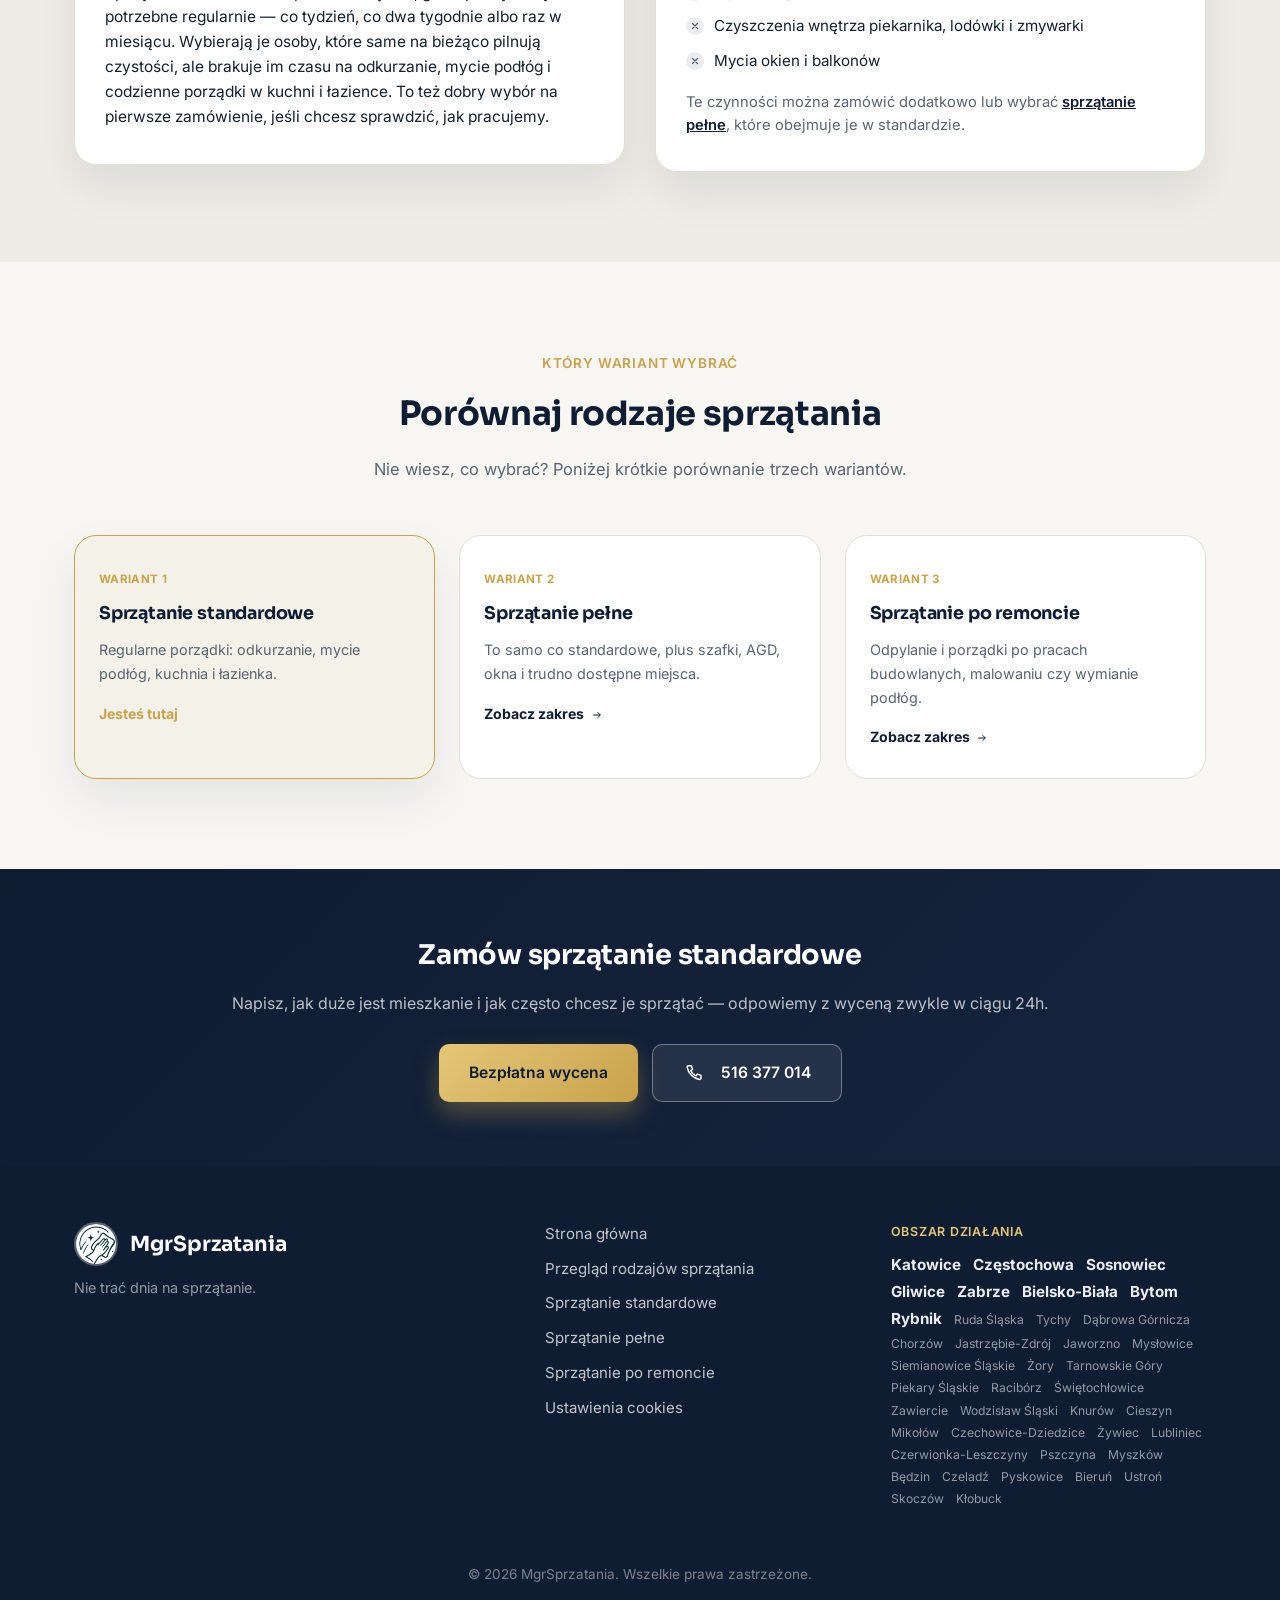
<file: sprzatanie-standardowe/index.html>
<!DOCTYPE html>
<html lang="pl">
<head>
<!-- Google Consent Mode v2 (domyślnie: brak zgód) -->
<script>
window.dataLayer = window.dataLayer || [];
function gtag(){dataLayer.push(arguments);}
gtag('consent', 'default', {
  'analytics_storage': 'denied',
  'ad_storage': 'denied',
  'ad_user_data': 'denied',
  'ad_personalization': 'denied',
  'wait_for_update': 500
});
</script>
<!-- End Google Consent Mode v2 -->
<script src="/assets/cookies.js?v=1"></script>
<!-- Google Tag Manager -->
<script>(function(w,d,s,l,i){w[l]=w[l]||[];w[l].push({'gtm.start':
new Date().getTime(),event:'gtm.js'});var f=d.getElementsByTagName(s)[0],
j=d.createElement(s),dl=l!='dataLayer'?'&l='+l:'';j.async=true;j.src=
'https://www.googletagmanager.com/gtm.js?id='+i+dl;f.parentNode.insertBefore(j,f);
})(window,document,'script','dataLayer','GTM-MZFPNL9S');</script>
<!-- End Google Tag Manager -->
<meta charset="UTF-8">
<meta name="viewport" content="width=device-width, initial-scale=1.0">
<title>Sprzątanie standardowe mieszkań i domów – Katowice, Śląsk | MgrSprzatania</title>
<meta name="description" content="Regularne sprzątanie mieszkań i domów w Katowicach i na terenie całego Śląska: odkurzanie, mycie podłóg, kuchnia i łazienka. Sprawdź pełny zakres i zamów bezpłatną wycenę.">
<link rel="canonical" href="https://sprzatanie.slask.pl/sprzatanie-standardowe/">
<link rel="icon" href="/favicon.ico" sizes="any">
<link rel="icon" type="image/png" sizes="192x192" href="/assets/icon-192.png">
<link rel="icon" type="image/png" sizes="512x512" href="/assets/icon-512.png">
<link rel="apple-touch-icon" sizes="180x180" href="/assets/apple-touch-icon.png">
<link rel="preconnect" href="https://fonts.googleapis.com">
<link rel="preconnect" href="https://fonts.gstatic.com" crossorigin>
<link href="https://fonts.googleapis.com/css2?family=Sora:wght@600;700;800&family=Inter:wght@400;500;600;700&display=swap" rel="stylesheet">
<link rel="stylesheet" href="/styles.css?v=10">
<link rel="stylesheet" href="/assets/cookies.css?v=1">
<!-- Cloudflare Web Analytics -->
<script type='module' src='https://static.cloudflareinsights.com/beacon.min.js' data-cf-beacon='{"token": "cde91d074a4e402f97309ad45cde456e"}'></script>
<!-- End Cloudflare Web Analytics -->
</head>
<body>

<!-- Google Tag Manager (noscript) -->
<noscript><iframe src="https://www.googletagmanager.com/ns.html?id=GTM-MZFPNL9S"
height="0" width="0" style="display:none;visibility:hidden"></iframe></noscript>
<!-- End Google Tag Manager (noscript) -->

  <!-- HEADER -->
  <header class="site-header">
    <div class="container header-inner">
      <a href="/" class="logo">
        <img src="/assets/logo.jpg" alt="MgrSprzatania – logo" class="logo-img">
        <span class="logo-text">MgrSprzatania</span>
      </a>
      <nav class="nav">
        <div class="nav-links">
          <a href="/#rodzaje">Rodzaje sprzątania</a>
          <a href="/#opinie">Opinie</a>
          <a href="/#jak-dzialamy">Jak działamy</a>
        </div>
        <a href="/#kontakt" class="nav-cta">Bezpłatna wycena</a>
      </nav>
    </div>
  </header>

  <div class="container">
    <p class="service-breadcrumb"><a href="/">Strona główna</a> › Sprzątanie standardowe</p>
  </div>

  <!-- HERO USŁUGI -->
  <section class="service-hero service-hero--text-only">
    <div class="container service-hero-grid">
      <div class="service-hero-content">
        <span class="service-badge">Wariant 1 z 3</span>
        <h1>Sprzątanie standardowe</h1>
        <p class="service-hero-lead">
          Dokładnie sprzątamy całe mieszkanie lub dom. Ścieramy kurz, odkurzamy, myjemy podłogi
          i dbamy o czystość kuchni oraz łazienki. Zajmujemy się również detalami, które mają
          znaczenie na co dzień.
        </p>
        <div class="service-hero-actions">
          <a href="/#kontakt" class="btn btn-gold">Bezpłatna wycena</a>
          <a href="tel:+48516377014" class="btn btn-outline">
            <svg viewBox="0 0 24 24" fill="none" stroke="currentColor" stroke-width="1.6" stroke-linecap="round" stroke-linejoin="round" width="18" height="18" style="margin-right:6px;vertical-align:-3px"><path d="M6 4h3l1.4 4-2 1.6a11.5 11.5 0 0 0 5.6 5.6l1.6-2 4 1.4v3a1.4 1.4 0 0 1-1.5 1.4A16 16 0 0 1 4.6 5.5 1.4 1.4 0 0 1 6 4Z"/></svg>
            516 377 014
          </a>
        </div>
      </div>
    </div>
  </section>

  <!-- ZAKRES PRAC -->
  <section class="scope-section">
    <div class="container">
      <p class="section-kicker reveal">Co dokładnie robimy</p>
      <h2 class="section-title reveal">Pełny zakres sprzątania standardowego</h2>
      <p class="section-subtitle reveal">Oto dokładnie, co robimy przy każdej wizycie w ramach tej usługi.</p>

      <div class="scope-grid">
        <div class="scope-category reveal">
          <h3>Całe mieszkanie</h3>
          <ul class="scope-list">
            <li>Ścieranie kurzu z mebli, szafek i dostępnych powierzchni</li>
            <li>Usuwanie pajęczyn</li>
            <li>Odkurzanie podłóg i dostępnych powierzchni</li>
            <li>Mycie podłóg</li>
            <li>Przecieranie włączników światła i kontaktów</li>
            <li>Czyszczenie dostępnych powierzchni grzejników</li>
          </ul>
        </div>
        <div class="scope-category reveal">
          <h3>Kuchnia</h3>
          <ul class="scope-list">
            <li>Czyszczenie blatów roboczych</li>
            <li>Przecieranie frontów szafek z zewnątrz</li>
            <li>Odkurzanie płaskich powierzchni</li>
            <li>Czyszczenie dostępnych powierzchni i grzejnika</li>
            <li>Odkurzanie i mycie podłogi</li>
          </ul>
        </div>
        <div class="scope-category reveal">
          <h3>Łazienka</h3>
          <ul class="scope-list">
            <li>Dokładne czyszczenie umywalki i baterii</li>
            <li>Mycie toalety</li>
            <li>Czyszczenie wanny lub kabiny prysznicowej</li>
            <li>Mycie luster</li>
            <li>Przecieranie szafek z zewnątrz</li>
            <li>Usuwanie typowych osadów i zabrudzeń</li>
            <li>Dezynfekcja najważniejszych powierzchni</li>
            <li>Mycie podłogi</li>
          </ul>
        </div>
      </div>
    </div>
  </section>

  <!-- DLA KOGO / CZEGO NIE OBEJMUJE -->
  <section class="audience-exclusions">
    <div class="container audience-exclusions-grid">
      <div class="audience-card reveal">
        <h3>Dla kogo jest ta usługa?</h3>
        <p>
          Sprzątanie standardowe sprawdza się tam, gdzie porządki są potrzebne regularnie —
          co tydzień, co dwa tygodnie albo raz w miesiącu. Wybierają je osoby, które same na
          bieżąco pilnują czystości, ale brakuje im czasu na odkurzanie, mycie podłóg
          i codzienne porządki w kuchni i łazience. To też dobry wybór na pierwsze zamówienie,
          jeśli chcesz sprawdzić, jak pracujemy.
        </p>
      </div>
      <div class="exclusions-card reveal">
        <h3>Czego nie obejmuje?</h3>
        <ul class="exclusions-list">
          <li>Mycia wnętrza szafek</li>
          <li>Czyszczenia wnętrza piekarnika, lodówki i zmywarki</li>
          <li>Mycia okien i balkonów</li>
        </ul>
        <p>
          Te czynności można zamówić dodatkowo lub wybrać
          <a href="/sprzatanie-pelne/">sprzątanie pełne</a>, które obejmuje je w standardzie.
        </p>
      </div>
    </div>
  </section>

  <!-- PORÓWNANIE WARIANTÓW -->
  <section class="compare-section">
    <div class="container">
      <p class="section-kicker reveal">Który wariant wybrać</p>
      <h2 class="section-title reveal">Porównaj rodzaje sprzątania</h2>
      <p class="section-subtitle reveal">Nie wiesz, co wybrać? Poniżej krótkie porównanie trzech wariantów.</p>

      <div class="compare-grid reveal">
        <a href="/sprzatanie-standardowe/" class="compare-card is-current">
          <span class="compare-card-tag">Wariant 1</span>
          <h4>Sprzątanie standardowe</h4>
          <p>Regularne porządki: odkurzanie, mycie podłóg, kuchnia i łazienka.</p>
          <span class="compare-card-link">Jesteś tutaj</span>
        </a>
        <a href="/sprzatanie-pelne/" class="compare-card">
          <span class="compare-card-tag">Wariant 2</span>
          <h4>Sprzątanie pełne</h4>
          <p>To samo co standardowe, plus szafki, AGD, okna i trudno dostępne miejsca.</p>
          <span class="compare-card-link">Zobacz zakres</span>
        </a>
        <a href="/sprzatanie-po-remoncie/" class="compare-card">
          <span class="compare-card-tag">Wariant 3</span>
          <h4>Sprzątanie po remoncie</h4>
          <p>Odpylanie i porządki po pracach budowlanych, malowaniu czy wymianie podłóg.</p>
          <span class="compare-card-link">Zobacz zakres</span>
        </a>
      </div>
    </div>
  </section>

  <!-- CTA -->
  <section class="cta-band">
    <div class="container cta-band-inner">
      <h2>Zamów sprzątanie standardowe</h2>
      <p>Napisz, jak duże jest mieszkanie i jak często chcesz je sprzątać — odpowiemy z wyceną zwykle w ciągu 24h.</p>
      <div class="cta-band-actions">
        <a href="/#kontakt" class="btn btn-gold">Bezpłatna wycena</a>
        <a href="tel:+48516377014" class="btn btn-ghost">
          <svg viewBox="0 0 24 24" fill="none" stroke="currentColor" stroke-width="1.6" stroke-linecap="round" stroke-linejoin="round" width="18" height="18" style="margin-right:6px;vertical-align:-3px"><path d="M6 4h3l1.4 4-2 1.6a11.5 11.5 0 0 0 5.6 5.6l1.6-2 4 1.4v3a1.4 1.4 0 0 1-1.5 1.4A16 16 0 0 1 4.6 5.5 1.4 1.4 0 0 1 6 4Z"/></svg>
          516 377 014
        </a>
      </div>
    </div>
  </section>

  <!-- FOOTER -->
  <footer class="site-footer">
    <div class="container footer-inner">
      <div class="footer-brand">
        <div class="logo">
          <img src="/assets/logo.jpg" alt="MgrSprzatania – logo" class="logo-img">
          <span class="logo-text">MgrSprzatania</span>
        </div>
        <p class="footer-tagline">Nie trać dnia na sprzątanie.</p>
      </div>
      <nav class="footer-nav">
        <a href="/">Strona główna</a>
        <a href="/rodzaje-sprzatania/">Przegląd rodzajów sprzątania</a>
        <a href="/sprzatanie-standardowe/">Sprzątanie standardowe</a>
        <a href="/sprzatanie-pelne/">Sprzątanie pełne</a>
        <a href="/sprzatanie-po-remoncie/">Sprzątanie po remoncie</a>
        <a href="#" class="cc-open" data-cc-open>Ustawienia cookies</a>
      </nav>
      <div class="footer-areas">
        <p class="footer-areas-title">Obszar działania</p>
        <ul class="footer-areas-list"><li class="is-major">Katowice</li><li class="is-major">Częstochowa</li><li class="is-major">Sosnowiec</li><li class="is-major">Gliwice</li><li class="is-major">Zabrze</li><li class="is-major">Bielsko-Biała</li><li class="is-major">Bytom</li><li class="is-major">Rybnik</li><li>Ruda Śląska</li><li>Tychy</li><li>Dąbrowa Górnicza</li><li>Chorzów</li><li>Jastrzębie-Zdrój</li><li>Jaworzno</li><li>Mysłowice</li><li>Siemianowice Śląskie</li><li>Żory</li><li>Tarnowskie Góry</li><li>Piekary Śląskie</li><li>Racibórz</li><li>Świętochłowice</li><li>Zawiercie</li><li>Wodzisław Śląski</li><li>Knurów</li><li>Cieszyn</li><li>Mikołów</li><li>Czechowice-Dziedzice</li><li>Żywiec</li><li>Lubliniec</li><li>Czerwionka-Leszczyny</li><li>Pszczyna</li><li>Myszków</li><li>Będzin</li><li>Czeladź</li><li>Pyskowice</li><li>Bieruń</li><li>Ustroń</li><li>Skoczów</li><li>Kłobuck</li></ul>
      </div>
      <p class="footer-copy">&copy; <span id="year"></span> MgrSprzatania. Wszelkie prawa zastrzeżone.</p>
    </div>
  </footer>

  <script src="/common.js"></script>
</body>
</html>
</file>
<file: styles.css>
/* ===== Reset & Base ===== */
* {
  margin: 0;
  padding: 0;
  box-sizing: border-box;
}

:root {
  /* Paleta premium: granat + złoto */
  --navy-deep: #070f1c;
  --navy: #0f1d33;
  --navy-2: #16233d;
  --navy-light: #24345a;
  --gold: #c9a24b;
  --gold-light: #e4c778;
  --bg: #f7f6f3;
  --bg-alt: #eeece6;
  --white: #ffffff;
  --text-dark: #16202e;
  --text-muted: #5a6472;
  --border: #e2ded4;
  --radius: 14px;
  --radius-lg: 22px;
  /* Turkusowo-zielony akcent (ten sam zielony co strefa na mapie) —
     uzywany punktowo: checkmarki, znaczniki, drobne wyroznienia. */
  --accent-green: #2fb86a;
  --accent-green-dark: #1a7a46;
  --accent-green-bg: rgba(47, 184, 106, 0.12);
  --shadow: 0 20px 45px rgba(15, 29, 51, 0.08);
  --shadow-lg: 0 28px 60px rgba(15, 29, 51, 0.16);
  --font-head: "Sora", "Inter", sans-serif;
  --font-body: "Inter", sans-serif;
}

html {
  scroll-behavior: smooth;
}

body {
  font-family: var(--font-body);
  color: var(--text-dark);
  background: var(--bg);
  line-height: 1.65;
  -webkit-font-smoothing: antialiased;
}

.container {
  max-width: 1180px;
  margin: 0 auto;
  padding: 0 24px;
}

img {
  display: block;
  max-width: 100%;
}

a {
  text-decoration: none;
  color: inherit;
}

ul {
  list-style: none;
}

svg {
  width: 22px;
  height: 22px;
  flex-shrink: 0;
}

h1, h2, h3, h4 {
  font-family: var(--font-head);
  font-weight: 700;
  color: var(--navy);
  letter-spacing: -0.01em;
}

/* ===== Buttons ===== */
.btn {
  display: inline-flex;
  align-items: center;
  gap: 10px;
  justify-content: center;
  padding: 15px 30px;
  border-radius: 10px;
  font-weight: 600;
  font-size: 0.98rem;
  border: none;
  cursor: pointer;
  transition: transform 0.2s ease, box-shadow 0.2s ease, background 0.2s ease;
  font-family: var(--font-body);
}

.btn-gold {
  background: linear-gradient(135deg, var(--gold-light), var(--gold));
  color: var(--navy);
  box-shadow: 0 12px 24px rgba(201, 162, 75, 0.35);
}

.btn-gold:hover {
  transform: translateY(-2px);
  box-shadow: 0 16px 30px rgba(201, 162, 75, 0.45);
}

.btn-ghost {
  background: rgba(255, 255, 255, 0.08);
  color: var(--white);
  border: 1.5px solid rgba(255, 255, 255, 0.35);
}

.btn-ghost:hover {
  background: rgba(255, 255, 255, 0.16);
  border-color: rgba(255, 255, 255, 0.6);
}

.btn-full {
  width: 100%;
}

/* ===== Header ===== */
.site-header {
  background: var(--white);
  position: sticky;
  top: 0;
  z-index: 100;
  box-shadow: 0 1px 0 var(--border);
}

/* Prevent section headings from being hidden behind the sticky header
   when navigating via in-page anchor links (#usugi, #kontakt, etc.) */
section[id] {
  scroll-margin-top: 100px;
}

.header-inner {
  display: flex;
  align-items: center;
  justify-content: space-between;
  height: 82px;
}

.logo {
  display: flex;
  align-items: center;
  gap: 12px;
  font-family: var(--font-head);
  font-weight: 700;
  font-size: 1.3rem;
  color: var(--navy);
}

.logo-img {
  width: 44px;
  height: 44px;
  border-radius: 50%;
  object-fit: cover;
  flex-shrink: 0;
}

.nav {
  display: flex;
  align-items: center;
  gap: 32px;
  font-weight: 500;
  font-size: 0.95rem;
}

.nav-links {
  display: flex;
  align-items: center;
  gap: 32px;
}

.nav a {
  color: var(--text-dark);
  transition: color 0.2s ease;
}

.nav a:hover {
  color: var(--gold);
}

.nav-cta {
  background: var(--navy);
  color: var(--white) !important;
  padding: 11px 24px;
  border-radius: 8px;
  font-weight: 600;
  transition: background 0.2s ease;
}

.nav-cta:hover {
  background: var(--navy-light);
}

/* ===== Hero ===== */
.hero {
  position: relative;
  min-height: 640px;
  display: flex;
  flex-direction: column;
  justify-content: space-between;
  overflow: hidden;
}

.hero-media {
  position: absolute;
  inset: 0;
  z-index: 0;
}

.hero-img {
  width: 100%;
  height: 100%;
  object-fit: cover;
  object-position: center 30%;
}

.hero-overlay {
  position: absolute;
  inset: 0;
  background: linear-gradient(115deg, rgba(15, 29, 51, 0.95) 0%, rgba(15, 29, 51, 0.88) 45%, rgba(15, 29, 51, 0.68) 100%);
}

.hero-inner {
  position: relative;
  z-index: 1;
  padding: 64px 24px 40px;
  max-width: 860px;
}

/* Linijka z miastami — płynnie przesuwa się w lewo */
.hero-ticker {
  position: relative;
  z-index: 1;
  overflow: hidden;
  border-bottom: 2px solid var(--gold-light);
  background: transparent;
  padding: 14px 0;
}

.hero-ticker-track {
  display: flex;
  width: max-content;
  animation: hero-ticker-scroll 240s linear infinite;
}

.hero-ticker-list {
  display: flex;
  flex-shrink: 0;
}

.hero-ticker-list span {
  color: var(--gold-light);
  font-weight: 600;
  font-size: 0.95rem;
  letter-spacing: 0.06em;
  text-transform: uppercase;
  white-space: nowrap;
  padding: 0 32px;
  text-shadow: 0 1px 10px rgba(7, 15, 28, 0.8);
}

@keyframes hero-ticker-scroll {
  from { transform: translateX(0); }
  to { transform: translateX(-50%); }
}

/* Telefony: przewijanie o 50% szybsze (240 s -> 160 s) */
@media (max-width: 720px) {
  .hero-ticker-track { animation-duration: 160s; }
}

@media (prefers-reduced-motion: reduce) {
  .hero-ticker-track { animation-duration: 400s; }
}

.hero-kicker {
  color: var(--gold-light);
  font-weight: 600;
  font-size: 0.9rem;
  letter-spacing: 0.04em;
  text-transform: uppercase;
  margin-bottom: 18px;
}

.hero h1 {
  font-size: 3.1rem;
  line-height: 1.15;
  color: var(--white);
  margin-bottom: 24px;
  text-shadow: 0 2px 16px rgba(7, 15, 28, 0.45);
}

.hero h1 span {
  color: var(--gold-light);
}

.hero-subtitle {
  font-size: 1.3rem;
  font-weight: 700;
  line-height: 1.35;
  color: var(--gold-light);
  margin-bottom: 18px;
  max-width: 560px;
  text-shadow: 0 1px 12px rgba(7, 15, 28, 0.75), 0 0 4px rgba(7, 15, 28, 0.6);
}

.hero-text {
  font-size: 1.08rem;
  color: rgba(255, 255, 255, 0.88);
  margin-bottom: 34px;
  max-width: 560px;
  text-shadow: 0 1px 10px rgba(7, 15, 28, 0.6);
}

.hero-actions {
  display: flex;
  align-items: center;
  gap: 16px;
  flex-wrap: wrap;
}

@media (min-width: 860px) {
  .hero-actions {
    flex-wrap: nowrap;
  }
}

/* Odręczne "lub" między głównym CTA a opcją kontaktu telefonicznego */
.hero-or {
  font-family: "Dancing Script", cursive;
  font-weight: 700;
  font-size: 1.85rem;
  color: var(--white);
  transform: rotate(-9deg);
  display: inline-block;
}

/* Para przycisków kontaktowych (numer + prośba o kontakt) — blisko siebie, jak jedna grupa */
.hero-phone-group {
  display: flex;
  gap: 10px;
  flex-wrap: wrap;
}

/* ===== Trust strip ===== */
.trust-strip {
  background: var(--navy);
  padding: 36px 0;
}

.trust-grid {
  display: grid;
  grid-template-columns: repeat(4, 1fr);
  gap: 24px;
}

.trust-item {
  display: flex;
  flex-direction: column;
  align-items: center;
  text-align: center;
  gap: 6px;
}

.trust-number {
  font-family: var(--font-head);
  font-size: 2.2rem;
  font-weight: 800;
  color: var(--gold-light);
}

.trust-label {
  font-size: 0.85rem;
  color: rgba(255, 255, 255, 0.7);
  line-height: 1.4;
}

/* ===== Section titles ===== */
.section-kicker {
  color: var(--gold);
  font-weight: 600;
  font-size: 0.85rem;
  letter-spacing: 0.06em;
  text-transform: uppercase;
  text-align: center;
  margin-bottom: 12px;
}

.section-title {
  font-size: 2.1rem;
  text-align: center;
  margin-bottom: 14px;
}

.section-subtitle {
  text-align: center;
  color: var(--text-muted);
  margin-bottom: 52px;
  font-size: 1.03rem;
  max-width: 620px;
  margin-left: auto;
  margin-right: auto;
}

/* ===== Services ===== */
.services {
  padding: 100px 0;
}

.service-category {
  margin-bottom: 52px;
}

.service-category:last-child {
  margin-bottom: 0;
}

.service-category-title {
  font-size: 1.15rem;
  color: var(--gold);
  margin-bottom: 26px;
  padding-bottom: 12px;
  border-bottom: 1px solid var(--border);
  font-weight: 600;
  text-transform: uppercase;
  letter-spacing: 0.03em;
}

.services-grid {
  display: grid;
  grid-template-columns: repeat(auto-fit, minmax(260px, 1fr));
  gap: 26px;
}

.service-card {
  background: var(--white);
  border-radius: var(--radius);
  padding: 32px 26px;
  box-shadow: var(--shadow);
  transition: transform 0.25s ease, box-shadow 0.25s ease;
  border: 1px solid var(--border);
}

.service-card:hover {
  transform: translateY(-6px);
  box-shadow: var(--shadow-lg);
}

.service-icon {
  width: 52px;
  height: 52px;
  border-radius: 12px;
  background: linear-gradient(135deg, var(--navy), var(--navy-light));
  display: flex;
  align-items: center;
  justify-content: center;
  margin-bottom: 18px;
  color: var(--gold-light);
}

.service-icon svg {
  width: 26px;
  height: 26px;
}

.service-card h4 {
  margin-bottom: 10px;
  font-size: 1.08rem;
}

.service-card p {
  color: var(--text-muted);
  font-size: 0.95rem;
}

/* ===== Gallery ===== */
.gallery {
  display: grid;
  grid-template-columns: repeat(4, 1fr);
  grid-auto-rows: 1fr;
  gap: 6px;
}

.gallery-item {
  aspect-ratio: 4 / 3;
  overflow: hidden;
}

/* Zdjęcie pionowe (łazienka) — zajmuje 2 rzędy, żeby nie kadrować go za mocno */
.gallery-item-wide {
  grid-row: span 2;
  aspect-ratio: auto;
}

.gallery-item-wide img {
  object-position: center;
}

.gallery-item img {
  width: 100%;
  height: 100%;
  object-fit: cover;
  transition: transform 0.4s ease;
}

.gallery-item:hover img {
  transform: scale(1.06);
}

/* ===== Process ===== */
.process {
  background: var(--bg-alt);
  padding: 100px 0;
}

.process-grid {
  display: grid;
  grid-template-columns: repeat(4, 1fr);
  gap: 30px;
}

.process-step {
  position: relative;
  padding-top: 8px;
}

.process-number {
  display: block;
  font-family: var(--font-head);
  font-size: 2.6rem;
  font-weight: 800;
  color: var(--navy);
  opacity: 0.14;
  margin-bottom: -8px;
}

.process-step h4 {
  font-size: 1.1rem;
  margin-bottom: 8px;
}

.process-step p {
  color: var(--text-muted);
  font-size: 0.94rem;
}

/* ===== About ===== */
.about {
  display: grid;
  grid-template-columns: 1fr 1fr;
  min-height: 620px;
}

.about-media {
  overflow: hidden;
}

.about-media img {
  width: 100%;
  height: 100%;
  object-fit: cover;
}

.about-content {
  background: var(--navy);
  display: flex;
  align-items: center;
}

.about-inner {
  padding: 80px 60px;
  max-width: 560px;
}

.about-content .section-kicker {
  text-align: left;
}

.about-content .section-title {
  text-align: left;
  color: var(--white);
}

.about-text {
  color: rgba(255, 255, 255, 0.78);
  font-size: 1rem;
  margin-bottom: 18px;
}

.about-list {
  margin-top: 26px;
  display: flex;
  flex-direction: column;
  gap: 16px;
}

.about-list li {
  display: flex;
  align-items: flex-start;
  gap: 12px;
  color: rgba(255, 255, 255, 0.88);
  font-size: 0.96rem;
}

.about-list svg {
  color: var(--gold-light);
  flex-shrink: 0;
  margin-top: 2px;
}

/* ===== Promo ===== */
.promo {
  background: linear-gradient(135deg, var(--navy) 0%, var(--navy-2) 100%);
  padding: 80px 0;
}

.promo-inner {
  text-align: center;
}

.promo-title {
  font-size: 2.6rem;
  color: var(--gold-light);
  margin-bottom: 10px;
}

.promo-subtitle {
  color: rgba(255, 255, 255, 0.7);
  margin-bottom: 42px;
  font-size: 1rem;
}

.promo-chips {
  display: grid;
  grid-template-columns: repeat(3, 1fr);
  gap: 24px;
  max-width: 780px;
  margin: 0 auto;
}

.promo-chips-2 {
  grid-template-columns: repeat(2, 1fr);
  max-width: 520px;
}

.promo-note {
  color: rgba(255, 255, 255, 0.55);
  font-size: 0.88rem;
  max-width: 560px;
  margin: 32px auto 0;
  line-height: 1.5;
}

.promo-chip {
  background: rgba(255, 255, 255, 0.06);
  border: 1px solid rgba(255, 255, 255, 0.14);
  border-radius: var(--radius);
  padding: 30px 18px;
  display: flex;
  flex-direction: column;
  align-items: center;
  gap: 8px;
}

.promo-percent {
  font-family: var(--font-head);
  font-size: 2rem;
  font-weight: 800;
  color: var(--gold-light);
}

.promo-label {
  color: rgba(255, 255, 255, 0.8);
  font-size: 0.9rem;
  text-align: center;
}

/* ===== Contact / Form ===== */
.contact {
  padding: 100px 0;
}

.contact-inner {
  display: flex;
  flex-direction: column;
  align-items: center;
  gap: 8px;
}

.contact-heading {
  text-align: center;
  margin-bottom: 20px;
}

.contact-heading .section-kicker,
.contact-heading .section-title {
  margin-bottom: 8px;
}

/* Dane kontaktowe — przeniesione na dół formularza, jedna karta obok drugiej */
.form-contact-details {
  grid-column: 1 / -1;
  display: flex;
  justify-content: center;
  flex-wrap: wrap;
  gap: 20px 30px;
  margin-top: 10px;
  padding-top: 26px;
  border-top: 1px solid rgba(255, 255, 255, 0.12);
}

.contact-detail {
  display: flex;
  align-items: center;
  gap: 10px;
  font-weight: 600;
  font-size: 0.96rem;
  color: rgba(255, 255, 255, 0.88);
}

.contact-detail svg {
  width: 19px;
  height: 19px;
  color: var(--gold-light);
  flex-shrink: 0;
}

/* Efekt hover tylko na urządzeniach z prawdziwą myszką — na dotyku tap i tak
   natychmiast otwiera aplikację (tel/mail), więc "podświetlenie przed przejściem"
   tylko migałoby bez sensu. */
@media (hover: hover) {
  a.contact-detail:hover {
    color: var(--gold-light);
  }
}

.quote-form {
  width: 100%;
  max-width: 820px;
  background: linear-gradient(150deg, var(--navy-deep) 0%, var(--navy) 100%);
  padding: 40px;
  border-radius: var(--radius-lg);
  box-shadow: var(--shadow-lg), 0 0 0 1px rgba(201, 162, 75, 0.25), 0 0 46px rgba(201, 162, 75, 0.12);
  display: grid;
  grid-template-columns: 1fr 1fr;
  gap: 18px;
  border: 1.5px solid rgba(201, 162, 75, 0.4);
  align-content: start;
}

/* ===== Para pól w jednym rzędzie (Metraż + zwierzęta) ===== */
.form-row-pair {
  grid-column: 1 / -1;
  display: flex;
  gap: 18px;
  flex-wrap: wrap;
}

.form-row-pair .form-row {
  flex: 1 1 180px;
}

.form-row-checkbox {
  justify-content: center;
}

/* ===== Sekcje odkrywane warunkowo (płynna animacja) ===== */
.conditional-section {
  grid-column: 1 / -1;
  max-height: 0;
  opacity: 0;
  overflow: hidden;
  transition: max-height 0.4s ease, opacity 0.3s ease;
}

.conditional-section.open {
  opacity: 1;
}

.conditional-section-inner {
  display: flex;
  flex-direction: column;
  gap: 18px;
  padding-top: 4px;
}

#other-text-section .conditional-section-inner {
  padding-top: 12px;
}

/* ===== Checkbox samodzielny (zwierzęta) ===== */
.checkbox-item-standalone {
  display: flex;
  align-items: center;
  gap: 10px;
  margin-bottom: 0;
  font-weight: 500;
  font-size: 0.95rem;
  color: rgba(255, 255, 255, 0.9);
  padding: 12px 14px;
  background: rgba(255, 255, 255, 0.05);
  border: 1.5px solid rgba(255, 255, 255, 0.16);
  border-radius: 8px;
}

.checkbox-item-standalone input[type="checkbox"] {
  width: 18px;
  height: 18px;
  margin: 0;
  accent-color: var(--gold);
}

/* ===== Akordeon: Rodzaj sprzątania ===== */
.accordion {
  grid-column: 1 / -1;
  display: flex;
  flex-direction: column;
  gap: 12px;
  margin-top: 4px;
}

.accordion-item {
  border: 1.5px solid rgba(255, 255, 255, 0.14);
  border-radius: 10px;
  overflow: hidden;
  transition: border-color 0.25s ease, box-shadow 0.25s ease, background 0.25s ease;
  background: rgba(255, 255, 255, 0.04);
}

.accordion-item.active {
  border-color: var(--gold);
  box-shadow: 0 6px 18px rgba(201, 162, 75, 0.22);
  background: rgba(201, 162, 75, 0.1);
}

.accordion-header {
  width: 100%;
  display: flex;
  align-items: center;
  justify-content: space-between;
  gap: 14px;
  padding: 14px 16px;
  background: none;
  border: none;
  cursor: pointer;
  text-align: left;
  font-family: inherit;
}

.accordion-header-text {
  display: flex;
  flex-direction: column;
  gap: 3px;
}

.accordion-title {
  font-weight: 700;
  font-size: 0.98rem;
  color: var(--white);
}

.accordion-item.active .accordion-title {
  color: var(--gold-light);
}

.accordion-short {
  font-size: 0.84rem;
  color: rgba(255, 255, 255, 0.6);
}

.accordion-chevron {
  width: 18px;
  height: 18px;
  color: rgba(255, 255, 255, 0.55);
  flex-shrink: 0;
  transition: transform 0.3s ease;
}

.accordion-item.active .accordion-chevron {
  transform: rotate(180deg);
  color: var(--gold);
}

.accordion-panel {
  max-height: 0;
  overflow: hidden;
  transition: max-height 0.35s ease;
}

.accordion-panel-inner {
  padding: 0 16px 16px;
}

.accordion-list {
  display: flex;
  flex-direction: column;
  gap: 7px;
  padding-left: 18px;
}

.accordion-list li {
  font-size: 0.9rem;
  color: rgba(255, 255, 255, 0.85);
  list-style: disc;
}

/* ===== Akordeon: wariant poziomy (karty jedna obok drugiej, rozwijają się w dół) ===== */
.accordion-horizontal {
  flex-direction: row;
  display: grid;
  grid-template-columns: repeat(3, 1fr);
  align-items: start;
  gap: 12px;
}

.accordion-horizontal .accordion-header {
  flex-direction: column;
  align-items: flex-start;
  gap: 10px;
}

.accordion-horizontal .accordion-header-text {
  width: 100%;
}

.accordion-horizontal .accordion-chevron {
  align-self: flex-end;
  margin-top: -6px;
}

/* ===== Kafelki: Rodzaj obiektu ===== */
.tile-group {
  grid-column: 1 / -1;
  display: grid;
  grid-template-columns: repeat(4, 1fr);
  gap: 10px;
  margin-top: 4px;
}

.tile-option {
  padding: 13px 10px;
  border: 1.5px solid rgba(255, 255, 255, 0.16);
  border-radius: 8px;
  background: rgba(255, 255, 255, 0.05);
  color: rgba(255, 255, 255, 0.85);
  font-family: inherit;
  font-weight: 600;
  font-size: 0.92rem;
  cursor: pointer;
  transition: border-color 0.2s ease, background 0.2s ease, color 0.2s ease;
}

.tile-option:hover {
  border-color: var(--gold-light);
}

.tile-option.active {
  background: linear-gradient(135deg, var(--gold-light), var(--gold));
  border-color: var(--gold);
  color: var(--navy);
}

/* ===== Panel mapy obszaru obsługi ===== */
.map-panel {
  min-width: 0;
  background: linear-gradient(150deg, var(--navy-deep) 0%, var(--navy) 100%);
  padding: 32px;
  border-radius: var(--radius-lg);
  box-shadow: var(--shadow-lg), 0 0 0 1px rgba(201, 162, 75, 0.25), 0 0 46px rgba(201, 162, 75, 0.12);
  border: 1.5px solid rgba(201, 162, 75, 0.4);
  display: flex;
  flex-direction: column;
  gap: 14px;
}

.map-panel-title {
  font-size: 1.25rem;
  margin: 0;
  color: var(--white);
}

.map-panel-subtitle {
  color: rgba(255, 255, 255, 0.65);
  font-size: 0.9rem;
  margin: 0;
}

#service-area-map {
  width: 100%;
  aspect-ratio: 1 / 1;
  min-height: 280px;
  max-height: 460px;
  border-radius: 10px;
  border: 1px solid rgba(255, 255, 255, 0.14);
  z-index: 0;
  /* Mapa jest statyczna — bez kontrolek zoomu (patrz map.js) */
}

/* Chowamy kontrolki zoomu Leaflet (wyłączone też na poziomie JS) */
.leaflet-control-zoom {
  display: none !important;
}

.map-note {
  font-size: 0.86rem;
  padding: 10px 12px;
  border-radius: 8px;
  margin: 0;
}

.map-note-ok {
  background: rgba(47, 184, 106, 0.16);
  color: #8de8ac;
}

.map-note-warning {
  background: rgba(255, 154, 141, 0.14);
  color: #ff9a8d;
}

.map-legend {
  display: flex;
  align-items: center;
  gap: 8px;
  font-size: 0.84rem;
  color: rgba(255, 255, 255, 0.65);
  margin: 0;
}

.map-legend-dot {
  width: 12px;
  height: 12px;
  border-radius: 50%;
  background: #2fb86a;
  border: 2px solid #1f8a4c;
  flex-shrink: 0;
}

/* Etykiety miast na mapie (renderowane przez Leaflet divIcon) */
.city-label-icon {
  display: flex;
  align-items: center;
  gap: 4px;
  pointer-events: none;
  white-space: nowrap;
  transform: translate(-50%, -50%);
}

.city-dot {
  width: 5px;
  height: 5px;
  border-radius: 50%;
  background: var(--navy);
  display: inline-block;
}

.city-name {
  font-family: var(--font-body);
  font-size: 11px;
  font-weight: 600;
  color: var(--navy);
  background: rgba(255, 255, 255, 0.82);
  padding: 1px 5px;
  border-radius: 4px;
}

.city-dot-main {
  width: 9px;
  height: 9px;
  background: var(--gold);
  border: 2px solid var(--navy);
}

.city-name-main {
  font-size: 13px;
  font-weight: 800;
  color: var(--navy);
  background: var(--gold-light);
}

.selected-location-pin {
  display: block;
  width: 16px;
  height: 16px;
  border-radius: 50% 50% 50% 0;
  background: var(--gold);
  border: 2px solid var(--navy);
  transform: rotate(-45deg);
  box-shadow: 0 2px 6px rgba(0, 0, 0, 0.35);
}

.form-row {
  display: flex;
  flex-direction: column;
  gap: 7px;
}

.form-row-full {
  grid-column: 1 / -1;
}

.form-row label {
  font-weight: 600;
  font-size: 0.88rem;
  color: rgba(255, 255, 255, 0.88);
}

/* Subtelny link pomocniczy pod etykietą "Rodzaj sprzątania *" */
.field-help-link {
  display: inline-block;
  align-self: flex-start;
  margin-top: -3px;
  padding: 4px 0;
  font-size: 0.78rem;
  font-weight: 500;
  color: var(--accent-green);
  text-decoration: underline;
  text-decoration-color: rgba(47, 184, 106, 0.4);
  text-underline-offset: 3px;
  transition: color 0.2s ease, text-decoration-color 0.2s ease;
}

.field-help-link:hover,
.field-help-link:focus-visible {
  color: #4fd98a;
  text-decoration-color: #4fd98a;
}

.field-warning {
  font-size: 0.8rem;
  color: #ff9a8d;
  line-height: 1.4;
  font-weight: 500;
}

.checkbox-groups {
  display: grid;
  grid-template-columns: repeat(3, 1fr);
  gap: 20px;
  margin-top: 4px;
}

.checkbox-group-title {
  font-size: 0.82rem;
  font-weight: 600;
  color: var(--gold);
  text-transform: uppercase;
  letter-spacing: 0.02em;
  margin-bottom: 10px;
}

.checkbox-item {
  display: flex;
  align-items: flex-start;
  gap: 8px;
  font-size: 0.9rem;
  font-weight: 400;
  color: var(--text-dark);
  margin-bottom: 9px;
  cursor: pointer;
}

.checkbox-item input[type="checkbox"] {
  width: 16px;
  height: 16px;
  margin: 2px 0 0;
  accent-color: var(--navy);
  flex-shrink: 0;
  cursor: pointer;
}

.form-row input.invalid {
  border-color: #ff9a8d;
}

.form-row input,
.form-row select,
.form-row textarea {
  padding: 12px 14px;
  border: 1.5px solid rgba(255, 255, 255, 0.18);
  border-radius: 8px;
  font-size: 0.96rem;
  font-family: inherit;
  color: var(--white);
  background: rgba(255, 255, 255, 0.06);
  transition: border-color 0.2s ease, background 0.2s ease;
}

.form-row input::placeholder,
.form-row textarea::placeholder {
  color: rgba(255, 255, 255, 0.4);
}

.form-row input:focus,
.form-row select:focus,
.form-row textarea:focus {
  outline: none;
  border-color: var(--gold);
  background: rgba(255, 255, 255, 0.1);
}

.form-status {
  grid-column: 1 / -1;
  text-align: center;
  font-weight: 600;
  min-height: 20px;
  font-size: 0.92rem;
}

.form-status.success {
  color: #7be0a8;
}

.form-status.error {
  color: #ff9a8d;
}

/* ===== Footer ===== */
.site-footer {
  background: var(--navy);
  color: #b9c2d1;
  padding: 56px 0 30px;
}

.footer-inner {
  display: grid;
  grid-template-columns: 1.4fr 1fr 1fr;
  gap: 30px;
  align-items: start;
  padding-bottom: 30px;
  border-bottom: 1px solid rgba(255, 255, 255, 0.1);
}

.footer-brand .logo {
  color: var(--white);
  margin-bottom: 10px;
}

.footer-brand .logo-img {
  border: 2px solid rgba(255, 255, 255, 0.3);
}

.footer-tagline {
  color: rgba(255, 255, 255, 0.55);
  font-size: 0.9rem;
}

.footer-nav {
  display: flex;
  flex-direction: column;
  gap: 10px;
}

.footer-nav a {
  color: rgba(255, 255, 255, 0.75);
  font-size: 0.94rem;
  transition: color 0.2s ease;
}

.footer-nav a:hover {
  color: var(--gold-light);
}

.footer-copy {
  text-align: center;
  font-size: 0.85rem;
  color: rgba(255, 255, 255, 0.45);
  margin-top: 24px;
  grid-column: 1 / -1;
}

/* ===== Wybór rodzaju sprzątania ===== */
.cleaning-types {
  padding: 100px 0;
}

.cleaning-types-grid {
  display: grid;
  grid-template-columns: repeat(3, 1fr);
  gap: 26px;
  align-items: stretch;
}

.cleaning-type-card {
  display: flex;
  flex-direction: column;
  background: var(--white);
  border: 1px solid var(--border);
  border-radius: var(--radius-lg);
  padding: 34px 28px;
  box-shadow: var(--shadow);
  transition: transform 0.25s ease, box-shadow 0.25s ease, border-color 0.25s ease;
  position: relative;
}

.cleaning-type-card:hover {
  transform: translateY(-6px);
  box-shadow: var(--shadow-lg);
}

.cleaning-type-card-featured {
  border-color: var(--gold);
  box-shadow: var(--shadow-lg), 0 0 0 1px rgba(201, 162, 75, 0.3);
}

.cleaning-type-badge {
  position: absolute;
  top: -13px;
  left: 50%;
  transform: translateX(-50%);
  background: linear-gradient(135deg, var(--gold-light), var(--gold));
  color: var(--navy);
  font-size: 0.74rem;
  font-weight: 700;
  letter-spacing: 0.03em;
  text-transform: uppercase;
  padding: 5px 14px;
  border-radius: 20px;
  white-space: nowrap;
}

.cleaning-type-card h3 {
  font-size: 1.25rem;
  margin-bottom: 8px;
}

.cleaning-type-lead {
  color: var(--text-muted);
  font-size: 0.95rem;
  margin-bottom: 20px;
}

.cleaning-type-list {
  display: flex;
  flex-direction: column;
  gap: 10px;
  margin-bottom: 28px;
  flex-grow: 1;
}

.cleaning-type-list li {
  position: relative;
  padding-left: 26px;
  font-size: 0.94rem;
  color: var(--text-dark);
  line-height: 1.45;
}

.cleaning-type-list li::before {
  content: "";
  position: absolute;
  left: 0;
  top: 6px;
  width: 16px;
  height: 16px;
  border-radius: 50%;
  background: rgba(201, 162, 75, 0.16);
  background-image: url("data:image/svg+xml,%3Csvg xmlns='http://www.w3.org/2000/svg' viewBox='0 0 24 24' fill='none' stroke='%23c9a24b' stroke-width='3' stroke-linecap='round' stroke-linejoin='round'%3E%3Cpath d='M5 12.5l4 4 10-10'/%3E%3C/svg%3E");
  background-size: 11px;
  background-repeat: no-repeat;
  background-position: center;
}

/* ===== Dlaczego warto nam zaufać ===== */
.trust {
  padding: 100px 0;
  background: var(--bg-alt);
}

.trust .trust-grid {
  margin-bottom: 64px;
}

.trust .trust-number {
  color: var(--navy);
}

.trust .trust-label {
  color: var(--text-muted);
}

.trust-feature {
  display: grid;
  grid-template-columns: 0.9fr 1.1fr;
  gap: 0;
  border-radius: var(--radius-lg);
  overflow: hidden;
  box-shadow: var(--shadow-lg);
  background: var(--navy);
}

.trust-feature-media {
  overflow: hidden;
  min-height: 340px;
}

.trust-feature-media img {
  width: 100%;
  height: 100%;
  object-fit: cover;
}

.trust-feature-content {
  padding: 52px 48px;
  display: flex;
  flex-direction: column;
  justify-content: center;
}

.trust-feature-content h3 {
  color: var(--white);
  font-size: 1.5rem;
  margin-bottom: 16px;
}

.trust-feature-content p {
  color: rgba(255, 255, 255, 0.78);
  font-size: 1rem;
  margin-bottom: 24px;
}

.trust-list {
  display: flex;
  flex-direction: column;
  gap: 14px;
}

.trust-list li {
  display: flex;
  align-items: flex-start;
  gap: 12px;
  color: rgba(255, 255, 255, 0.9);
  font-size: 0.96rem;
}

.trust-list svg {
  color: var(--gold-light);
  flex-shrink: 0;
  margin-top: 2px;
  width: 22px;
  height: 22px;
}

/* ===== Opinie i realizacje ===== */
.reviews {
  padding: 100px 0;
}

/* ===== Karuzela opinii — przewijanie w lewo/prawo (gest + przyciski) ===== */
.reviews-carousel-wrap {
  margin-bottom: 36px;
}

.reviews-carousel {
  display: flex;
  gap: 26px;
  overflow-x: auto;
  scroll-snap-type: x mandatory;
  scroll-behavior: smooth;
  -webkit-overflow-scrolling: touch;
  padding: 4px 4px 14px;
  scrollbar-width: none;
}

.reviews-carousel::-webkit-scrollbar {
  display: none;
}

.reviews-carousel .review-card {
  flex: 0 0 320px;
  max-width: 85vw;
  scroll-snap-align: start;
}

.review-tag-more {
  font-size: 0.8rem;
  color: var(--text-muted);
  border: 1px dashed var(--border);
  border-radius: 20px;
  padding: 4px 12px;
  background: var(--bg-alt);
}

.carousel-nav {
  display: flex;
  justify-content: center;
  align-items: center;
  gap: 16px;
  margin-top: 6px;
}

.carousel-nav-btn {
  width: 42px;
  height: 42px;
  flex-shrink: 0;
  border-radius: 50%;
  border: 1px solid var(--border);
  background: var(--white);
  color: var(--navy);
  display: flex;
  align-items: center;
  justify-content: center;
  cursor: pointer;
  box-shadow: var(--shadow);
  transition: background 0.2s ease, color 0.2s ease, transform 0.15s ease;
}

.carousel-nav-btn:hover {
  background: var(--navy);
  color: var(--white);
}

.carousel-nav-btn:active {
  transform: scale(0.93);
}

.carousel-nav-btn svg {
  width: 20px;
  height: 20px;
}

.carousel-nav-dots {
  display: flex;
  gap: 7px;
}

.carousel-nav-dot {
  width: 7px;
  height: 7px;
  border-radius: 50%;
  background: var(--border);
  transition: background 0.2s ease, transform 0.2s ease;
}

.carousel-nav-dot.is-active {
  background: var(--gold);
  transform: scale(1.3);
}

.review-card {
  background: var(--white);
  border: 1px solid var(--border);
  border-radius: var(--radius-lg);
  padding: 30px 26px;
  box-shadow: var(--shadow);
  display: flex;
  flex-direction: column;
  gap: 12px;
}

.review-stars {
  display: flex;
  gap: 3px;
}

.review-stars svg {
  width: 20px;
  height: 20px;
  fill: var(--gold);
}

.review-category {
  font-weight: 700;
  font-size: 0.98rem;
  color: var(--navy);
  margin: 0;
}

.review-text {
  color: var(--text-dark);
  font-size: 0.98rem;
  font-style: italic;
  line-height: 1.5;
  margin: 0;
}

.review-tags {
  display: flex;
  flex-wrap: wrap;
  gap: 8px;
  margin-top: 2px;
}

.review-tags span {
  font-size: 0.8rem;
  color: var(--text-muted);
  border: 1px solid var(--border);
  border-radius: 20px;
  padding: 4px 12px;
}

.review-meta {
  margin: 4px 0 0;
  font-size: 0.9rem;
  color: var(--text-muted);
}

.review-meta strong {
  color: var(--navy);
}

.reviews-gallery-title {
  text-align: center;
  font-size: 1.3rem;
  color: var(--navy);
  margin-bottom: 26px;
}

.reviews .gallery {
  border-radius: var(--radius);
  overflow: hidden;
}

/* Brak section-subtitle w tej sekcji — nadrabiamy odstęp pod nagłówkiem */
.reviews .section-title {
  margin-bottom: 48px;
}

/* Galeria z jednym, prawdziwym zdjęciem (więcej dodamy w przyszłości) */
.gallery-single {
  max-width: 460px;
  margin: 0 auto;
  border-radius: var(--radius-lg);
  overflow: hidden;
  box-shadow: var(--shadow);
}

.gallery-single img {
  display: block;
  width: 100%;
  aspect-ratio: 4 / 3.3;
  object-fit: cover;
}

/* ===== Obszar działania i mapa ===== */
.area {
  padding: 100px 0;
  background: var(--bg-alt);
}

.area .map-panel {
  max-width: 820px;
  margin: 0 auto;
}

.area #service-area-map {
  aspect-ratio: 16 / 10;
  max-height: 520px;
}

/* ===== Przycisk outline (warianty sprzątania) ===== */
.btn-outline {
  background: transparent;
  color: var(--navy);
  border: 1.5px solid var(--navy-light);
}

.btn-outline:hover {
  background: var(--navy);
  color: var(--white);
  border-color: var(--navy);
}

/* ===== Animacja pojawiania się sekcji przy przewijaniu =====
   Zasada: treść jest DOMYŚLNIE widoczna. Dopiero gdy JS potwierdzi, że
   observer działa, dodaje na <html> klasę .reveal-on — wtedy elementy
   startują ukryte i pojawiają się przy przewijaniu. Jeśli JS zawiedzie,
   nic nie zostaje ukryte. */
.reveal-on .reveal {
  opacity: 0;
  transform: translateY(24px);
  transition: opacity 0.6s ease, transform 0.6s ease;
  will-change: opacity, transform;
}

.reveal-on .reveal.is-visible {
  opacity: 1;
  transform: none;
}

/* Lekkie opóźnienie kaskadowe dla kart w gridach */
.cleaning-type-card:nth-child(2),
.service-card:nth-child(2),
.review-card:nth-child(2),
.process-step:nth-child(2) {
  transition-delay: 0.08s;
}

.cleaning-type-card:nth-child(3),
.service-card:nth-child(3),
.review-card:nth-child(3),
.process-step:nth-child(3) {
  transition-delay: 0.16s;
}

.process-step:nth-child(4) {
  transition-delay: 0.24s;
}

/* Szacunek dla preferencji ograniczenia ruchu */
@media (prefers-reduced-motion: reduce) {
  .reveal-on .reveal {
    opacity: 1;
    transform: none;
    transition: none;
  }
}

/* ===== Responsive ===== */
@media (max-width: 960px) {
  .about {
    grid-template-columns: 1fr;
  }

  .about-media {
    height: 320px;
  }

  .about-inner {
    padding: 60px 32px;
  }

  .trust-grid,
  .process-grid,
  .promo-chips {
    grid-template-columns: repeat(2, 1fr);
  }

  .promo-chips-2 {
    grid-template-columns: 1fr;
    max-width: 320px;
  }

  .gallery {
    grid-template-columns: repeat(2, 1fr);
  }

  .cleaning-types-grid {
    grid-template-columns: 1fr;
    gap: 22px;
  }

  .reviews-carousel .review-card {
    flex: 0 0 86vw;
    max-width: 86vw;
  }

  .cleaning-type-card-featured {
    order: -1;
  }

  .trust-feature {
    grid-template-columns: 1fr;
  }

  .trust-feature-media {
    min-height: 240px;
    max-height: 300px;
  }

  .trust-feature-content {
    padding: 40px 32px;
  }

  .footer-inner {
    grid-template-columns: 1fr;
    text-align: center;
  }

  .footer-nav {
    align-items: center;
  }

  /* Poniżej tej szerokości 3 kolumny (info / formularz / mapa) nie zmieściłyby się
     bez przycinania — przechodzimy na jedną kolumnę (mapa trafia pod formularz). */
  .contact-inner {
    grid-template-columns: 1fr;
  }
}

@media (max-width: 720px) {
  .checkbox-groups {
    grid-template-columns: 1fr;
    gap: 16px;
  }

  /* Na telefonie chowamy linki tekstowe — zostaje logo i przycisk CTA, blisko siebie */
  .nav-links {
    display: none;
  }

  .nav {
    gap: 0;
  }

  .nav-cta {
    padding: 9px 16px;
    font-size: 0.82rem;
    white-space: nowrap;
  }

  .header-inner {
    height: 64px;
  }

  section[id] {
    scroll-margin-top: 80px;
  }

  .logo {
    font-size: 1.05rem;
    gap: 8px;
  }

  .logo-img {
    width: 36px;
    height: 36px;
  }

  .hero h1 {
    font-size: 2.1rem;
  }

  .hero-subtitle {
    font-size: 1.05rem;
    margin-bottom: 14px;
  }

  .hero-text {
    font-size: 1rem;
    margin-bottom: 28px;
  }

  .hero-inner {
    padding: 70px 20px;
  }

  .quote-form {
    grid-template-columns: 1fr;
    padding: 28px;
  }

  .trust-grid,
  .process-grid,
  .promo-chips,
  .promo-chips-2 {
    grid-template-columns: 1fr;
  }

  .promo-title {
    font-size: 2rem;
  }

  .tile-group {
    grid-template-columns: repeat(2, 1fr);
  }

  .form-row-pair {
    flex-direction: column;
  }

  .map-panel {
    padding: 22px;
  }

  #service-area-map {
    max-height: 320px;
  }

  .accordion-short {
    display: none;
  }

  /* Na telefonie karty "Rodzaj sprzątania" wracają do jednej kolumny —
     przy 3 wąskich kolumnach rozwinięty opis robił bardzo wysoką, nieczytelną kartę. */
  .accordion-horizontal {
    grid-template-columns: 1fr;
    gap: 12px;
  }

  .accordion-horizontal .accordion-header {
    flex-direction: row;
    align-items: center;
    justify-content: space-between;
    padding: 14px 16px;
    gap: 14px;
  }

  .accordion-horizontal .accordion-title {
    font-size: 0.98rem;
    line-height: normal;
  }

  .accordion-horizontal .accordion-chevron {
    width: 18px;
    height: 18px;
    align-self: center;
    margin-top: 0;
  }

  .accordion-horizontal .accordion-panel-inner {
    padding: 0 16px 16px;
  }

  .accordion-horizontal .accordion-list li {
    font-size: 0.9rem;
  }

  .form-contact-details {
    flex-direction: column;
    align-items: center;
    gap: 14px;
  }

  /* Mniejsze odstępy między Metrażem, zwierzętami i "Inne" na telefonie */
  .conditional-section-inner {
    gap: 10px;
  }

  .form-row-pair {
    gap: 10px;
  }

  /* Naprawa: flex-basis 180px był myślany jako MIN-SZEROKOŚĆ (układ w rzędzie na desktopie).
     Po przełączeniu na układ kolumnowy na telefonie ta sama wartość zaczynała wymuszać
     WYSOKOŚĆ 180px każdego pola, tworząc ogromne puste przestrzenie. */
  .form-row-pair .form-row {
    flex: 0 1 auto;
  }

  .form-row-checkbox {
    justify-content: flex-start;
  }
}

/* =====================================================================
   PODSTRONY USŁUG (sprzatanie-standardowe / pelne / po-remoncie)
   Współdzielą paletę i komponenty strony głównej (przyciski, section-*),
   poniżej tylko elementy specyficzne dla układu tych podstron.
   ===================================================================== */

.service-breadcrumb {
  padding: 18px 0 0;
  font-size: 0.86rem;
  color: var(--text-muted);
}

.service-breadcrumb a {
  color: var(--navy);
  font-weight: 600;
}

.service-breadcrumb a:hover {
  color: var(--gold);
}

/* ---- Hero podstrony usługi ---- */
.service-hero {
  padding: 36px 0 90px;
}

.service-hero-grid {
  display: grid;
  grid-template-columns: 1.05fr 0.95fr;
  gap: 48px;
  align-items: center;
}

.service-hero--reverse .service-hero-grid {
  grid-template-columns: 0.95fr 1.05fr;
}

.service-hero--reverse .service-hero-media {
  order: 2;
}

/* Wariant bez zdjęcia w hero (do czasu dodania własnych fotografii) —
   treść wyśrodkowana, bez pustej kolumny po prawej/lewej stronie. */
.service-hero--text-only .service-hero-grid {
  grid-template-columns: 1fr;
  max-width: 700px;
  margin: 0 auto;
  text-align: center;
}

.service-hero--text-only .service-hero-lead {
  margin-left: auto;
  margin-right: auto;
}

.service-hero--text-only .service-hero-actions {
  justify-content: center;
}

.service-badge {
  display: inline-flex;
  align-items: center;
  gap: 8px;
  background: var(--accent-green-bg);
  color: var(--accent-green-dark);
  font-weight: 700;
  font-size: 0.78rem;
  letter-spacing: 0.04em;
  text-transform: uppercase;
  padding: 7px 14px;
  border-radius: 20px;
  margin-bottom: 18px;
}

.service-hero h1 {
  font-size: 2.6rem;
  line-height: 1.15;
  color: var(--navy);
  margin-bottom: 18px;
}

.service-hero-lead {
  font-size: 1.08rem;
  color: var(--text-muted);
  margin-bottom: 30px;
  max-width: 540px;
}

.service-hero-actions {
  display: flex;
  gap: 14px;
  flex-wrap: wrap;
}

.service-hero-media {
  border-radius: var(--radius-lg);
  overflow: hidden;
  box-shadow: var(--shadow-lg);
  aspect-ratio: 4 / 3.3;
}

.service-hero-media img {
  width: 100%;
  height: 100%;
  object-fit: cover;
}

/* ---- Zakres prac ---- */
.scope-section {
  padding: 90px 0;
  background: var(--bg-alt);
}

.scope-grid {
  display: grid;
  grid-template-columns: repeat(auto-fit, minmax(280px, 1fr));
  gap: 26px;
}

.scope-grid--single {
  grid-template-columns: 1fr;
  max-width: 760px;
  margin: 0 auto;
}

.scope-category {
  background: var(--white);
  border: 1px solid var(--border);
  border-radius: var(--radius-lg);
  padding: 30px 28px;
  box-shadow: var(--shadow);
}

.scope-category h3 {
  font-size: 1.05rem;
  color: var(--navy);
  text-transform: uppercase;
  letter-spacing: 0.03em;
  margin-bottom: 18px;
  padding-bottom: 12px;
  border-bottom: 1px solid var(--border);
}

.scope-list {
  display: flex;
  flex-direction: column;
  gap: 12px;
}

.scope-list li {
  position: relative;
  padding-left: 28px;
  font-size: 0.95rem;
  color: var(--text-dark);
  line-height: 1.5;
}

.scope-list li::before {
  content: "";
  position: absolute;
  left: 0;
  top: 2px;
  width: 18px;
  height: 18px;
  border-radius: 50%;
  background: var(--accent-green-bg);
  background-image: url("data:image/svg+xml,%3Csvg xmlns='http://www.w3.org/2000/svg' viewBox='0 0 24 24' fill='none' stroke='%232fb86a' stroke-width='3' stroke-linecap='round' stroke-linejoin='round'%3E%3Cpath d='M5 12.5l4 4 10-10'/%3E%3C/svg%3E");
  background-size: 11px;
  background-repeat: no-repeat;
  background-position: center;
}

.scope-note {
  margin-top: 30px;
  background: rgba(201, 162, 75, 0.09);
  border: 1px solid rgba(201, 162, 75, 0.3);
  border-radius: var(--radius);
  padding: 18px 22px;
  font-size: 0.94rem;
  color: var(--text-dark);
  max-width: 760px;
  margin-left: auto;
  margin-right: auto;
}

/* ---- Galeria realizacji (2 układy: duo / trio) ---- */
.service-gallery {
  padding: 90px 0;
}

.service-gallery-duo {
  display: grid;
  grid-template-columns: 1.3fr 1fr;
  gap: 16px;
}

.service-gallery-trio {
  display: grid;
  grid-template-columns: 1fr 1fr 1fr;
  gap: 16px;
}

.service-gallery-item {
  border-radius: var(--radius-lg);
  overflow: hidden;
  box-shadow: var(--shadow);
}

.service-gallery-duo .service-gallery-item:first-child {
  aspect-ratio: 4 / 3.6;
}

.service-gallery-duo .service-gallery-item:last-child {
  aspect-ratio: 3 / 4;
}

.service-gallery-trio .service-gallery-item {
  aspect-ratio: 3 / 4;
}

.service-gallery-item img {
  width: 100%;
  height: 100%;
  object-fit: cover;
}

/* ---- Dla kogo / Czego nie obejmuje ---- */
.audience-exclusions {
  padding: 90px 0;
  background: var(--bg-alt);
}

.audience-exclusions-grid {
  display: grid;
  grid-template-columns: 1fr 1fr;
  gap: 30px;
  align-items: start;
}

.audience-card,
.exclusions-card {
  background: var(--white);
  border-radius: var(--radius-lg);
  padding: 34px 30px;
  box-shadow: var(--shadow);
  border: 1px solid var(--border);
}

.audience-card h3,
.exclusions-card h3 {
  font-size: 1.2rem;
  color: var(--navy);
  margin-bottom: 14px;
}

.audience-card p {
  color: var(--text-dark);
  font-size: 0.97rem;
  line-height: 1.6;
}

.exclusions-list {
  display: flex;
  flex-direction: column;
  gap: 12px;
  margin-bottom: 18px;
}

.exclusions-list li {
  position: relative;
  padding-left: 28px;
  font-size: 0.95rem;
  color: var(--text-dark);
  line-height: 1.5;
}

.exclusions-list li::before {
  content: "";
  position: absolute;
  left: 0;
  top: 2px;
  width: 18px;
  height: 18px;
  border-radius: 50%;
  background: rgba(90, 100, 114, 0.12);
  background-image: url("data:image/svg+xml,%3Csvg xmlns='http://www.w3.org/2000/svg' viewBox='0 0 24 24' fill='none' stroke='%235a6472' stroke-width='3' stroke-linecap='round' stroke-linejoin='round'%3E%3Cpath d='M6 6l12 12M18 6L6 18'/%3E%3C/svg%3E");
  background-size: 10px;
  background-repeat: no-repeat;
  background-position: center;
}

.exclusions-card p {
  color: var(--text-muted);
  font-size: 0.92rem;
  line-height: 1.55;
}

.exclusions-card p a {
  color: var(--navy);
  font-weight: 600;
  text-decoration: underline;
}

/* ---- Porównanie wariantów ---- */
.compare-section {
  padding: 90px 0;
}

.compare-grid {
  display: grid;
  grid-template-columns: repeat(3, 1fr);
  gap: 24px;
}

.compare-card {
  display: block;
  background: var(--white);
  border: 1.5px solid var(--border);
  border-radius: var(--radius-lg);
  padding: 28px 24px;
  transition: transform 0.22s ease, box-shadow 0.22s ease, border-color 0.22s ease;
}

.compare-card:hover {
  transform: translateY(-4px);
  box-shadow: var(--shadow);
}

.compare-card.is-current {
  border-color: var(--gold);
  background: rgba(201, 162, 75, 0.06);
  box-shadow: var(--shadow);
}

.compare-card-tag {
  display: inline-block;
  font-size: 0.72rem;
  font-weight: 700;
  letter-spacing: 0.03em;
  text-transform: uppercase;
  color: var(--gold);
  margin-bottom: 10px;
}

.compare-card h4 {
  font-size: 1.1rem;
  color: var(--navy);
  margin-bottom: 10px;
}

.compare-card p {
  font-size: 0.9rem;
  color: var(--text-muted);
  margin-bottom: 14px;
}

.compare-card-link {
  font-size: 0.88rem;
  font-weight: 700;
  color: var(--navy);
}

.compare-card.is-current .compare-card-link {
  color: var(--gold);
}

/* ---- Pasek CTA na dole podstrony ---- */
.cta-band {
  background: linear-gradient(135deg, var(--navy) 0%, var(--navy-2) 100%);
  padding: 64px 0;
}

.cta-band-inner {
  text-align: center;
}

.cta-band h2 {
  color: var(--white);
  font-size: 1.7rem;
  margin-bottom: 12px;
}

.cta-band p {
  color: rgba(255, 255, 255, 0.72);
  margin-bottom: 28px;
  font-size: 1rem;
}

.cta-band-actions {
  display: flex;
  justify-content: center;
  gap: 14px;
  flex-wrap: wrap;
}

/* ---- Link "zobacz pełny zakres" na kartach rodzajów sprzątania (strona główna) ---- */
.cleaning-type-more {
  display: block;
  text-align: center;
  margin-top: 12px;
  font-size: 0.88rem;
  font-weight: 600;
  color: var(--navy);
}

.cleaning-type-more:hover {
  color: var(--gold);
}

/* Ikona strzałki (SVG, nie znak Unicode — stabilne renderowanie na każdym urządzeniu) */
.cleaning-type-more::after,
.compare-card:not(.is-current) .compare-card-link::after {
  content: "";
  display: inline-block;
  width: 13px;
  height: 10px;
  margin-left: 6px;
  vertical-align: middle;
  background-repeat: no-repeat;
  background-position: center;
  background-size: contain;
  background-image: url("data:image/svg+xml,%3Csvg xmlns='http://www.w3.org/2000/svg' viewBox='0 0 24 24' fill='none' stroke='%230f1d33' stroke-width='2.4' stroke-linecap='round' stroke-linejoin='round'%3E%3Cpath d='M4 12h15M14 6l6 6-6 6'/%3E%3C/svg%3E");
}

.cleaning-type-more:hover::after {
  background-image: url("data:image/svg+xml,%3Csvg xmlns='http://www.w3.org/2000/svg' viewBox='0 0 24 24' fill='none' stroke='%23c9a24b' stroke-width='2.4' stroke-linecap='round' stroke-linejoin='round'%3E%3Cpath d='M4 12h15M14 6l6 6-6 6'/%3E%3C/svg%3E");
}

/* ---- Responsywność podstron usług ---- */
@media (max-width: 960px) {
  .service-hero-grid,
  .service-hero--reverse .service-hero-grid {
    grid-template-columns: 1fr;
  }

  .service-hero-media,
  .service-hero--reverse .service-hero-media {
    order: -1;
    aspect-ratio: 16 / 10;
  }

  .service-hero h1 {
    font-size: 2.1rem;
  }

  .audience-exclusions-grid {
    grid-template-columns: 1fr;
  }

  .compare-grid {
    grid-template-columns: 1fr;
  }

  .service-gallery-duo,
  .service-gallery-trio {
    grid-template-columns: 1fr 1fr;
  }

  .service-gallery-duo .service-gallery-item:first-child,
  .service-gallery-duo .service-gallery-item:last-child,
  .service-gallery-trio .service-gallery-item {
    aspect-ratio: 1 / 1;
  }
}

@media (max-width: 640px) {
  .service-hero {
    padding: 24px 0 60px;
  }

  .scope-section,
  .service-gallery,
  .audience-exclusions,
  .compare-section {
    padding: 60px 0;
  }

  .service-gallery-duo,
  .service-gallery-trio {
    grid-template-columns: 1fr;
  }
}

/* =====================================================================
   PODSTRONA /rodzaje-sprzatania/ — przegląd i porównanie wariantów
   ===================================================================== */

.rodzaje-intro {
  padding: 50px 0 10px;
  text-align: center;
}

.rodzaje-intro .section-subtitle {
  margin-bottom: 0;
}

/* ---- Duże karty wariantów ---- */
.variant-cards {
  padding: 60px 0 90px;
}

.variant-cards-grid {
  display: grid;
  grid-template-columns: repeat(3, 1fr);
  gap: 26px;
}

.variant-card {
  display: flex;
  flex-direction: column;
  background: var(--white);
  border: 1px solid var(--border);
  border-radius: var(--radius-lg);
  padding: 36px 30px;
  box-shadow: var(--shadow);
  transition: transform 0.22s ease, box-shadow 0.22s ease;
}

.variant-card:hover {
  transform: translateY(-6px);
  box-shadow: var(--shadow-lg);
}

.variant-icon {
  width: 54px;
  height: 54px;
  border-radius: 14px;
  background: linear-gradient(135deg, var(--navy), var(--navy-light));
  display: flex;
  align-items: center;
  justify-content: center;
  margin-bottom: 20px;
  color: var(--accent-green);
}

.variant-icon svg {
  width: 26px;
  height: 26px;
}

.variant-card h2 {
  font-size: 1.25rem;
  color: var(--navy);
  margin-bottom: 10px;
}

.variant-card p {
  color: var(--text-muted);
  font-size: 0.96rem;
  line-height: 1.55;
  margin-bottom: 26px;
  flex-grow: 1;
}

.variant-card-cta {
  display: inline-flex;
  align-items: center;
  justify-content: center;
}

/* ---- Tabela porównawcza ---- */
.compare-table-section {
  padding: 0 0 90px;
}

.compare-table-wrap {
  overflow-x: auto;
  border-radius: var(--radius-lg);
  box-shadow: var(--shadow);
}

.compare-table {
  width: 100%;
  border-collapse: collapse;
  background: var(--white);
  min-width: 560px;
}

.compare-table caption {
  display: none;
}

.compare-table th,
.compare-table td {
  padding: 15px 18px;
  text-align: center;
  border-bottom: 1px solid var(--border);
  font-size: 0.92rem;
}

.compare-table th:first-child,
.compare-table td:first-child {
  text-align: left;
  font-weight: 500;
  color: var(--text-dark);
  position: sticky;
  left: 0;
  z-index: 1;
}

.compare-table tbody td:first-child {
  background: var(--white);
}

.compare-table tbody tr:nth-child(even) td:first-child {
  background: var(--bg-alt);
}

.table-scroll-hint {
  display: none;
  text-align: center;
  font-size: 0.82rem;
  color: var(--text-muted);
  margin-bottom: 10px;
}

.compare-table thead th {
  background: var(--navy);
  color: var(--white);
  font-size: 0.82rem;
  font-weight: 700;
  text-transform: uppercase;
  letter-spacing: 0.02em;
}

.compare-table tbody tr:last-child td {
  border-bottom: none;
}

.compare-table tbody tr:nth-child(even) {
  background: var(--bg-alt);
}

.compare-table td.cell-yes,
.compare-table td.cell-no {
  position: relative;
}

.compare-table td.cell-yes span,
.compare-table td.cell-no span {
  display: inline-block;
  width: 22px;
  height: 22px;
  border-radius: 50%;
  background-repeat: no-repeat;
  background-position: center;
}

.compare-table td.cell-yes span {
  background-color: var(--accent-green-bg);
  background-image: url("data:image/svg+xml,%3Csvg xmlns='http://www.w3.org/2000/svg' viewBox='0 0 24 24' fill='none' stroke='%232fb86a' stroke-width='3' stroke-linecap='round' stroke-linejoin='round'%3E%3Cpath d='M5 12.5l4 4 10-10'/%3E%3C/svg%3E");
  background-size: 13px;
}

.compare-table td.cell-no span {
  background-color: rgba(90, 100, 114, 0.1);
  background-image: url("data:image/svg+xml,%3Csvg xmlns='http://www.w3.org/2000/svg' viewBox='0 0 24 24' fill='none' stroke='%239aa3af' stroke-width='3' stroke-linecap='round' stroke-linejoin='round'%3E%3Cpath d='M6 6l12 12M18 6L6 18'/%3E%3C/svg%3E");
  background-size: 11px;
}

@media (max-width: 720px) {
  .variant-cards-grid {
    grid-template-columns: 1fr;
  }

  .compare-table th,
  .compare-table td {
    padding: 12px 14px;
    font-size: 0.85rem;
  }

  .table-scroll-hint {
    display: block;
  }
}

/* =====================================================================
   SLIDER REALIZACJI (sekcja "Nasze realizacje") — duże zdjęcie, strzałki
   nałożone na fotografię, miniaturki pod spodem. Celowo inny układ niż
   karuzela opinii (tam: małe karty w rzędzie + punkty).
   Rozbudowa: nowe zdjęcie = nowy .gallery-slide w HTML, miniaturki i
   liczba slajdów generują się automatycznie w script.js.
   ===================================================================== */

.gallery-slider {
  max-width: 760px;
  margin: 0 auto;
}

.gallery-slider-viewport {
  position: relative;
  border-radius: var(--radius-lg);
  overflow: hidden;
  box-shadow: var(--shadow-lg);
  background: var(--navy);
}

.gallery-slider-track {
  display: flex;
  overflow-x: auto;
  scroll-snap-type: x mandatory;
  scroll-behavior: smooth;
  -webkit-overflow-scrolling: touch;
  scrollbar-width: none;
}

.gallery-slider-track::-webkit-scrollbar {
  display: none;
}

.gallery-slide {
  flex: 0 0 100%;
  scroll-snap-align: start;
  aspect-ratio: 5 / 4;
}

.gallery-slide img {
  width: 100%;
  height: 100%;
  object-fit: cover;
  display: block;
}

.gallery-arrow {
  position: absolute;
  top: 50%;
  transform: translateY(-50%);
  z-index: 2;
  width: 46px;
  height: 46px;
  border-radius: 50%;
  border: none;
  background: rgba(255, 255, 255, 0.9);
  color: var(--navy);
  display: flex;
  align-items: center;
  justify-content: center;
  cursor: pointer;
  box-shadow: 0 6px 20px rgba(0, 0, 0, 0.3);
  transition: background 0.2s ease, color 0.2s ease, transform 0.15s ease;
}

.gallery-arrow:hover {
  background: var(--white);
  color: var(--gold);
}

.gallery-arrow:active {
  transform: translateY(-50%) scale(0.92);
}

.gallery-arrow-prev {
  left: 14px;
}

.gallery-arrow-next {
  right: 14px;
}

.gallery-arrow svg {
  width: 22px;
  height: 22px;
}

.gallery-thumbs {
  display: flex;
  gap: 10px;
  margin-top: 16px;
  overflow-x: auto;
  scrollbar-width: none;
  padding: 2px;
}

.gallery-thumbs::-webkit-scrollbar {
  display: none;
}

.gallery-thumb {
  flex: 0 0 64px;
  height: 64px;
  border-radius: 10px;
  overflow: hidden;
  border: 2px solid transparent;
  cursor: pointer;
  opacity: 0.55;
  transition: opacity 0.2s ease, border-color 0.2s ease;
  padding: 0;
  background: none;
}

.gallery-thumb img {
  width: 100%;
  height: 100%;
  object-fit: cover;
  display: block;
}

.gallery-thumb:hover {
  opacity: 0.85;
}

.gallery-thumb.is-active {
  opacity: 1;
  border-color: var(--gold);
}

@media (max-width: 640px) {
  .gallery-arrow {
    width: 38px;
    height: 38px;
  }

  .gallery-arrow svg {
    width: 18px;
    height: 18px;
  }

  .gallery-thumb {
    flex: 0 0 50px;
    height: 50px;
  }
}

/* =====================================================================
   MODAL: "Poproś o kontakt" — szybkie zostawienie numeru telefonu
   ===================================================================== */
.modal-overlay {
  position: fixed;
  inset: 0;
  background: rgba(7, 15, 28, 0.72);
  display: flex;
  align-items: center;
  justify-content: center;
  padding: 20px;
  z-index: 200;
  animation: modal-fade-in 0.2s ease;
}

.modal-overlay[hidden] {
  display: none;
}

@keyframes modal-fade-in {
  from { opacity: 0; }
  to { opacity: 1; }
}

.modal-box {
  position: relative;
  width: 100%;
  max-width: 420px;
  background: linear-gradient(150deg, var(--navy-deep) 0%, var(--navy) 100%);
  border-radius: var(--radius-lg);
  border: 1.5px solid rgba(201, 162, 75, 0.4);
  box-shadow: var(--shadow-lg), 0 0 46px rgba(201, 162, 75, 0.14);
  padding: 36px 30px;
  animation: modal-scale-in 0.22s ease;
}

@keyframes modal-scale-in {
  from { opacity: 0; transform: scale(0.95) translateY(8px); }
  to { opacity: 1; transform: scale(1) translateY(0); }
}

.modal-close {
  position: absolute;
  top: 14px;
  right: 14px;
  width: 32px;
  height: 32px;
  border-radius: 50%;
  border: none;
  background: rgba(255, 255, 255, 0.08);
  color: rgba(255, 255, 255, 0.7);
  display: flex;
  align-items: center;
  justify-content: center;
  cursor: pointer;
  transition: background 0.2s ease, color 0.2s ease;
}

.modal-close:hover {
  background: rgba(255, 255, 255, 0.16);
  color: var(--white);
}

.modal-close svg {
  width: 16px;
  height: 16px;
}

.modal-title {
  color: var(--white);
  font-size: 1.3rem;
  margin-bottom: 8px;
  padding-right: 24px;
}

.modal-subtitle {
  color: rgba(255, 255, 255, 0.65);
  font-size: 0.92rem;
  margin-bottom: 22px;
  line-height: 1.5;
}

#callback-form {
  display: flex;
  flex-direction: column;
  gap: 16px;
}


/* ===== Nawigacja sekcyjna (snav-) — tylko telefony, strona główna ===== */
.snav {
  display: none;
}

@media (max-width: 720px) {
  .snav {
    display: block;
    position: fixed;
    right: calc(env(safe-area-inset-right, 0px) + 3px);
    top: 50%;
    transform: translateY(-50%);
    z-index: 90;
    transition: opacity 0.25s ease;
  }

  .snav.is-hidden {
    opacity: 0;
    pointer-events: none;
  }

  .snav-list {
    list-style: none;
    position: relative;
    display: flex;
    flex-direction: column;
    align-items: center;
  }

  /* delikatna, półprzezroczysta linia łącząca punkty */
  .snav-list::before {
    content: "";
    position: absolute;
    top: 15px;
    bottom: 15px;
    left: 50%;
    width: 1px;
    transform: translateX(-50%);
    background: rgba(143, 160, 189, 0.22);
  }

  .snav-list li {
    list-style: none;
    position: relative;
  }

  /* obszar dotyku 28x30 px, widoczny punkt 7 px */
  .snav-dot {
    position: relative;
    display: flex;
    align-items: center;
    justify-content: center;
    width: 28px;
    height: 30px;
    -webkit-tap-highlight-color: transparent;
  }

  .snav-dot::before {
    content: "";
    width: 7px;
    height: 7px;
    border-radius: 50%;
    background: #8fa0bd;
    box-shadow: 0 0 0 1.5px rgba(15, 29, 51, 0.45);
    transition: width 0.3s ease, height 0.3s ease, background-color 0.3s ease, box-shadow 0.3s ease;
  }

  .snav-dot[aria-current="true"]::before {
    width: 10px;
    height: 10px;
    background: var(--gold-light);
    box-shadow: 0 0 0 1.5px var(--navy), 0 0 6px 1px rgba(228, 199, 120, 0.32);
  }

  .snav-dot:focus-visible {
    outline: 2px solid var(--gold);
    outline-offset: -2px;
    border-radius: 8px;
  }

  /* etykieta: tylko po interakcji (najechanie, fokus z klawiatury, chwilowo po dotknięciu) */
  .snav-label {
    position: absolute;
    right: 100%;
    top: 50%;
    transform: translateY(-50%) translateX(4px);
    margin-right: 4px;
    padding: 5px 10px;
    border-radius: 6px;
    background: var(--navy);
    color: var(--white);
    font-size: 0.78rem;
    font-weight: 500;
    line-height: 1.2;
    white-space: nowrap;
    opacity: 0;
    pointer-events: none;
    transition: opacity 0.2s ease, transform 0.2s ease;
  }

  .snav-dot.is-tip .snav-label,
  .snav-dot:focus-visible .snav-label {
    opacity: 1;
    transform: translateY(-50%);
  }
}

@media (max-width: 720px) and (hover: hover) {
  .snav-dot:hover .snav-label {
    opacity: 1;
    transform: translateY(-50%);
  }
}

/* Telefony o niskim ekranie (np. poziomo lub małe modele) — kompaktowo */
@media (max-width: 720px) and (max-height: 560px) {
  .snav-dot {
    height: 24px;
  }

  .snav-list::before {
    top: 12px;
    bottom: 12px;
  }
}

@media (prefers-reduced-motion: reduce) {
  .snav,
  .snav-dot::before,
  .snav-label {
    transition: none;
  }
}


/* ===== Stopka: obszar działania (lista miast) ===== */
.footer-areas-title {
  color: var(--gold-light);
  font-size: 0.78rem;
  font-weight: 600;
  letter-spacing: 0.06em;
  text-transform: uppercase;
  margin-bottom: 12px;
}

.footer-areas-list {
  display: flex;
  flex-wrap: wrap;
  gap: 4px 12px;
  align-items: baseline;
  list-style: none;
}

.footer-areas-list li {
  font-size: 0.76rem;
  color: rgba(255, 255, 255, 0.55);
  line-height: 1.5;
}

.footer-areas-list li.is-major {
  font-size: 0.95rem;
  font-weight: 700;
  color: rgba(255, 255, 255, 0.92);
}

@media (max-width: 960px) {
  .footer-areas-list {
    justify-content: center;
  }
}
</file>
<file: assets/cookies.css>
/* Zarządzanie zgodami cookies — style z prefiksem cc- */

.cc-banner[hidden],
.cc-overlay[hidden] {
  display: none !important;
}

/* Podczas wyświetlania banera/panelu chowamy pionową nawigację sekcyjną (telefony) */
.cc-active .snav {
  opacity: 0;
  pointer-events: none;
}

.cc-banner,
.cc-dialog {
  font-family: var(--font-body, "Inter", sans-serif);
  color: var(--text-dark, #16202e);
  line-height: 1.5;
}

/* ===== Baner ===== */
.cc-banner {
  position: fixed;
  z-index: 1000;
  left: 12px;
  right: 12px;
  bottom: calc(12px + env(safe-area-inset-bottom, 0px));
  background: var(--white, #fff);
  border: 1px solid var(--border, #e2ded4);
  border-top: 3px solid var(--gold, #c9a24b);
  border-radius: var(--radius, 14px);
  box-shadow: 0 18px 50px rgba(7, 15, 28, 0.28);
  padding: 14px 16px 16px;
  animation: cc-rise 0.35s ease both;
}

.cc-title {
  font-family: var(--font-head, "Sora", sans-serif);
  font-weight: 700;
  font-size: 0.98rem;
  color: var(--navy, #0f1d33);
  margin: 0 0 4px;
}

.cc-text {
  font-size: 0.82rem;
  color: var(--text-muted, #5a6472);
  margin: 0 0 12px;
}

.cc-actions {
  display: grid;
  grid-template-columns: 1fr 1fr;
  gap: 8px;
}

.cc-actions .cc-btn-outline {
  grid-column: 1 / -1;
}

.cc-btn {
  font-family: var(--font-body, "Inter", sans-serif);
  font-weight: 600;
  font-size: 0.85rem;
  line-height: 1.2;
  padding: 11px 12px;
  min-height: 44px;
  border-radius: 10px;
  cursor: pointer;
  transition: background 0.2s ease, color 0.2s ease, border-color 0.2s ease;
}

/* Akceptacja i odrzucenie: identyczny wygląd */
.cc-btn-primary {
  background: var(--navy, #0f1d33);
  color: var(--white, #fff);
  border: 1.5px solid var(--navy, #0f1d33);
}

.cc-btn-primary:hover {
  background: var(--navy-light, #24345a);
  border-color: var(--navy-light, #24345a);
}

.cc-btn-outline {
  background: transparent;
  color: var(--navy, #0f1d33);
  border: 1.5px solid var(--navy-light, #24345a);
}

.cc-btn-outline:hover {
  background: var(--bg-alt, #eeece6);
}

.cc-btn:focus-visible,
.cc-close:focus-visible,
.cc-switch input:focus-visible + .cc-slider {
  outline: 3px solid var(--gold, #c9a24b);
  outline-offset: 2px;
}

/* ===== Panel ustawień ===== */
.cc-overlay {
  position: fixed;
  inset: 0;
  z-index: 1001;
  background: rgba(7, 15, 28, 0.6);
  display: flex;
  align-items: flex-end;
  justify-content: center;
  padding: 0;
  animation: cc-fade 0.2s ease both;
}

.cc-dialog {
  position: relative;
  background: var(--white, #fff);
  width: 100%;
  max-width: 560px;
  max-height: 92vh;
  max-height: 92dvh;
  overflow-y: auto;
  border-radius: var(--radius-lg, 22px) var(--radius-lg, 22px) 0 0;
  border-top: 3px solid var(--gold, #c9a24b);
  padding: 20px 18px calc(18px + env(safe-area-inset-bottom, 0px));
  box-shadow: 0 -10px 50px rgba(7, 15, 28, 0.35);
  outline: none;
}

.cc-dialog-head {
  display: flex;
  align-items: center;
  justify-content: space-between;
  gap: 12px;
  margin-bottom: 8px;
}

.cc-dialog-title {
  font-family: var(--font-head, "Sora", sans-serif);
  font-size: 1.2rem;
  color: var(--navy, #0f1d33);
  margin: 0;
}

.cc-close {
  display: flex;
  align-items: center;
  justify-content: center;
  width: 40px;
  height: 40px;
  border-radius: 10px;
  border: 0;
  background: transparent;
  color: var(--navy, #0f1d33);
  cursor: pointer;
}

.cc-close:hover {
  background: var(--bg-alt, #eeece6);
}

.cc-dialog-intro {
  font-size: 0.88rem;
  color: var(--text-muted, #5a6472);
  margin: 0 0 14px;
}

.cc-cats {
  display: flex;
  flex-direction: column;
  gap: 10px;
  margin-bottom: 14px;
}

.cc-cat {
  display: flex;
  align-items: flex-start;
  justify-content: space-between;
  gap: 14px;
  background: var(--bg, #f7f6f3);
  border: 1px solid var(--border, #e2ded4);
  border-radius: var(--radius, 14px);
  padding: 14px;
}

.cc-cat-title {
  display: block;
  font-family: var(--font-head, "Sora", sans-serif);
  font-weight: 700;
  font-size: 0.95rem;
  color: var(--navy, #0f1d33);
  margin-bottom: 2px;
}

.cc-cat-desc {
  font-size: 0.82rem;
  color: var(--text-muted, #5a6472);
  margin: 0;
}

/* Przełącznik */
.cc-switch {
  position: relative;
  flex-shrink: 0;
  width: 46px;
  height: 26px;
  margin-top: 2px;
}

.cc-switch input {
  position: absolute;
  inset: 0;
  width: 100%;
  height: 100%;
  margin: 0;
  opacity: 0;
  cursor: pointer;
  z-index: 1;
}

.cc-switch input:disabled {
  cursor: not-allowed;
}

.cc-slider {
  position: absolute;
  inset: 0;
  border-radius: 999px;
  background: #aeb7c6;
  transition: background 0.25s ease;
}

.cc-slider::before {
  content: "";
  position: absolute;
  top: 3px;
  left: 3px;
  width: 20px;
  height: 20px;
  border-radius: 50%;
  background: var(--white, #fff);
  box-shadow: 0 1px 3px rgba(7, 15, 28, 0.3);
  transition: transform 0.25s ease;
}

.cc-switch input:checked + .cc-slider {
  background: var(--gold, #c9a24b);
}

.cc-switch input:checked + .cc-slider::before {
  transform: translateX(20px);
}

.cc-switch input:disabled + .cc-slider {
  opacity: 0.6;
}

.cc-note {
  font-size: 0.78rem;
  color: var(--text-muted, #5a6472);
  margin: 0 0 16px;
}

.cc-actions-dialog {
  grid-template-columns: 1fr 1fr;
}

/* ===== Większe ekrany ===== */
@media (min-width: 721px) {
  .cc-banner {
    left: 24px;
    right: auto;
    bottom: 24px;
    width: 460px;
    padding: 18px 20px 20px;
  }

  .cc-text {
    font-size: 0.86rem;
  }

  .cc-overlay {
    align-items: center;
    padding: 24px;
  }

  .cc-dialog {
    border-radius: var(--radius-lg, 22px);
    padding: 26px 26px 24px;
  }
}

@keyframes cc-rise {
  from { opacity: 0; transform: translateY(14px); }
  to { opacity: 1; transform: translateY(0); }
}

@keyframes cc-fade {
  from { opacity: 0; }
  to { opacity: 1; }
}

@media (prefers-reduced-motion: reduce) {
  .cc-banner,
  .cc-overlay {
    animation: none;
  }

  .cc-slider,
  .cc-slider::before,
  .cc-btn {
    transition: none;
  }
}
</file>
<file: Nasza-historia/historia.css>
/* Podstrona „Nasza historia” — style z prefiksem hist- (bez ingerencji w styles.css) */

/* Sylwetki jako element graficzny w miejscach na zdjęcia */
.hist-photo {
  position: relative;
  display: flex;
  align-items: center;
  justify-content: center;
  overflow: hidden;
  border-radius: var(--radius-lg);
  background:
    radial-gradient(120% 90% at 20% 0%, rgba(228, 199, 120, 0.14) 0%, rgba(228, 199, 120, 0) 55%),
    linear-gradient(145deg, var(--navy-2) 0%, var(--navy) 60%, var(--navy-deep) 100%);
  border: 1px solid rgba(255, 255, 255, 0.1);
  box-shadow: var(--shadow-lg);
}

.hist-photo img {
  width: 100%;
  height: 100%;
  object-fit: cover;
  display: block;
}

.hist-photo-icon {
  width: 38%;
  max-width: 220px;
  height: auto;
  color: var(--gold-light);
  opacity: 0.5;
}

.hist-photo::after {
  content: "";
  position: absolute;
  inset: 14px;
  border: 1px solid rgba(228, 199, 120, 0.28);
  border-radius: calc(var(--radius-lg) - 8px);
  pointer-events: none;
}

/* ===== 1. Hero ===== */
.hist-hero {
  background: linear-gradient(150deg, var(--navy-deep) 0%, var(--navy) 55%, var(--navy-2) 100%);
  padding: 84px 0 96px;
  color: var(--white);
}

.hist-hero-grid {
  display: grid;
  grid-template-columns: 1.05fr 0.95fr;
  gap: 56px;
  align-items: center;
}

.hist-kicker {
  color: var(--gold-light);
  font-weight: 600;
  font-size: 0.85rem;
  letter-spacing: 0.06em;
  text-transform: uppercase;
  margin-bottom: 16px;
}

.hist-hero h1 {
  color: var(--white);
  font-size: 3rem;
  line-height: 1.12;
  margin-bottom: 16px;
}

.hist-hero-sub {
  font-family: var(--font-head);
  font-weight: 600;
  font-size: 1.25rem;
  color: var(--gold-light);
  margin-bottom: 20px;
}

.hist-hero-text {
  color: rgba(255, 255, 255, 0.82);
  font-size: 1.05rem;
  max-width: 560px;
  margin-bottom: 34px;
}

.hist-actions {
  display: flex;
  flex-wrap: wrap;
  gap: 14px;
}

.hist-hero .hist-photo {
  aspect-ratio: 4 / 3;
}

/* ===== Wspólne nagłówki sekcji (wyrównane do lewej) ===== */
.hist-section {
  padding: 96px 0;
}

.hist-section--alt {
  background: var(--bg-alt);
}

.hist-eyebrow {
  color: var(--gold);
  font-weight: 600;
  font-size: 0.85rem;
  letter-spacing: 0.06em;
  text-transform: uppercase;
  margin-bottom: 12px;
}

.hist-title {
  font-size: 2.1rem;
  line-height: 1.2;
  margin-bottom: 18px;
}

.hist-lead {
  color: var(--text-muted);
  font-size: 1.05rem;
  max-width: 720px;
}

.hist-head {
  margin-bottom: 48px;
}

.hist-head--center {
  text-align: center;
}

.hist-head--center .hist-lead {
  margin: 0 auto;
}

/* ===== 2. Historia ===== */
.hist-story-grid {
  display: grid;
  grid-template-columns: 1.25fr 0.75fr;
  gap: 64px;
  align-items: start;
}

.hist-story-text p {
  color: var(--text-dark);
  font-size: 1.05rem;
  margin-bottom: 18px;
}

.hist-story-text p:last-child {
  margin-bottom: 0;
}

.hist-story-text .hist-story-closing {
  font-family: var(--font-head);
  font-weight: 700;
  color: var(--navy);
  font-size: 1.2rem;
}

/* Oś: motyw drogi, bez dat i wydarzeń */
.hist-path {
  position: relative;
  padding: 8px 0 8px 36px;
  border-left: 2px solid rgba(201, 162, 75, 0.45);
  margin-left: 10px;
  display: flex;
  flex-direction: column;
  gap: 36px;
}

.hist-path-step {
  position: relative;
}

.hist-path-step::before {
  content: "";
  position: absolute;
  left: -46px;
  top: 4px;
  width: 18px;
  height: 18px;
  border-radius: 50%;
  background: var(--bg);
  border: 3px solid var(--gold);
}

.hist-path-step:last-child::before {
  background: var(--gold);
}

.hist-path-step strong {
  display: block;
  font-family: var(--font-head);
  color: var(--navy);
  font-size: 1.05rem;
  margin-bottom: 4px;
}

.hist-path-step span {
  color: var(--text-muted);
  font-size: 0.95rem;
}

/* ===== 3. Zespół ===== */
.hist-team-grid {
  display: grid;
  grid-template-columns: repeat(3, 1fr);
  gap: 28px;
  align-items: start;
}

.hist-card {
  background: var(--white);
  border: 1px solid var(--border);
  border-radius: var(--radius-lg);
  box-shadow: var(--shadow);
  overflow: hidden;
}

.hist-card .hist-photo {
  aspect-ratio: 4 / 3.4;
  border-radius: 0;
  border: 0;
  box-shadow: none;
}

.hist-card .hist-photo::after {
  border-radius: 12px;
}

.hist-card .hist-photo-icon {
  width: 30%;
}

.hist-initial {
  position: absolute;
  left: 22px;
  bottom: 10px;
  font-family: var(--font-head);
  font-weight: 800;
  font-size: 4.2rem;
  line-height: 1;
  color: rgba(228, 199, 120, 0.9);
  z-index: 1;
}

.hist-card-body {
  padding: 26px 26px 30px;
}

.hist-card-body h3 {
  font-size: 1.4rem;
  margin-bottom: 6px;
}

.hist-card-body h3::after {
  content: "";
  display: block;
  width: 36px;
  height: 3px;
  border-radius: 2px;
  background: var(--gold);
  margin: 12px 0 16px;
}

.hist-card-body p {
  color: var(--text-muted);
  font-size: 0.96rem;
  margin-bottom: 14px;
}

.hist-card-body p:last-child {
  margin-bottom: 0;
}

.hist-card--pending .hist-card-body h3::after {
  margin-bottom: 0;
}

/* ===== 4. Wyróżniki ===== */
.hist-diff-grid {
  display: grid;
  grid-template-columns: repeat(2, 1fr);
  gap: 24px;
  margin-bottom: 32px;
}

.hist-diff {
  display: flex;
  gap: 20px;
  background: var(--white);
  border: 1px solid var(--border);
  border-radius: var(--radius-lg);
  padding: 28px;
  box-shadow: var(--shadow);
}

.hist-icon {
  flex-shrink: 0;
  width: 52px;
  height: 52px;
  border-radius: 14px;
  background: var(--navy);
  color: var(--gold-light);
  display: flex;
  align-items: center;
  justify-content: center;
}

.hist-icon svg {
  width: 26px;
  height: 26px;
}

.hist-diff h3 {
  font-size: 1.15rem;
  margin-bottom: 8px;
}

.hist-diff p {
  color: var(--text-muted);
  font-size: 0.97rem;
}

.hist-quote {
  background: linear-gradient(135deg, var(--navy) 0%, var(--navy-2) 100%);
  border-radius: var(--radius-lg);
  padding: 56px 40px;
  text-align: center;
  position: relative;
  overflow: hidden;
  box-shadow: var(--shadow-lg);
}

.hist-quote::before {
  content: "";
  position: absolute;
  left: 50%;
  top: 0;
  transform: translateX(-50%);
  width: 72px;
  height: 4px;
  background: var(--gold);
  border-radius: 0 0 4px 4px;
}

.hist-quote p {
  font-family: var(--font-head);
  font-weight: 700;
  color: var(--white);
  font-size: 2rem;
  line-height: 1.25;
  margin: 0;
}

.hist-quote p span {
  color: var(--gold-light);
}

/* ===== 5. Podejście do klienta ===== */
.hist-client-grid {
  display: grid;
  grid-template-columns: 0.9fr 1.1fr;
  gap: 64px;
  align-items: start;
}

.hist-client-text p {
  color: var(--text-dark);
  font-size: 1.05rem;
  margin-bottom: 18px;
}

.hist-benefits {
  display: grid;
  grid-template-columns: repeat(2, 1fr);
  gap: 16px;
}

.hist-benefit {
  display: flex;
  gap: 14px;
  align-items: flex-start;
  background: var(--white);
  border: 1px solid var(--border);
  border-radius: var(--radius);
  padding: 18px;
  font-size: 0.97rem;
  color: var(--text-dark);
}

.hist-benefit .hist-icon {
  width: 42px;
  height: 42px;
  border-radius: 12px;
}

.hist-benefit .hist-icon svg {
  width: 21px;
  height: 21px;
}

/* ===== 6. Zdjęcie zespołu ===== */
.hist-team-photo .hist-photo {
  aspect-ratio: 16 / 7;
}

.hist-team-photo .hist-photo-icon {
  width: 18%;
  max-width: 260px;
}

.hist-team-caption {
  text-align: center;
  font-family: var(--font-head);
  font-weight: 600;
  font-size: 1.25rem;
  line-height: 1.4;
  color: var(--navy);
  max-width: 720px;
  margin: 32px auto 0;
}

/* ===== 7. CTA ===== */
.hist-cta-note {
  font-size: 0.9rem !important;
  color: rgba(255, 255, 255, 0.55) !important;
  margin-top: 22px !important;
  margin-bottom: 0 !important;
}

.hist-cta-lead {
  max-width: 640px;
  margin-left: auto;
  margin-right: auto;
}

/* ===== Responsywność ===== */
@media (max-width: 960px) {
  .hist-hero-grid,
  .hist-story-grid,
  .hist-client-grid {
    grid-template-columns: 1fr;
    gap: 40px;
  }

  .hist-team-grid {
    grid-template-columns: 1fr;
    max-width: 560px;
    margin: 0 auto;
  }

  .hist-section {
    padding: 72px 0;
  }
}

@media (max-width: 720px) {
  .hist-hero {
    padding: 52px 0 64px;
  }

  .hist-hero h1 {
    font-size: 2.2rem;
  }

  .hist-title {
    font-size: 1.7rem;
  }

  .hist-diff-grid,
  .hist-benefits {
    grid-template-columns: 1fr;
  }

  .hist-diff {
    padding: 22px;
  }

  .hist-quote {
    padding: 44px 22px;
  }

  .hist-quote p {
    font-size: 1.4rem;
  }

  .hist-team-photo .hist-photo {
    aspect-ratio: 4 / 3;
  }

  .hist-team-photo .hist-photo-icon {
    width: 34%;
  }

  .hist-actions .btn {
    width: 100%;
  }

  .hist-team-caption {
    font-size: 1.08rem;
  }
}
</file>
